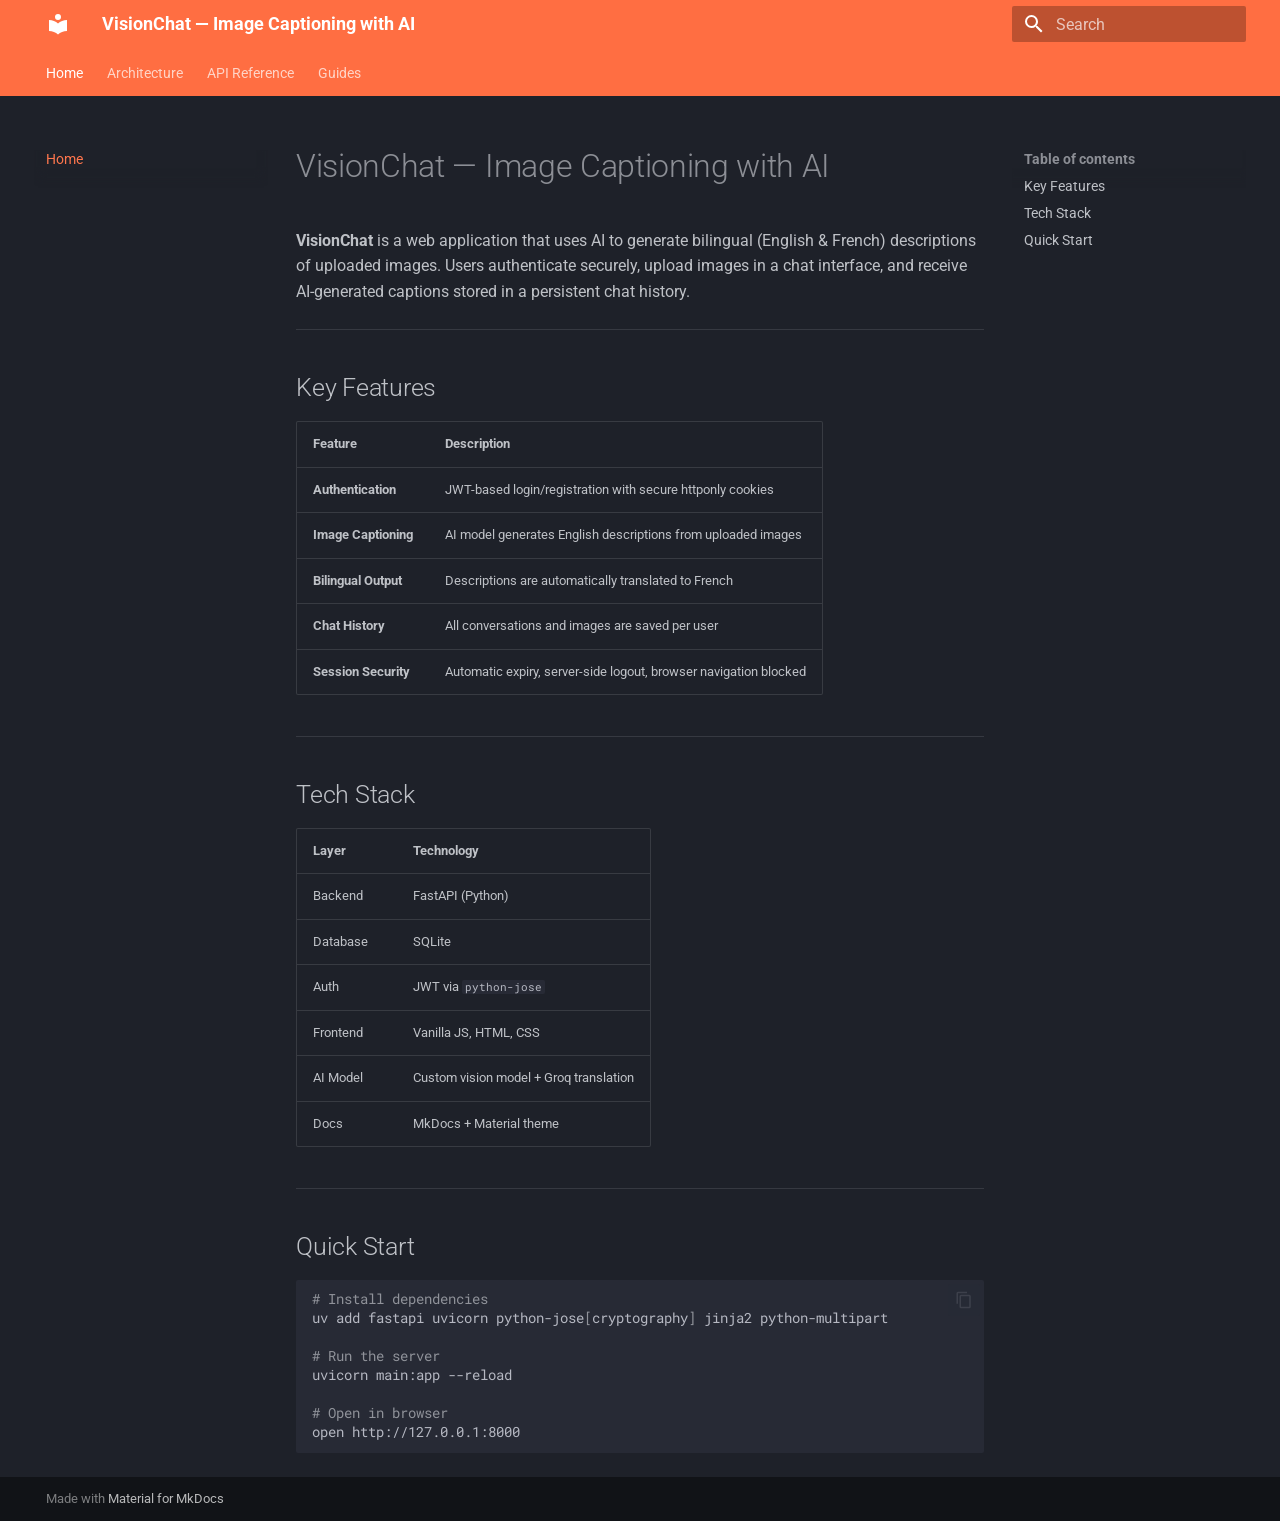
<file: site/index.html>
<!doctype html>
<html lang="en" class="no-js">
  <head>
    
      <meta charset="utf-8">
      <meta name="viewport" content="width=device-width,initial-scale=1">
      
        <meta name="description" content="Documentation for the VisionChat image captioning application">
      
      
        <meta name="author" content="Mohammad Haris">
      
      
      
      
        <link rel="next" href="architecture/overview/">
      
      
        
      
      
      <link rel="icon" href="assets/images/favicon.png">
      <meta name="generator" content="mkdocs-1.6.1, mkdocs-material-9.7.6">
    
    
      
        <title>VisionChat — Image Captioning with AI</title>
      
    
    
      <link rel="stylesheet" href="assets/stylesheets/main.484c7ddc.min.css">
      
        
        <link rel="stylesheet" href="assets/stylesheets/palette.ab4e12ef.min.css">
      
      


    
    
      
    
    
      
        
        
        <link rel="preconnect" href="https://fonts.gstatic.com" crossorigin>
        <link rel="stylesheet" href="https://fonts.googleapis.com/css?family=Roboto:300,300i,400,400i,700,700i%7CRoboto+Mono:400,400i,700,700i&display=fallback">
        <style>:root{--md-text-font:"Roboto";--md-code-font:"Roboto Mono"}</style>
      
    
    
    <script>__md_scope=new URL(".",location),__md_hash=e=>[...e].reduce(((e,_)=>(e<<5)-e+_.charCodeAt(0)),0),__md_get=(e,_=localStorage,t=__md_scope)=>JSON.parse(_.getItem(t.pathname+"."+e)),__md_set=(e,_,t=localStorage,a=__md_scope)=>{try{t.setItem(a.pathname+"."+e,JSON.stringify(_))}catch(e){}}</script>
    
      

    
    
  </head>
  
  
    
    
      
    
    
    
    
    <body dir="ltr" data-md-color-scheme="slate" data-md-color-primary="deep-orange" data-md-color-accent="orange">
  
    
    <input class="md-toggle" data-md-toggle="drawer" type="checkbox" id="__drawer" autocomplete="off">
    <input class="md-toggle" data-md-toggle="search" type="checkbox" id="__search" autocomplete="off">
    <label class="md-overlay" for="__drawer"></label>
    <div data-md-component="skip">
      
        
        <a href="#visionchat-image-captioning-with-ai" class="md-skip">
          Skip to content
        </a>
      
    </div>
    <div data-md-component="announce">
      
    </div>
    
    
      

<header class="md-header" data-md-component="header">
  <nav class="md-header__inner md-grid" aria-label="Header">
    <a href="." title="VisionChat — Image Captioning with AI" class="md-header__button md-logo" aria-label="VisionChat — Image Captioning with AI" data-md-component="logo">
      
  
  <svg xmlns="http://www.w3.org/2000/svg" viewBox="0 0 24 24"><path d="M12 8a3 3 0 0 0 3-3 3 3 0 0 0-3-3 3 3 0 0 0-3 3 3 3 0 0 0 3 3m0 3.54C9.64 9.35 6.5 8 3 8v11c3.5 0 6.64 1.35 9 3.54 2.36-2.19 5.5-3.54 9-3.54V8c-3.5 0-6.64 1.35-9 3.54"/></svg>

    </a>
    <label class="md-header__button md-icon" for="__drawer">
      
      <svg xmlns="http://www.w3.org/2000/svg" viewBox="0 0 24 24"><path d="M3 6h18v2H3zm0 5h18v2H3zm0 5h18v2H3z"/></svg>
    </label>
    <div class="md-header__title" data-md-component="header-title">
      <div class="md-header__ellipsis">
        <div class="md-header__topic">
          <span class="md-ellipsis">
            VisionChat — Image Captioning with AI
          </span>
        </div>
        <div class="md-header__topic" data-md-component="header-topic">
          <span class="md-ellipsis">
            
              Home
            
          </span>
        </div>
      </div>
    </div>
    
      
        <form class="md-header__option" data-md-component="palette">
  
    
    
    
    <input class="md-option" data-md-color-media="" data-md-color-scheme="slate" data-md-color-primary="deep-orange" data-md-color-accent="orange"  aria-hidden="true"  type="radio" name="__palette" id="__palette_0">
    
  
</form>
      
    
    
      <script>var palette=__md_get("__palette");if(palette&&palette.color){if("(prefers-color-scheme)"===palette.color.media){var media=matchMedia("(prefers-color-scheme: light)"),input=document.querySelector(media.matches?"[data-md-color-media='(prefers-color-scheme: light)']":"[data-md-color-media='(prefers-color-scheme: dark)']");palette.color.media=input.getAttribute("data-md-color-media"),palette.color.scheme=input.getAttribute("data-md-color-scheme"),palette.color.primary=input.getAttribute("data-md-color-primary"),palette.color.accent=input.getAttribute("data-md-color-accent")}for(var[key,value]of Object.entries(palette.color))document.body.setAttribute("data-md-color-"+key,value)}</script>
    
    
    
      
      
        <label class="md-header__button md-icon" for="__search">
          
          <svg xmlns="http://www.w3.org/2000/svg" viewBox="0 0 24 24"><path d="M9.5 3A6.5 6.5 0 0 1 16 9.5c0 1.61-.59 3.09-1.56 4.23l.27.27h.79l5 5-1.5 1.5-5-5v-.79l-.27-.27A6.52 6.52 0 0 1 9.5 16 6.5 6.5 0 0 1 3 9.5 6.5 6.5 0 0 1 9.5 3m0 2C7 5 5 7 5 9.5S7 14 9.5 14 14 12 14 9.5 12 5 9.5 5"/></svg>
        </label>
        <div class="md-search" data-md-component="search" role="dialog">
  <label class="md-search__overlay" for="__search"></label>
  <div class="md-search__inner" role="search">
    <form class="md-search__form" name="search">
      <input type="text" class="md-search__input" name="query" aria-label="Search" placeholder="Search" autocapitalize="off" autocorrect="off" autocomplete="off" spellcheck="false" data-md-component="search-query" required>
      <label class="md-search__icon md-icon" for="__search">
        
        <svg xmlns="http://www.w3.org/2000/svg" viewBox="0 0 24 24"><path d="M9.5 3A6.5 6.5 0 0 1 16 9.5c0 1.61-.59 3.09-1.56 4.23l.27.27h.79l5 5-1.5 1.5-5-5v-.79l-.27-.27A6.52 6.52 0 0 1 9.5 16 6.5 6.5 0 0 1 3 9.5 6.5 6.5 0 0 1 9.5 3m0 2C7 5 5 7 5 9.5S7 14 9.5 14 14 12 14 9.5 12 5 9.5 5"/></svg>
        
        <svg xmlns="http://www.w3.org/2000/svg" viewBox="0 0 24 24"><path d="M20 11v2H8l5.5 5.5-1.42 1.42L4.16 12l7.92-7.92L13.5 5.5 8 11z"/></svg>
      </label>
      <nav class="md-search__options" aria-label="Search">
        
        <button type="reset" class="md-search__icon md-icon" title="Clear" aria-label="Clear" tabindex="-1">
          
          <svg xmlns="http://www.w3.org/2000/svg" viewBox="0 0 24 24"><path d="M19 6.41 17.59 5 12 10.59 6.41 5 5 6.41 10.59 12 5 17.59 6.41 19 12 13.41 17.59 19 19 17.59 13.41 12z"/></svg>
        </button>
      </nav>
      
    </form>
    <div class="md-search__output">
      <div class="md-search__scrollwrap" tabindex="0" data-md-scrollfix>
        <div class="md-search-result" data-md-component="search-result">
          <div class="md-search-result__meta">
            Initializing search
          </div>
          <ol class="md-search-result__list" role="presentation"></ol>
        </div>
      </div>
    </div>
  </div>
</div>
      
    
    
  </nav>
  
</header>
    
    <div class="md-container" data-md-component="container">
      
      
        
          
            
<nav class="md-tabs" aria-label="Tabs" data-md-component="tabs">
  <div class="md-grid">
    <ul class="md-tabs__list">
      
        
  
  
  
    
  
  
    <li class="md-tabs__item md-tabs__item--active">
      <a href="." class="md-tabs__link">
        
  
  
    
  
  Home

      </a>
    </li>
  

      
        
  
  
  
  
    
    
      <li class="md-tabs__item">
        <a href="architecture/overview/" class="md-tabs__link">
          
  
  
  Architecture

        </a>
      </li>
    
  

      
        
  
  
  
  
    
    
      <li class="md-tabs__item">
        <a href="api/auth/" class="md-tabs__link">
          
  
  
  API Reference

        </a>
      </li>
    
  

      
        
  
  
  
  
    
    
      <li class="md-tabs__item">
        <a href="guides/getting-started/" class="md-tabs__link">
          
  
  
  Guides

        </a>
      </li>
    
  

      
    </ul>
  </div>
</nav>
          
        
      
      <main class="md-main" data-md-component="main">
        <div class="md-main__inner md-grid">
          
            
              
              <div class="md-sidebar md-sidebar--primary" data-md-component="sidebar" data-md-type="navigation" >
                <div class="md-sidebar__scrollwrap">
                  <div class="md-sidebar__inner">
                    


  


<nav class="md-nav md-nav--primary md-nav--lifted" aria-label="Navigation" data-md-level="0">
  <label class="md-nav__title" for="__drawer">
    <a href="." title="VisionChat — Image Captioning with AI" class="md-nav__button md-logo" aria-label="VisionChat — Image Captioning with AI" data-md-component="logo">
      
  
  <svg xmlns="http://www.w3.org/2000/svg" viewBox="0 0 24 24"><path d="M12 8a3 3 0 0 0 3-3 3 3 0 0 0-3-3 3 3 0 0 0-3 3 3 3 0 0 0 3 3m0 3.54C9.64 9.35 6.5 8 3 8v11c3.5 0 6.64 1.35 9 3.54 2.36-2.19 5.5-3.54 9-3.54V8c-3.5 0-6.64 1.35-9 3.54"/></svg>

    </a>
    VisionChat — Image Captioning with AI
  </label>
  
  <ul class="md-nav__list" data-md-scrollfix>
    
      
      
  
  
    
  
  
  
    <li class="md-nav__item md-nav__item--active">
      
      <input class="md-nav__toggle md-toggle" type="checkbox" id="__toc">
      
      
        
      
      
        <label class="md-nav__link md-nav__link--active" for="__toc">
          
  
  
  <span class="md-ellipsis">
    
  
    Home
  

    
  </span>
  
  

          <span class="md-nav__icon md-icon"></span>
        </label>
      
      <a href="." class="md-nav__link md-nav__link--active">
        
  
  
  <span class="md-ellipsis">
    
  
    Home
  

    
  </span>
  
  

      </a>
      
        

<nav class="md-nav md-nav--secondary" aria-label="Table of contents">
  
  
  
    
  
  
    <label class="md-nav__title" for="__toc">
      <span class="md-nav__icon md-icon"></span>
      Table of contents
    </label>
    <ul class="md-nav__list" data-md-component="toc" data-md-scrollfix>
      
        <li class="md-nav__item">
  <a href="#key-features" class="md-nav__link">
    <span class="md-ellipsis">
      
        Key Features
      
    </span>
  </a>
  
</li>
      
        <li class="md-nav__item">
  <a href="#tech-stack" class="md-nav__link">
    <span class="md-ellipsis">
      
        Tech Stack
      
    </span>
  </a>
  
</li>
      
        <li class="md-nav__item">
  <a href="#quick-start" class="md-nav__link">
    <span class="md-ellipsis">
      
        Quick Start
      
    </span>
  </a>
  
</li>
      
    </ul>
  
</nav>
      
    </li>
  

    
      
      
  
  
  
  
    
    
    
    
      
      
        
      
    
    
    <li class="md-nav__item md-nav__item--nested">
      
        
        
        <input class="md-nav__toggle md-toggle " type="checkbox" id="__nav_2" >
        
          
          <label class="md-nav__link" for="__nav_2" id="__nav_2_label" tabindex="0">
            
  
  
  <span class="md-ellipsis">
    
  
    Architecture
  

    
  </span>
  
  

            <span class="md-nav__icon md-icon"></span>
          </label>
        
        <nav class="md-nav" data-md-level="1" aria-labelledby="__nav_2_label" aria-expanded="false">
          <label class="md-nav__title" for="__nav_2">
            <span class="md-nav__icon md-icon"></span>
            
  
    Architecture
  

          </label>
          <ul class="md-nav__list" data-md-scrollfix>
            
              
                
  
  
  
  
    <li class="md-nav__item">
      <a href="architecture/overview/" class="md-nav__link">
        
  
  
  <span class="md-ellipsis">
    
  
    Overview
  

    
  </span>
  
  

      </a>
    </li>
  

              
            
              
                
  
  
  
  
    <li class="md-nav__item">
      <a href="architecture/flow/" class="md-nav__link">
        
  
  
  <span class="md-ellipsis">
    
  
    Flow Diagram
  

    
  </span>
  
  

      </a>
    </li>
  

              
            
              
                
  
  
  
  
    <li class="md-nav__item">
      <a href="architecture/sequences/" class="md-nav__link">
        
  
  
  <span class="md-ellipsis">
    
  
    Sequence Diagrams
  

    
  </span>
  
  

      </a>
    </li>
  

              
            
              
                
  
  
  
  
    <li class="md-nav__item">
      <a href="architecture/database/" class="md-nav__link">
        
  
  
  <span class="md-ellipsis">
    
  
    Database Schema
  

    
  </span>
  
  

      </a>
    </li>
  

              
            
          </ul>
        </nav>
      
    </li>
  

    
      
      
  
  
  
  
    
    
    
    
      
      
        
      
    
    
    <li class="md-nav__item md-nav__item--nested">
      
        
        
        <input class="md-nav__toggle md-toggle " type="checkbox" id="__nav_3" >
        
          
          <label class="md-nav__link" for="__nav_3" id="__nav_3_label" tabindex="0">
            
  
  
  <span class="md-ellipsis">
    
  
    API Reference
  

    
  </span>
  
  

            <span class="md-nav__icon md-icon"></span>
          </label>
        
        <nav class="md-nav" data-md-level="1" aria-labelledby="__nav_3_label" aria-expanded="false">
          <label class="md-nav__title" for="__nav_3">
            <span class="md-nav__icon md-icon"></span>
            
  
    API Reference
  

          </label>
          <ul class="md-nav__list" data-md-scrollfix>
            
              
                
  
  
  
  
    <li class="md-nav__item">
      <a href="api/auth/" class="md-nav__link">
        
  
  
  <span class="md-ellipsis">
    
  
    Authentication
  

    
  </span>
  
  

      </a>
    </li>
  

              
            
              
                
  
  
  
  
    <li class="md-nav__item">
      <a href="api/chat/" class="md-nav__link">
        
  
  
  <span class="md-ellipsis">
    
  
    Chat
  

    
  </span>
  
  

      </a>
    </li>
  

              
            
              
                
  
  
  
  
    <li class="md-nav__item">
      <a href="api/predict/" class="md-nav__link">
        
  
  
  <span class="md-ellipsis">
    
  
    Prediction
  

    
  </span>
  
  

      </a>
    </li>
  

              
            
          </ul>
        </nav>
      
    </li>
  

    
      
      
  
  
  
  
    
    
    
    
      
      
        
      
    
    
    <li class="md-nav__item md-nav__item--nested">
      
        
        
        <input class="md-nav__toggle md-toggle " type="checkbox" id="__nav_4" >
        
          
          <label class="md-nav__link" for="__nav_4" id="__nav_4_label" tabindex="0">
            
  
  
  <span class="md-ellipsis">
    
  
    Guides
  

    
  </span>
  
  

            <span class="md-nav__icon md-icon"></span>
          </label>
        
        <nav class="md-nav" data-md-level="1" aria-labelledby="__nav_4_label" aria-expanded="false">
          <label class="md-nav__title" for="__nav_4">
            <span class="md-nav__icon md-icon"></span>
            
  
    Guides
  

          </label>
          <ul class="md-nav__list" data-md-scrollfix>
            
              
                
  
  
  
  
    <li class="md-nav__item">
      <a href="guides/getting-started/" class="md-nav__link">
        
  
  
  <span class="md-ellipsis">
    
  
    Getting Started
  

    
  </span>
  
  

      </a>
    </li>
  

              
            
              
                
  
  
  
  
    <li class="md-nav__item">
      <a href="guides/structure/" class="md-nav__link">
        
  
  
  <span class="md-ellipsis">
    
  
    Project Structure
  

    
  </span>
  
  

      </a>
    </li>
  

              
            
          </ul>
        </nav>
      
    </li>
  

    
  </ul>
</nav>
                  </div>
                </div>
              </div>
            
            
              
              <div class="md-sidebar md-sidebar--secondary" data-md-component="sidebar" data-md-type="toc" >
                <div class="md-sidebar__scrollwrap">
                  <div class="md-sidebar__inner">
                    

<nav class="md-nav md-nav--secondary" aria-label="Table of contents">
  
  
  
    
  
  
    <label class="md-nav__title" for="__toc">
      <span class="md-nav__icon md-icon"></span>
      Table of contents
    </label>
    <ul class="md-nav__list" data-md-component="toc" data-md-scrollfix>
      
        <li class="md-nav__item">
  <a href="#key-features" class="md-nav__link">
    <span class="md-ellipsis">
      
        Key Features
      
    </span>
  </a>
  
</li>
      
        <li class="md-nav__item">
  <a href="#tech-stack" class="md-nav__link">
    <span class="md-ellipsis">
      
        Tech Stack
      
    </span>
  </a>
  
</li>
      
        <li class="md-nav__item">
  <a href="#quick-start" class="md-nav__link">
    <span class="md-ellipsis">
      
        Quick Start
      
    </span>
  </a>
  
</li>
      
    </ul>
  
</nav>
                  </div>
                </div>
              </div>
            
          
          
            <div class="md-content" data-md-component="content">
              
              <article class="md-content__inner md-typeset">
                
                  



<h1 id="visionchat-image-captioning-with-ai">VisionChat — Image Captioning with AI</h1>
<p><strong>VisionChat</strong> is a web application that uses AI to generate bilingual (English &amp; French) descriptions of uploaded images. Users authenticate securely, upload images in a chat interface, and receive AI-generated captions stored in a persistent chat history.</p>
<hr />
<h2 id="key-features">Key Features</h2>
<table>
<thead>
<tr>
<th>Feature</th>
<th>Description</th>
</tr>
</thead>
<tbody>
<tr>
<td><strong>Authentication</strong></td>
<td>JWT-based login/registration with secure httponly cookies</td>
</tr>
<tr>
<td><strong>Image Captioning</strong></td>
<td>AI model generates English descriptions from uploaded images</td>
</tr>
<tr>
<td><strong>Bilingual Output</strong></td>
<td>Descriptions are automatically translated to French</td>
</tr>
<tr>
<td><strong>Chat History</strong></td>
<td>All conversations and images are saved per user</td>
</tr>
<tr>
<td><strong>Session Security</strong></td>
<td>Automatic expiry, server-side logout, browser navigation blocked</td>
</tr>
</tbody>
</table>
<hr />
<h2 id="tech-stack">Tech Stack</h2>
<table>
<thead>
<tr>
<th>Layer</th>
<th>Technology</th>
</tr>
</thead>
<tbody>
<tr>
<td>Backend</td>
<td>FastAPI (Python)</td>
</tr>
<tr>
<td>Database</td>
<td>SQLite</td>
</tr>
<tr>
<td>Auth</td>
<td>JWT via <code>python-jose</code></td>
</tr>
<tr>
<td>Frontend</td>
<td>Vanilla JS, HTML, CSS</td>
</tr>
<tr>
<td>AI Model</td>
<td>Custom vision model + Groq translation</td>
</tr>
<tr>
<td>Docs</td>
<td>MkDocs + Material theme</td>
</tr>
</tbody>
</table>
<hr />
<h2 id="quick-start">Quick Start</h2>
<div class="highlight"><pre><span></span><code><a id="__codelineno-0-1" name="__codelineno-0-1" href="#__codelineno-0-1"></a><span class="c1"># Install dependencies</span>
<a id="__codelineno-0-2" name="__codelineno-0-2" href="#__codelineno-0-2"></a>uv<span class="w"> </span>add<span class="w"> </span>fastapi<span class="w"> </span>uvicorn<span class="w"> </span>python-jose<span class="o">[</span>cryptography<span class="o">]</span><span class="w"> </span>jinja2<span class="w"> </span>python-multipart
<a id="__codelineno-0-3" name="__codelineno-0-3" href="#__codelineno-0-3"></a>
<a id="__codelineno-0-4" name="__codelineno-0-4" href="#__codelineno-0-4"></a><span class="c1"># Run the server</span>
<a id="__codelineno-0-5" name="__codelineno-0-5" href="#__codelineno-0-5"></a>uvicorn<span class="w"> </span>main:app<span class="w"> </span>--reload
<a id="__codelineno-0-6" name="__codelineno-0-6" href="#__codelineno-0-6"></a>
<a id="__codelineno-0-7" name="__codelineno-0-7" href="#__codelineno-0-7"></a><span class="c1"># Open in browser</span>
<a id="__codelineno-0-8" name="__codelineno-0-8" href="#__codelineno-0-8"></a>open<span class="w"> </span>http://127.0.0.1:8000
</code></pre></div>












                
              </article>
            </div>
          
          
<script>var target=document.getElementById(location.hash.slice(1));target&&target.name&&(target.checked=target.name.startsWith("__tabbed_"))</script>
        </div>
        
          <button type="button" class="md-top md-icon" data-md-component="top" hidden>
  
  <svg xmlns="http://www.w3.org/2000/svg" viewBox="0 0 24 24"><path d="M13 20h-2V8l-5.5 5.5-1.42-1.42L12 4.16l7.92 7.92-1.42 1.42L13 8z"/></svg>
  Back to top
</button>
        
      </main>
      
        <footer class="md-footer">
  
  <div class="md-footer-meta md-typeset">
    <div class="md-footer-meta__inner md-grid">
      <div class="md-copyright">
  
  
    Made with
    <a href="https://squidfunk.github.io/mkdocs-material/" target="_blank" rel="noopener">
      Material for MkDocs
    </a>
  
</div>
      
    </div>
  </div>
</footer>
      
    </div>
    <div class="md-dialog" data-md-component="dialog">
      <div class="md-dialog__inner md-typeset"></div>
    </div>
    
    
    
      
      
      <script id="__config" type="application/json">{"annotate": null, "base": ".", "features": ["navigation.tabs", "navigation.sections", "navigation.top", "content.code.annotate", "content.code.copy"], "search": "assets/javascripts/workers/search.2c215733.min.js", "tags": null, "translations": {"clipboard.copied": "Copied to clipboard", "clipboard.copy": "Copy to clipboard", "search.result.more.one": "1 more on this page", "search.result.more.other": "# more on this page", "search.result.none": "No matching documents", "search.result.one": "1 matching document", "search.result.other": "# matching documents", "search.result.placeholder": "Type to start searching", "search.result.term.missing": "Missing", "select.version": "Select version"}, "version": null}</script>
    
    
      <script src="assets/javascripts/bundle.79ae519e.min.js"></script>
      
    
  </body>
</html>
</file>
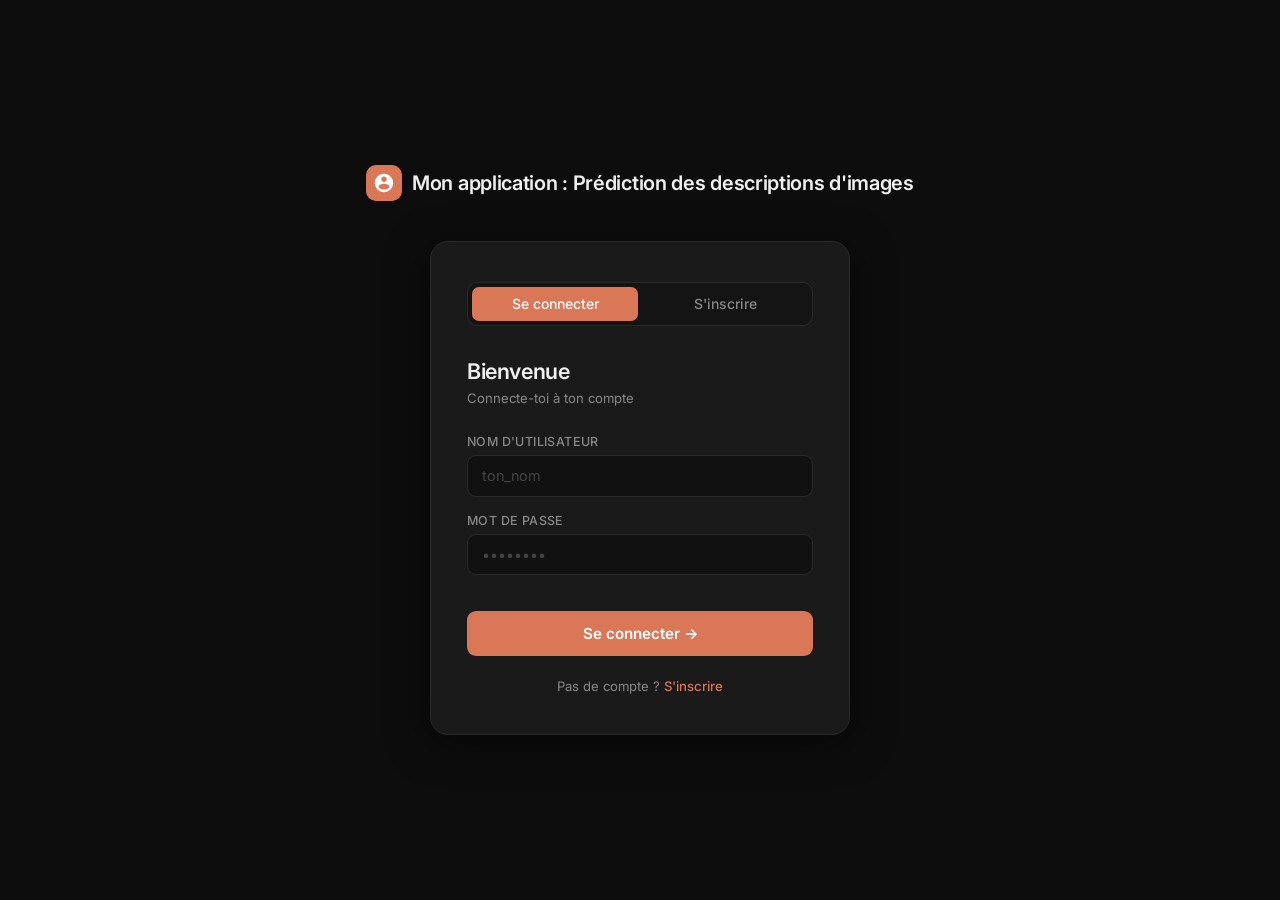
<file: template/index.html>
<!DOCTYPE html>
<html lang="fr">
<head>
  <meta charset="UTF-8" />
  <meta name="viewport" content="width=device-width, initial-scale=1.0"/>
  <title>Connexion / Inscription</title>
  <link rel="stylesheet" href="/static/login.css">
</head>
<body>

  <div class="logo">
    <div class="logo-icon">
      <svg viewBox="0 0 24 24">
        <path d="M12 2C6.48 2 2 6.48 2 12s4.48 10 10 10
          10-4.48 10-10S17.52 2 12 2zm0 3c1.66 0 3 1.34 3
          3s-1.34 3-3 3-3-1.34-3-3 1.34-3 3-3zm0 14.2c-2.5
          0-4.71-1.28-6-3.22.03-1.99 4-3.08 6-3.08 1.99 0
          5.97 1.09 6 3.08-1.29 1.94-3.5 3.22-6 3.22z"/>
      </svg>
    </div>
    <span class="logo-name">
      Mon application : Prédiction des descriptions d'images
    </span>
  </div>

  <div class="card">

    <div class="tabs">
      <button class="tab-btn active" id="tab-login" onclick="showPanel('login')">
        Se connecter
      </button>
      <button class="tab-btn" id="tab-signup" onclick="showPanel('signup')">
        S'inscrire
      </button>
    </div>

    <!-- LOGIN -->
    <div id="panel-login" class="panel active">
      <h2>Bienvenue</h2>
      <p class="sub">Connecte-toi à ton compte</p>

      <div id="login-success" class="success-banner"></div>

      <div class="field">
        <label>Nom d'utilisateur</label>
        <input id="login-user" type="text" placeholder="ton_nom">
      </div>

      <div class="field">
        <label>Mot de passe</label>
        <input id="login-pass" type="password" placeholder="••••••••">
        <p id="login-err" class="error-msg">
          Nom d'utilisateur ou mot de passe incorrect
        </p>
      </div>

      <button class="btn-primary" onclick="handleLogin()">
        Se connecter →
      </button>

      <p class="switch-hint">
        Pas de compte ?
        <a href="#" onclick="showPanel('signup')">S'inscrire</a>
      </p>
    </div>

    <!-- SIGNUP -->
    <div id="panel-signup" class="panel">
      <h2>Créer un compte</h2>

      <div class="row">
        <div class="field">
          <label>Prénom</label>
          <input id="su-fname" type="text" placeholder="entrez ton prénom">
        </div>
        <div class="field">
          <label>Nom</label>
          <input id="su-lname" type="text" placeholder="entrez ton nom">
        </div>
      </div>

      <div class="field">
        <label>Nom d'utilisateur</label>
        <input id="su-user" type="text" placeholder="nom d'utilisateur">
      </div>

      <div class="field">
        <label>Mot de passe</label>
        <input id="su-pass" type="password" placeholder="entrez le mot de passe">
      </div>

      <div class="field">
        <label>Confirmer mot de passe</label>
        <input id="su-pass2" type="password" placeholder="confirmer le mot de passe">
        <p id="su-err" class="error-msg"></p>
      </div>

      <button class="btn-primary" onclick="handleSignup()">
        S'enregistrer →
      </button>

      <p class="switch-hint">
        Déjà un compte ?
        <a href="#" onclick="showPanel('login')">Se connecter</a>
      </p>
    </div>

  </div>
  <script defer src="/static/login.js"></script>
</body>
</html>
</file>
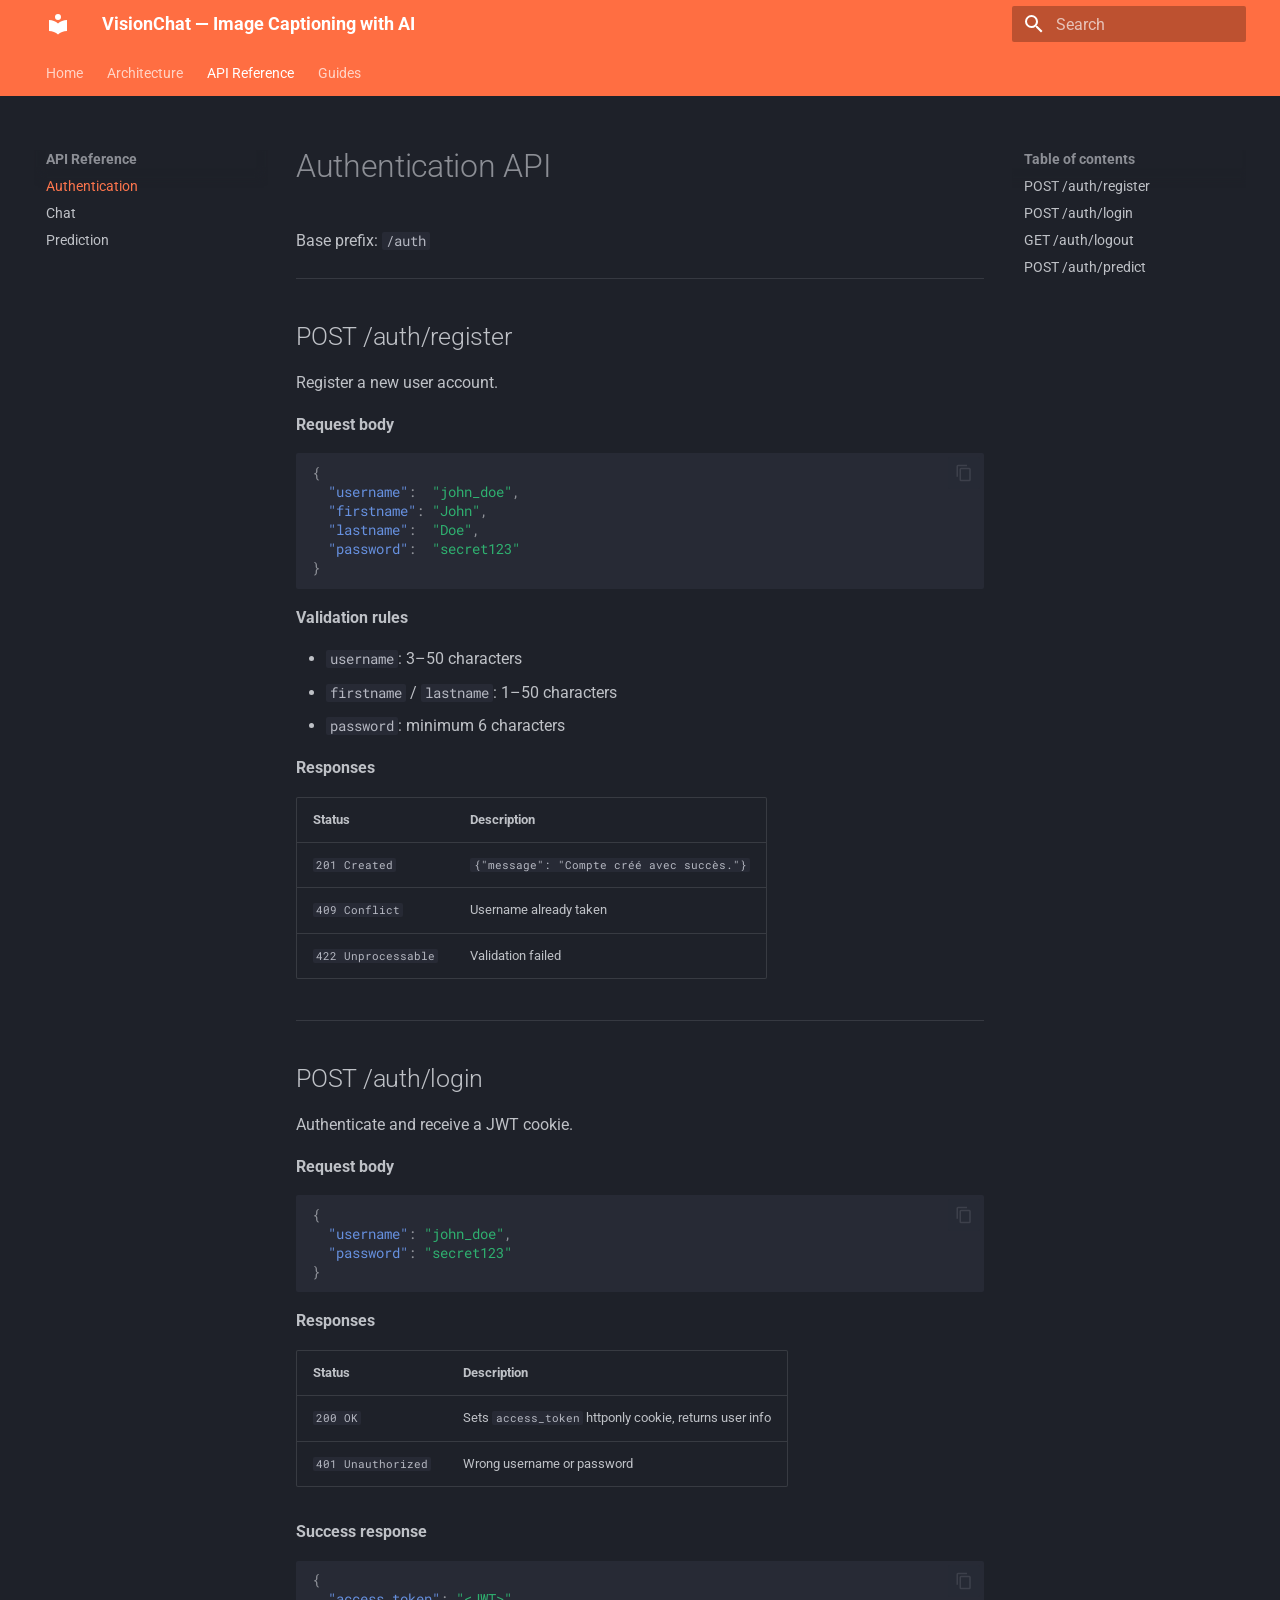
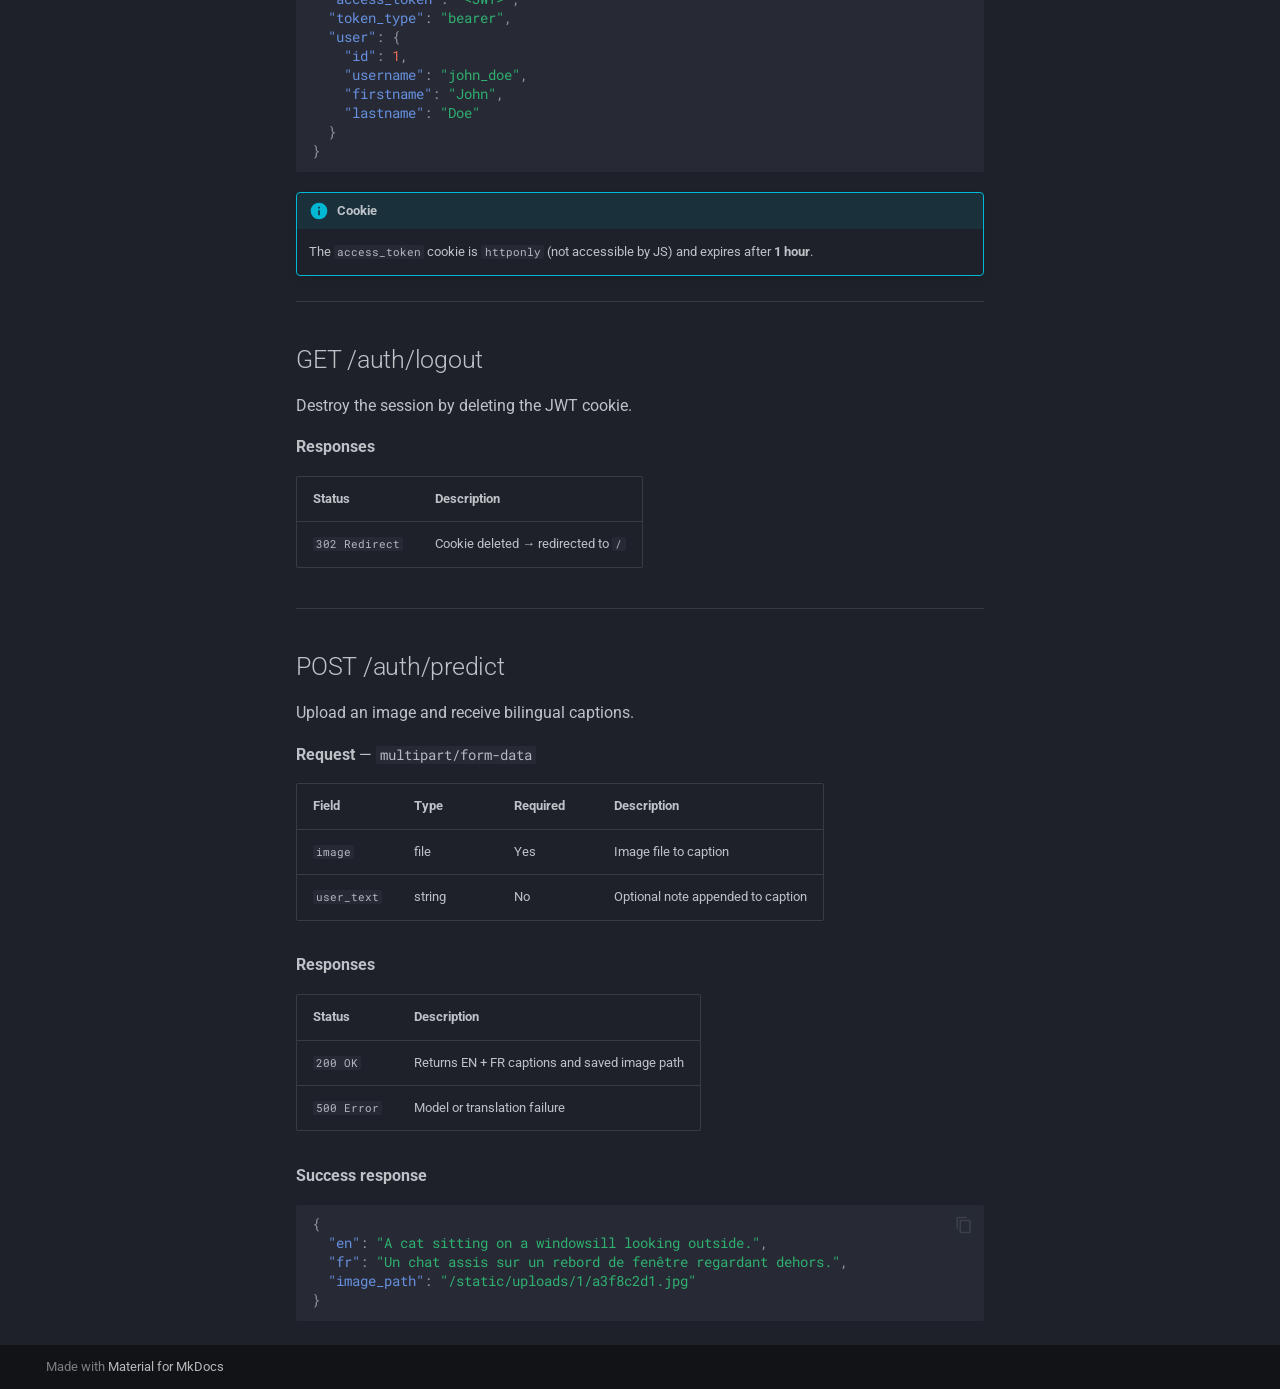
<file: site/api/auth/index.html>
<!doctype html>
<html lang="en" class="no-js">
  <head>
    
      <meta charset="utf-8">
      <meta name="viewport" content="width=device-width,initial-scale=1">
      
        <meta name="description" content="Documentation for the VisionChat image captioning application">
      
      
        <meta name="author" content="Mohammad Haris">
      
      
      
        <link rel="prev" href="../../architecture/database/">
      
      
        <link rel="next" href="../chat/">
      
      
        
      
      
      <link rel="icon" href="../../assets/images/favicon.png">
      <meta name="generator" content="mkdocs-1.6.1, mkdocs-material-9.7.6">
    
    
      
        <title>Authentication - VisionChat — Image Captioning with AI</title>
      
    
    
      <link rel="stylesheet" href="../../assets/stylesheets/main.484c7ddc.min.css">
      
        
        <link rel="stylesheet" href="../../assets/stylesheets/palette.ab4e12ef.min.css">
      
      


    
    
      
    
    
      
        
        
        <link rel="preconnect" href="https://fonts.gstatic.com" crossorigin>
        <link rel="stylesheet" href="https://fonts.googleapis.com/css?family=Roboto:300,300i,400,400i,700,700i%7CRoboto+Mono:400,400i,700,700i&display=fallback">
        <style>:root{--md-text-font:"Roboto";--md-code-font:"Roboto Mono"}</style>
      
    
    
    <script>__md_scope=new URL("../..",location),__md_hash=e=>[...e].reduce(((e,_)=>(e<<5)-e+_.charCodeAt(0)),0),__md_get=(e,_=localStorage,t=__md_scope)=>JSON.parse(_.getItem(t.pathname+"."+e)),__md_set=(e,_,t=localStorage,a=__md_scope)=>{try{t.setItem(a.pathname+"."+e,JSON.stringify(_))}catch(e){}}</script>
    
      

    
    
  </head>
  
  
    
    
      
    
    
    
    
    <body dir="ltr" data-md-color-scheme="slate" data-md-color-primary="deep-orange" data-md-color-accent="orange">
  
    
    <input class="md-toggle" data-md-toggle="drawer" type="checkbox" id="__drawer" autocomplete="off">
    <input class="md-toggle" data-md-toggle="search" type="checkbox" id="__search" autocomplete="off">
    <label class="md-overlay" for="__drawer"></label>
    <div data-md-component="skip">
      
        
        <a href="#authentication-api" class="md-skip">
          Skip to content
        </a>
      
    </div>
    <div data-md-component="announce">
      
    </div>
    
    
      

<header class="md-header" data-md-component="header">
  <nav class="md-header__inner md-grid" aria-label="Header">
    <a href="../.." title="VisionChat — Image Captioning with AI" class="md-header__button md-logo" aria-label="VisionChat — Image Captioning with AI" data-md-component="logo">
      
  
  <svg xmlns="http://www.w3.org/2000/svg" viewBox="0 0 24 24"><path d="M12 8a3 3 0 0 0 3-3 3 3 0 0 0-3-3 3 3 0 0 0-3 3 3 3 0 0 0 3 3m0 3.54C9.64 9.35 6.5 8 3 8v11c3.5 0 6.64 1.35 9 3.54 2.36-2.19 5.5-3.54 9-3.54V8c-3.5 0-6.64 1.35-9 3.54"/></svg>

    </a>
    <label class="md-header__button md-icon" for="__drawer">
      
      <svg xmlns="http://www.w3.org/2000/svg" viewBox="0 0 24 24"><path d="M3 6h18v2H3zm0 5h18v2H3zm0 5h18v2H3z"/></svg>
    </label>
    <div class="md-header__title" data-md-component="header-title">
      <div class="md-header__ellipsis">
        <div class="md-header__topic">
          <span class="md-ellipsis">
            VisionChat — Image Captioning with AI
          </span>
        </div>
        <div class="md-header__topic" data-md-component="header-topic">
          <span class="md-ellipsis">
            
              Authentication
            
          </span>
        </div>
      </div>
    </div>
    
      
        <form class="md-header__option" data-md-component="palette">
  
    
    
    
    <input class="md-option" data-md-color-media="" data-md-color-scheme="slate" data-md-color-primary="deep-orange" data-md-color-accent="orange"  aria-hidden="true"  type="radio" name="__palette" id="__palette_0">
    
  
</form>
      
    
    
      <script>var palette=__md_get("__palette");if(palette&&palette.color){if("(prefers-color-scheme)"===palette.color.media){var media=matchMedia("(prefers-color-scheme: light)"),input=document.querySelector(media.matches?"[data-md-color-media='(prefers-color-scheme: light)']":"[data-md-color-media='(prefers-color-scheme: dark)']");palette.color.media=input.getAttribute("data-md-color-media"),palette.color.scheme=input.getAttribute("data-md-color-scheme"),palette.color.primary=input.getAttribute("data-md-color-primary"),palette.color.accent=input.getAttribute("data-md-color-accent")}for(var[key,value]of Object.entries(palette.color))document.body.setAttribute("data-md-color-"+key,value)}</script>
    
    
    
      
      
        <label class="md-header__button md-icon" for="__search">
          
          <svg xmlns="http://www.w3.org/2000/svg" viewBox="0 0 24 24"><path d="M9.5 3A6.5 6.5 0 0 1 16 9.5c0 1.61-.59 3.09-1.56 4.23l.27.27h.79l5 5-1.5 1.5-5-5v-.79l-.27-.27A6.52 6.52 0 0 1 9.5 16 6.5 6.5 0 0 1 3 9.5 6.5 6.5 0 0 1 9.5 3m0 2C7 5 5 7 5 9.5S7 14 9.5 14 14 12 14 9.5 12 5 9.5 5"/></svg>
        </label>
        <div class="md-search" data-md-component="search" role="dialog">
  <label class="md-search__overlay" for="__search"></label>
  <div class="md-search__inner" role="search">
    <form class="md-search__form" name="search">
      <input type="text" class="md-search__input" name="query" aria-label="Search" placeholder="Search" autocapitalize="off" autocorrect="off" autocomplete="off" spellcheck="false" data-md-component="search-query" required>
      <label class="md-search__icon md-icon" for="__search">
        
        <svg xmlns="http://www.w3.org/2000/svg" viewBox="0 0 24 24"><path d="M9.5 3A6.5 6.5 0 0 1 16 9.5c0 1.61-.59 3.09-1.56 4.23l.27.27h.79l5 5-1.5 1.5-5-5v-.79l-.27-.27A6.52 6.52 0 0 1 9.5 16 6.5 6.5 0 0 1 3 9.5 6.5 6.5 0 0 1 9.5 3m0 2C7 5 5 7 5 9.5S7 14 9.5 14 14 12 14 9.5 12 5 9.5 5"/></svg>
        
        <svg xmlns="http://www.w3.org/2000/svg" viewBox="0 0 24 24"><path d="M20 11v2H8l5.5 5.5-1.42 1.42L4.16 12l7.92-7.92L13.5 5.5 8 11z"/></svg>
      </label>
      <nav class="md-search__options" aria-label="Search">
        
        <button type="reset" class="md-search__icon md-icon" title="Clear" aria-label="Clear" tabindex="-1">
          
          <svg xmlns="http://www.w3.org/2000/svg" viewBox="0 0 24 24"><path d="M19 6.41 17.59 5 12 10.59 6.41 5 5 6.41 10.59 12 5 17.59 6.41 19 12 13.41 17.59 19 19 17.59 13.41 12z"/></svg>
        </button>
      </nav>
      
    </form>
    <div class="md-search__output">
      <div class="md-search__scrollwrap" tabindex="0" data-md-scrollfix>
        <div class="md-search-result" data-md-component="search-result">
          <div class="md-search-result__meta">
            Initializing search
          </div>
          <ol class="md-search-result__list" role="presentation"></ol>
        </div>
      </div>
    </div>
  </div>
</div>
      
    
    
  </nav>
  
</header>
    
    <div class="md-container" data-md-component="container">
      
      
        
          
            
<nav class="md-tabs" aria-label="Tabs" data-md-component="tabs">
  <div class="md-grid">
    <ul class="md-tabs__list">
      
        
  
  
  
  
    <li class="md-tabs__item">
      <a href="../.." class="md-tabs__link">
        
  
  
    
  
  Home

      </a>
    </li>
  

      
        
  
  
  
  
    
    
      <li class="md-tabs__item">
        <a href="../../architecture/overview/" class="md-tabs__link">
          
  
  
  Architecture

        </a>
      </li>
    
  

      
        
  
  
  
    
  
  
    
    
      <li class="md-tabs__item md-tabs__item--active">
        <a href="./" class="md-tabs__link">
          
  
  
  API Reference

        </a>
      </li>
    
  

      
        
  
  
  
  
    
    
      <li class="md-tabs__item">
        <a href="../../guides/getting-started/" class="md-tabs__link">
          
  
  
  Guides

        </a>
      </li>
    
  

      
    </ul>
  </div>
</nav>
          
        
      
      <main class="md-main" data-md-component="main">
        <div class="md-main__inner md-grid">
          
            
              
              <div class="md-sidebar md-sidebar--primary" data-md-component="sidebar" data-md-type="navigation" >
                <div class="md-sidebar__scrollwrap">
                  <div class="md-sidebar__inner">
                    


  


<nav class="md-nav md-nav--primary md-nav--lifted" aria-label="Navigation" data-md-level="0">
  <label class="md-nav__title" for="__drawer">
    <a href="../.." title="VisionChat — Image Captioning with AI" class="md-nav__button md-logo" aria-label="VisionChat — Image Captioning with AI" data-md-component="logo">
      
  
  <svg xmlns="http://www.w3.org/2000/svg" viewBox="0 0 24 24"><path d="M12 8a3 3 0 0 0 3-3 3 3 0 0 0-3-3 3 3 0 0 0-3 3 3 3 0 0 0 3 3m0 3.54C9.64 9.35 6.5 8 3 8v11c3.5 0 6.64 1.35 9 3.54 2.36-2.19 5.5-3.54 9-3.54V8c-3.5 0-6.64 1.35-9 3.54"/></svg>

    </a>
    VisionChat — Image Captioning with AI
  </label>
  
  <ul class="md-nav__list" data-md-scrollfix>
    
      
      
  
  
  
  
    <li class="md-nav__item">
      <a href="../.." class="md-nav__link">
        
  
  
  <span class="md-ellipsis">
    
  
    Home
  

    
  </span>
  
  

      </a>
    </li>
  

    
      
      
  
  
  
  
    
    
    
    
      
      
        
      
    
    
    <li class="md-nav__item md-nav__item--nested">
      
        
        
        <input class="md-nav__toggle md-toggle " type="checkbox" id="__nav_2" >
        
          
          <label class="md-nav__link" for="__nav_2" id="__nav_2_label" tabindex="0">
            
  
  
  <span class="md-ellipsis">
    
  
    Architecture
  

    
  </span>
  
  

            <span class="md-nav__icon md-icon"></span>
          </label>
        
        <nav class="md-nav" data-md-level="1" aria-labelledby="__nav_2_label" aria-expanded="false">
          <label class="md-nav__title" for="__nav_2">
            <span class="md-nav__icon md-icon"></span>
            
  
    Architecture
  

          </label>
          <ul class="md-nav__list" data-md-scrollfix>
            
              
                
  
  
  
  
    <li class="md-nav__item">
      <a href="../../architecture/overview/" class="md-nav__link">
        
  
  
  <span class="md-ellipsis">
    
  
    Overview
  

    
  </span>
  
  

      </a>
    </li>
  

              
            
              
                
  
  
  
  
    <li class="md-nav__item">
      <a href="../../architecture/flow/" class="md-nav__link">
        
  
  
  <span class="md-ellipsis">
    
  
    Flow Diagram
  

    
  </span>
  
  

      </a>
    </li>
  

              
            
              
                
  
  
  
  
    <li class="md-nav__item">
      <a href="../../architecture/sequences/" class="md-nav__link">
        
  
  
  <span class="md-ellipsis">
    
  
    Sequence Diagrams
  

    
  </span>
  
  

      </a>
    </li>
  

              
            
              
                
  
  
  
  
    <li class="md-nav__item">
      <a href="../../architecture/database/" class="md-nav__link">
        
  
  
  <span class="md-ellipsis">
    
  
    Database Schema
  

    
  </span>
  
  

      </a>
    </li>
  

              
            
          </ul>
        </nav>
      
    </li>
  

    
      
      
  
  
    
  
  
  
    
    
    
    
      
        
        
      
      
        
      
    
    
    <li class="md-nav__item md-nav__item--active md-nav__item--section md-nav__item--nested">
      
        
        
        <input class="md-nav__toggle md-toggle " type="checkbox" id="__nav_3" checked>
        
          
          <label class="md-nav__link" for="__nav_3" id="__nav_3_label" tabindex="">
            
  
  
  <span class="md-ellipsis">
    
  
    API Reference
  

    
  </span>
  
  

            <span class="md-nav__icon md-icon"></span>
          </label>
        
        <nav class="md-nav" data-md-level="1" aria-labelledby="__nav_3_label" aria-expanded="true">
          <label class="md-nav__title" for="__nav_3">
            <span class="md-nav__icon md-icon"></span>
            
  
    API Reference
  

          </label>
          <ul class="md-nav__list" data-md-scrollfix>
            
              
                
  
  
    
  
  
  
    <li class="md-nav__item md-nav__item--active">
      
      <input class="md-nav__toggle md-toggle" type="checkbox" id="__toc">
      
      
        
      
      
        <label class="md-nav__link md-nav__link--active" for="__toc">
          
  
  
  <span class="md-ellipsis">
    
  
    Authentication
  

    
  </span>
  
  

          <span class="md-nav__icon md-icon"></span>
        </label>
      
      <a href="./" class="md-nav__link md-nav__link--active">
        
  
  
  <span class="md-ellipsis">
    
  
    Authentication
  

    
  </span>
  
  

      </a>
      
        

<nav class="md-nav md-nav--secondary" aria-label="Table of contents">
  
  
  
    
  
  
    <label class="md-nav__title" for="__toc">
      <span class="md-nav__icon md-icon"></span>
      Table of contents
    </label>
    <ul class="md-nav__list" data-md-component="toc" data-md-scrollfix>
      
        <li class="md-nav__item">
  <a href="#post-authregister" class="md-nav__link">
    <span class="md-ellipsis">
      
        POST /auth/register
      
    </span>
  </a>
  
</li>
      
        <li class="md-nav__item">
  <a href="#post-authlogin" class="md-nav__link">
    <span class="md-ellipsis">
      
        POST /auth/login
      
    </span>
  </a>
  
</li>
      
        <li class="md-nav__item">
  <a href="#get-authlogout" class="md-nav__link">
    <span class="md-ellipsis">
      
        GET /auth/logout
      
    </span>
  </a>
  
</li>
      
        <li class="md-nav__item">
  <a href="#post-authpredict" class="md-nav__link">
    <span class="md-ellipsis">
      
        POST /auth/predict
      
    </span>
  </a>
  
</li>
      
    </ul>
  
</nav>
      
    </li>
  

              
            
              
                
  
  
  
  
    <li class="md-nav__item">
      <a href="../chat/" class="md-nav__link">
        
  
  
  <span class="md-ellipsis">
    
  
    Chat
  

    
  </span>
  
  

      </a>
    </li>
  

              
            
              
                
  
  
  
  
    <li class="md-nav__item">
      <a href="../predict/" class="md-nav__link">
        
  
  
  <span class="md-ellipsis">
    
  
    Prediction
  

    
  </span>
  
  

      </a>
    </li>
  

              
            
          </ul>
        </nav>
      
    </li>
  

    
      
      
  
  
  
  
    
    
    
    
      
      
        
      
    
    
    <li class="md-nav__item md-nav__item--nested">
      
        
        
        <input class="md-nav__toggle md-toggle " type="checkbox" id="__nav_4" >
        
          
          <label class="md-nav__link" for="__nav_4" id="__nav_4_label" tabindex="0">
            
  
  
  <span class="md-ellipsis">
    
  
    Guides
  

    
  </span>
  
  

            <span class="md-nav__icon md-icon"></span>
          </label>
        
        <nav class="md-nav" data-md-level="1" aria-labelledby="__nav_4_label" aria-expanded="false">
          <label class="md-nav__title" for="__nav_4">
            <span class="md-nav__icon md-icon"></span>
            
  
    Guides
  

          </label>
          <ul class="md-nav__list" data-md-scrollfix>
            
              
                
  
  
  
  
    <li class="md-nav__item">
      <a href="../../guides/getting-started/" class="md-nav__link">
        
  
  
  <span class="md-ellipsis">
    
  
    Getting Started
  

    
  </span>
  
  

      </a>
    </li>
  

              
            
              
                
  
  
  
  
    <li class="md-nav__item">
      <a href="../../guides/structure/" class="md-nav__link">
        
  
  
  <span class="md-ellipsis">
    
  
    Project Structure
  

    
  </span>
  
  

      </a>
    </li>
  

              
            
          </ul>
        </nav>
      
    </li>
  

    
  </ul>
</nav>
                  </div>
                </div>
              </div>
            
            
              
              <div class="md-sidebar md-sidebar--secondary" data-md-component="sidebar" data-md-type="toc" >
                <div class="md-sidebar__scrollwrap">
                  <div class="md-sidebar__inner">
                    

<nav class="md-nav md-nav--secondary" aria-label="Table of contents">
  
  
  
    
  
  
    <label class="md-nav__title" for="__toc">
      <span class="md-nav__icon md-icon"></span>
      Table of contents
    </label>
    <ul class="md-nav__list" data-md-component="toc" data-md-scrollfix>
      
        <li class="md-nav__item">
  <a href="#post-authregister" class="md-nav__link">
    <span class="md-ellipsis">
      
        POST /auth/register
      
    </span>
  </a>
  
</li>
      
        <li class="md-nav__item">
  <a href="#post-authlogin" class="md-nav__link">
    <span class="md-ellipsis">
      
        POST /auth/login
      
    </span>
  </a>
  
</li>
      
        <li class="md-nav__item">
  <a href="#get-authlogout" class="md-nav__link">
    <span class="md-ellipsis">
      
        GET /auth/logout
      
    </span>
  </a>
  
</li>
      
        <li class="md-nav__item">
  <a href="#post-authpredict" class="md-nav__link">
    <span class="md-ellipsis">
      
        POST /auth/predict
      
    </span>
  </a>
  
</li>
      
    </ul>
  
</nav>
                  </div>
                </div>
              </div>
            
          
          
            <div class="md-content" data-md-component="content">
              
              <article class="md-content__inner md-typeset">
                
                  



<h1 id="authentication-api">Authentication API</h1>
<p>Base prefix: <code>/auth</code></p>
<hr />
<h2 id="post-authregister">POST /auth/register</h2>
<p>Register a new user account.</p>
<p><strong>Request body</strong></p>
<div class="highlight"><pre><span></span><code><a id="__codelineno-0-1" name="__codelineno-0-1" href="#__codelineno-0-1"></a><span class="p">{</span>
<a id="__codelineno-0-2" name="__codelineno-0-2" href="#__codelineno-0-2"></a><span class="w">  </span><span class="nt">&quot;username&quot;</span><span class="p">:</span><span class="w">  </span><span class="s2">&quot;john_doe&quot;</span><span class="p">,</span>
<a id="__codelineno-0-3" name="__codelineno-0-3" href="#__codelineno-0-3"></a><span class="w">  </span><span class="nt">&quot;firstname&quot;</span><span class="p">:</span><span class="w"> </span><span class="s2">&quot;John&quot;</span><span class="p">,</span>
<a id="__codelineno-0-4" name="__codelineno-0-4" href="#__codelineno-0-4"></a><span class="w">  </span><span class="nt">&quot;lastname&quot;</span><span class="p">:</span><span class="w">  </span><span class="s2">&quot;Doe&quot;</span><span class="p">,</span>
<a id="__codelineno-0-5" name="__codelineno-0-5" href="#__codelineno-0-5"></a><span class="w">  </span><span class="nt">&quot;password&quot;</span><span class="p">:</span><span class="w">  </span><span class="s2">&quot;secret123&quot;</span>
<a id="__codelineno-0-6" name="__codelineno-0-6" href="#__codelineno-0-6"></a><span class="p">}</span>
</code></pre></div>
<p><strong>Validation rules</strong></p>
<ul>
<li><code>username</code>: 3–50 characters</li>
<li><code>firstname</code> / <code>lastname</code>: 1–50 characters</li>
<li><code>password</code>: minimum 6 characters</li>
</ul>
<p><strong>Responses</strong></p>
<table>
<thead>
<tr>
<th>Status</th>
<th>Description</th>
</tr>
</thead>
<tbody>
<tr>
<td><code>201 Created</code></td>
<td><code>{"message": "Compte créé avec succès."}</code></td>
</tr>
<tr>
<td><code>409 Conflict</code></td>
<td>Username already taken</td>
</tr>
<tr>
<td><code>422 Unprocessable</code></td>
<td>Validation failed</td>
</tr>
</tbody>
</table>
<hr />
<h2 id="post-authlogin">POST /auth/login</h2>
<p>Authenticate and receive a JWT cookie.</p>
<p><strong>Request body</strong></p>
<div class="highlight"><pre><span></span><code><a id="__codelineno-1-1" name="__codelineno-1-1" href="#__codelineno-1-1"></a><span class="p">{</span>
<a id="__codelineno-1-2" name="__codelineno-1-2" href="#__codelineno-1-2"></a><span class="w">  </span><span class="nt">&quot;username&quot;</span><span class="p">:</span><span class="w"> </span><span class="s2">&quot;john_doe&quot;</span><span class="p">,</span>
<a id="__codelineno-1-3" name="__codelineno-1-3" href="#__codelineno-1-3"></a><span class="w">  </span><span class="nt">&quot;password&quot;</span><span class="p">:</span><span class="w"> </span><span class="s2">&quot;secret123&quot;</span>
<a id="__codelineno-1-4" name="__codelineno-1-4" href="#__codelineno-1-4"></a><span class="p">}</span>
</code></pre></div>
<p><strong>Responses</strong></p>
<table>
<thead>
<tr>
<th>Status</th>
<th>Description</th>
</tr>
</thead>
<tbody>
<tr>
<td><code>200 OK</code></td>
<td>Sets <code>access_token</code> httponly cookie, returns user info</td>
</tr>
<tr>
<td><code>401 Unauthorized</code></td>
<td>Wrong username or password</td>
</tr>
</tbody>
</table>
<p><strong>Success response</strong></p>
<div class="highlight"><pre><span></span><code><a id="__codelineno-2-1" name="__codelineno-2-1" href="#__codelineno-2-1"></a><span class="p">{</span>
<a id="__codelineno-2-2" name="__codelineno-2-2" href="#__codelineno-2-2"></a><span class="w">  </span><span class="nt">&quot;access_token&quot;</span><span class="p">:</span><span class="w"> </span><span class="s2">&quot;&lt;JWT&gt;&quot;</span><span class="p">,</span>
<a id="__codelineno-2-3" name="__codelineno-2-3" href="#__codelineno-2-3"></a><span class="w">  </span><span class="nt">&quot;token_type&quot;</span><span class="p">:</span><span class="w"> </span><span class="s2">&quot;bearer&quot;</span><span class="p">,</span>
<a id="__codelineno-2-4" name="__codelineno-2-4" href="#__codelineno-2-4"></a><span class="w">  </span><span class="nt">&quot;user&quot;</span><span class="p">:</span><span class="w"> </span><span class="p">{</span>
<a id="__codelineno-2-5" name="__codelineno-2-5" href="#__codelineno-2-5"></a><span class="w">    </span><span class="nt">&quot;id&quot;</span><span class="p">:</span><span class="w"> </span><span class="mi">1</span><span class="p">,</span>
<a id="__codelineno-2-6" name="__codelineno-2-6" href="#__codelineno-2-6"></a><span class="w">    </span><span class="nt">&quot;username&quot;</span><span class="p">:</span><span class="w"> </span><span class="s2">&quot;john_doe&quot;</span><span class="p">,</span>
<a id="__codelineno-2-7" name="__codelineno-2-7" href="#__codelineno-2-7"></a><span class="w">    </span><span class="nt">&quot;firstname&quot;</span><span class="p">:</span><span class="w"> </span><span class="s2">&quot;John&quot;</span><span class="p">,</span>
<a id="__codelineno-2-8" name="__codelineno-2-8" href="#__codelineno-2-8"></a><span class="w">    </span><span class="nt">&quot;lastname&quot;</span><span class="p">:</span><span class="w"> </span><span class="s2">&quot;Doe&quot;</span>
<a id="__codelineno-2-9" name="__codelineno-2-9" href="#__codelineno-2-9"></a><span class="w">  </span><span class="p">}</span>
<a id="__codelineno-2-10" name="__codelineno-2-10" href="#__codelineno-2-10"></a><span class="p">}</span>
</code></pre></div>
<div class="admonition info">
<p class="admonition-title">Cookie</p>
<p>The <code>access_token</code> cookie is <code>httponly</code> (not accessible by JS) and expires after <strong>1 hour</strong>.</p>
</div>
<hr />
<h2 id="get-authlogout">GET /auth/logout</h2>
<p>Destroy the session by deleting the JWT cookie.</p>
<p><strong>Responses</strong></p>
<table>
<thead>
<tr>
<th>Status</th>
<th>Description</th>
</tr>
</thead>
<tbody>
<tr>
<td><code>302 Redirect</code></td>
<td>Cookie deleted → redirected to <code>/</code></td>
</tr>
</tbody>
</table>
<hr />
<h2 id="post-authpredict">POST /auth/predict</h2>
<p>Upload an image and receive bilingual captions.</p>
<p><strong>Request</strong> — <code>multipart/form-data</code></p>
<table>
<thead>
<tr>
<th>Field</th>
<th>Type</th>
<th>Required</th>
<th>Description</th>
</tr>
</thead>
<tbody>
<tr>
<td><code>image</code></td>
<td>file</td>
<td>Yes</td>
<td>Image file to caption</td>
</tr>
<tr>
<td><code>user_text</code></td>
<td>string</td>
<td>No</td>
<td>Optional note appended to caption</td>
</tr>
</tbody>
</table>
<p><strong>Responses</strong></p>
<table>
<thead>
<tr>
<th>Status</th>
<th>Description</th>
</tr>
</thead>
<tbody>
<tr>
<td><code>200 OK</code></td>
<td>Returns EN + FR captions and saved image path</td>
</tr>
<tr>
<td><code>500 Error</code></td>
<td>Model or translation failure</td>
</tr>
</tbody>
</table>
<p><strong>Success response</strong></p>
<div class="highlight"><pre><span></span><code><a id="__codelineno-3-1" name="__codelineno-3-1" href="#__codelineno-3-1"></a><span class="p">{</span>
<a id="__codelineno-3-2" name="__codelineno-3-2" href="#__codelineno-3-2"></a><span class="w">  </span><span class="nt">&quot;en&quot;</span><span class="p">:</span><span class="w"> </span><span class="s2">&quot;A cat sitting on a windowsill looking outside.&quot;</span><span class="p">,</span>
<a id="__codelineno-3-3" name="__codelineno-3-3" href="#__codelineno-3-3"></a><span class="w">  </span><span class="nt">&quot;fr&quot;</span><span class="p">:</span><span class="w"> </span><span class="s2">&quot;Un chat assis sur un rebord de fenêtre regardant dehors.&quot;</span><span class="p">,</span>
<a id="__codelineno-3-4" name="__codelineno-3-4" href="#__codelineno-3-4"></a><span class="w">  </span><span class="nt">&quot;image_path&quot;</span><span class="p">:</span><span class="w"> </span><span class="s2">&quot;/static/uploads/1/a3f8c2d1.jpg&quot;</span>
<a id="__codelineno-3-5" name="__codelineno-3-5" href="#__codelineno-3-5"></a><span class="p">}</span>
</code></pre></div>












                
              </article>
            </div>
          
          
<script>var target=document.getElementById(location.hash.slice(1));target&&target.name&&(target.checked=target.name.startsWith("__tabbed_"))</script>
        </div>
        
          <button type="button" class="md-top md-icon" data-md-component="top" hidden>
  
  <svg xmlns="http://www.w3.org/2000/svg" viewBox="0 0 24 24"><path d="M13 20h-2V8l-5.5 5.5-1.42-1.42L12 4.16l7.92 7.92-1.42 1.42L13 8z"/></svg>
  Back to top
</button>
        
      </main>
      
        <footer class="md-footer">
  
  <div class="md-footer-meta md-typeset">
    <div class="md-footer-meta__inner md-grid">
      <div class="md-copyright">
  
  
    Made with
    <a href="https://squidfunk.github.io/mkdocs-material/" target="_blank" rel="noopener">
      Material for MkDocs
    </a>
  
</div>
      
    </div>
  </div>
</footer>
      
    </div>
    <div class="md-dialog" data-md-component="dialog">
      <div class="md-dialog__inner md-typeset"></div>
    </div>
    
    
    
      
      
      <script id="__config" type="application/json">{"annotate": null, "base": "../..", "features": ["navigation.tabs", "navigation.sections", "navigation.top", "content.code.annotate", "content.code.copy"], "search": "../../assets/javascripts/workers/search.2c215733.min.js", "tags": null, "translations": {"clipboard.copied": "Copied to clipboard", "clipboard.copy": "Copy to clipboard", "search.result.more.one": "1 more on this page", "search.result.more.other": "# more on this page", "search.result.none": "No matching documents", "search.result.one": "1 matching document", "search.result.other": "# matching documents", "search.result.placeholder": "Type to start searching", "search.result.term.missing": "Missing", "select.version": "Select version"}, "version": null}</script>
    
    
      <script src="../../assets/javascripts/bundle.79ae519e.min.js"></script>
      
    
  </body>
</html>
</file>
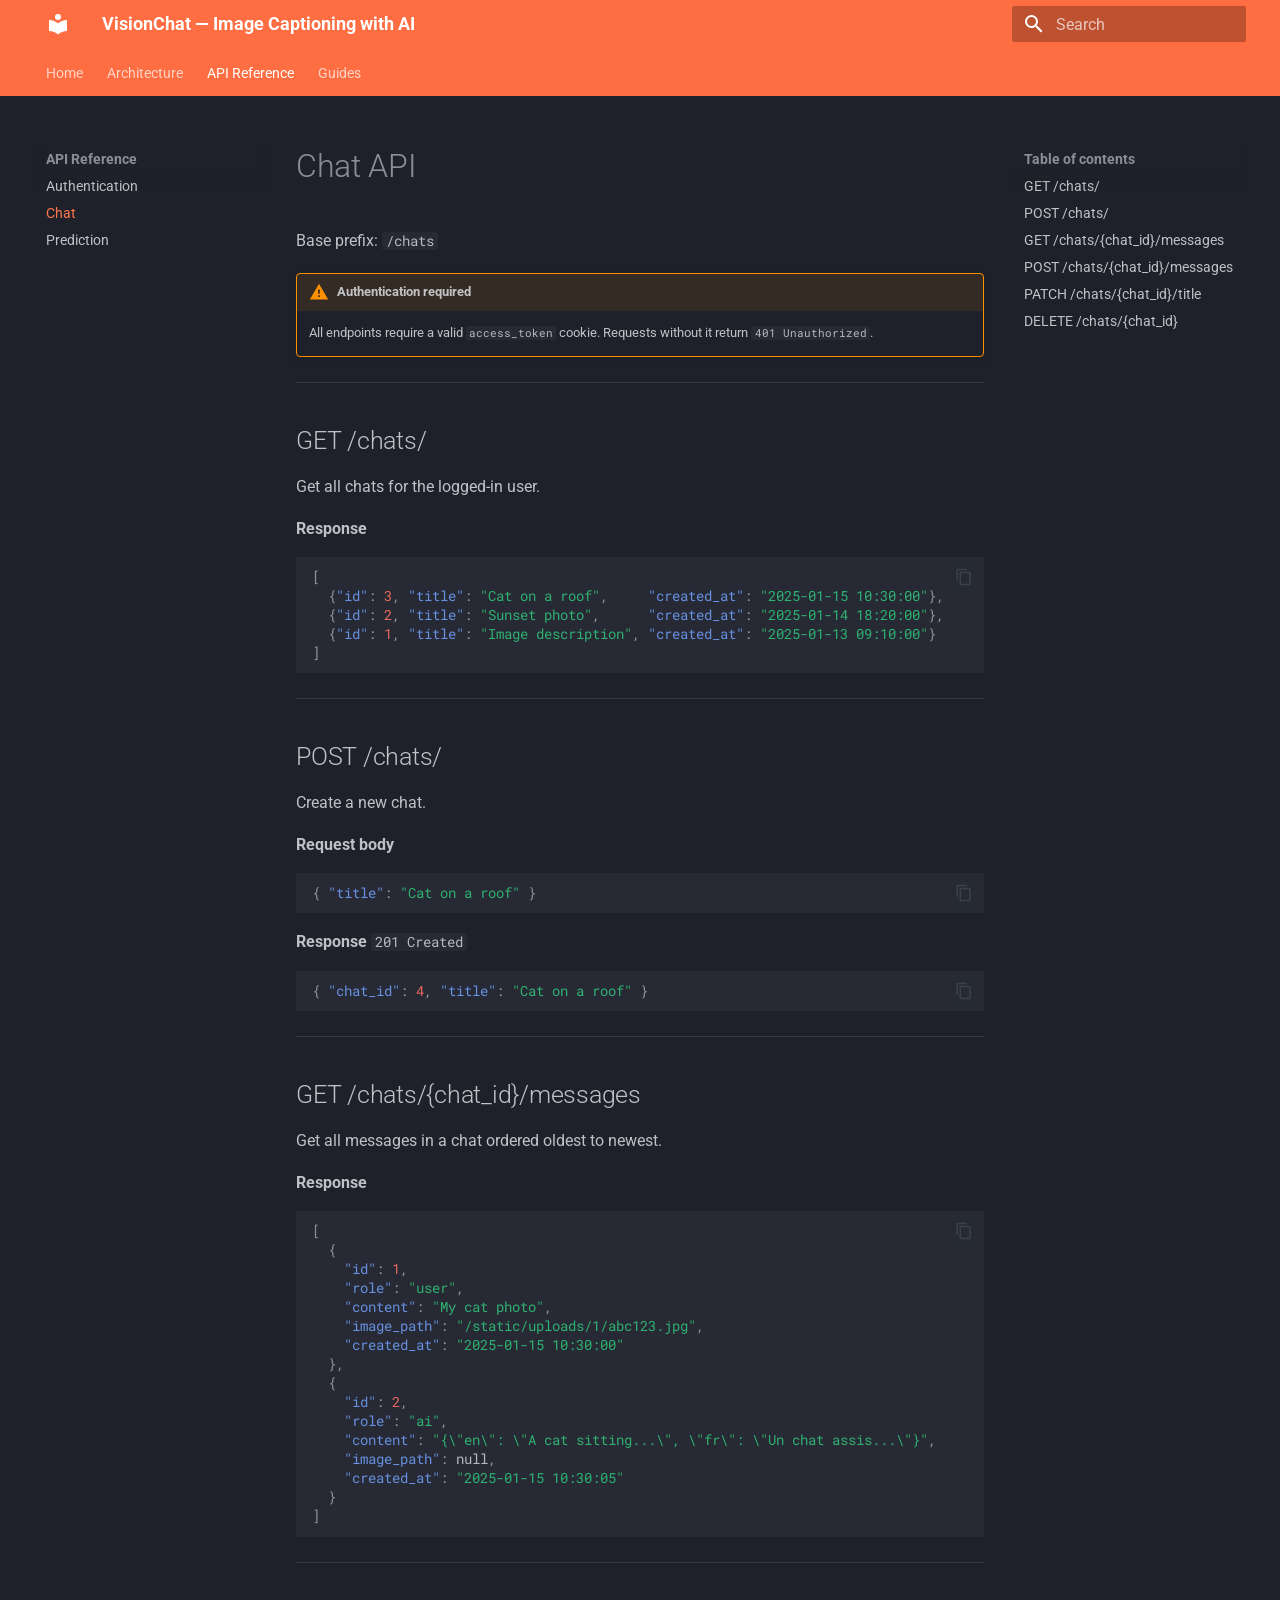
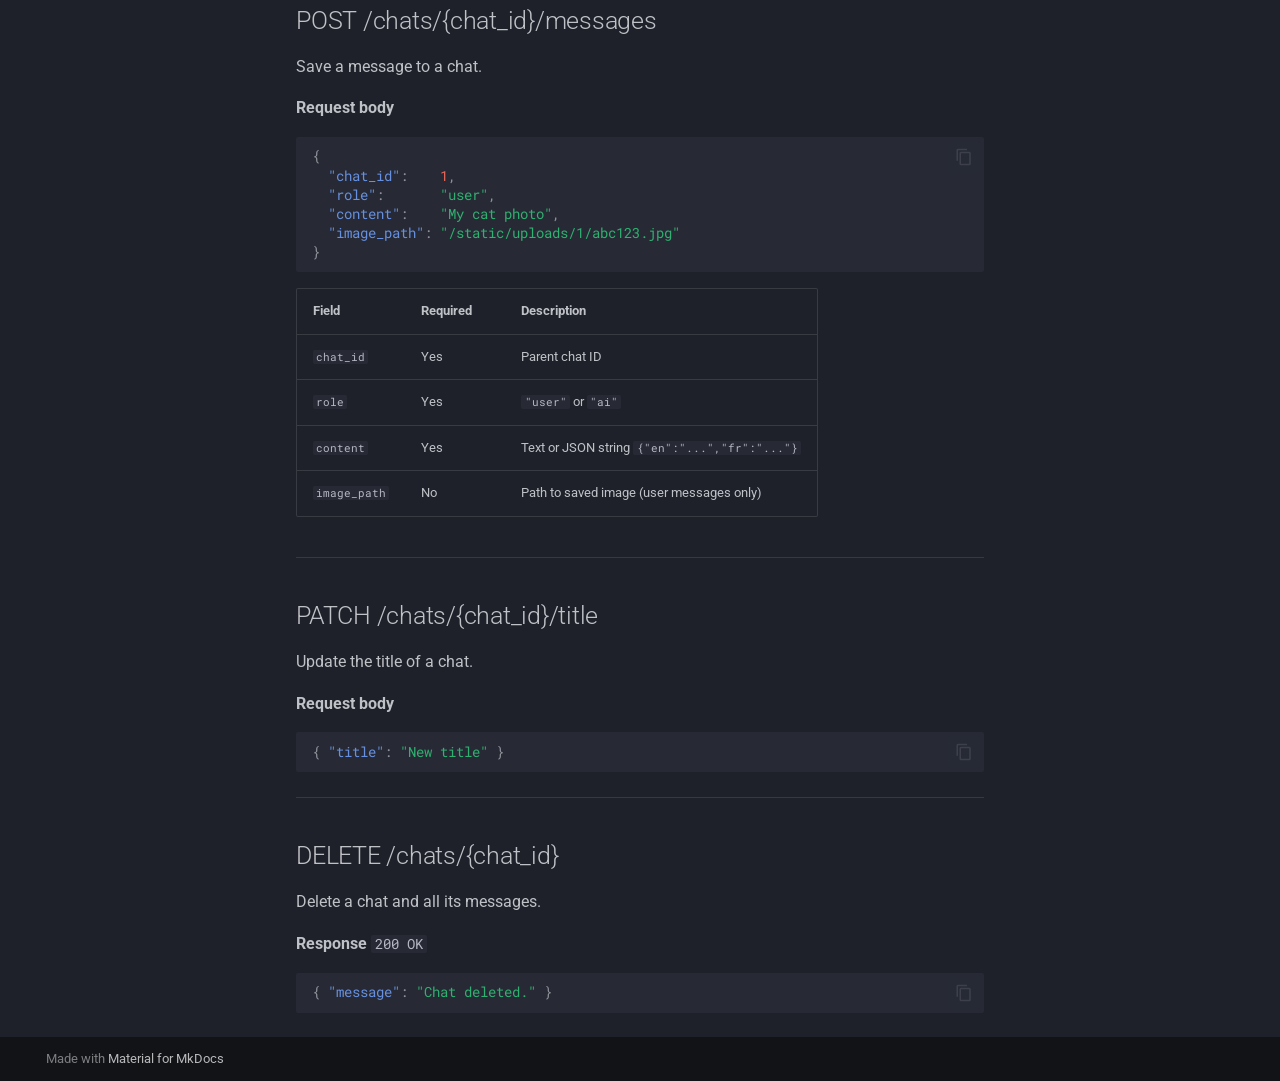
<file: site/api/chat/index.html>
<!doctype html>
<html lang="en" class="no-js">
  <head>
    
      <meta charset="utf-8">
      <meta name="viewport" content="width=device-width,initial-scale=1">
      
        <meta name="description" content="Documentation for the VisionChat image captioning application">
      
      
        <meta name="author" content="Mohammad Haris">
      
      
      
        <link rel="prev" href="../auth/">
      
      
        <link rel="next" href="../predict/">
      
      
        
      
      
      <link rel="icon" href="../../assets/images/favicon.png">
      <meta name="generator" content="mkdocs-1.6.1, mkdocs-material-9.7.6">
    
    
      
        <title>Chat - VisionChat — Image Captioning with AI</title>
      
    
    
      <link rel="stylesheet" href="../../assets/stylesheets/main.484c7ddc.min.css">
      
        
        <link rel="stylesheet" href="../../assets/stylesheets/palette.ab4e12ef.min.css">
      
      


    
    
      
    
    
      
        
        
        <link rel="preconnect" href="https://fonts.gstatic.com" crossorigin>
        <link rel="stylesheet" href="https://fonts.googleapis.com/css?family=Roboto:300,300i,400,400i,700,700i%7CRoboto+Mono:400,400i,700,700i&display=fallback">
        <style>:root{--md-text-font:"Roboto";--md-code-font:"Roboto Mono"}</style>
      
    
    
    <script>__md_scope=new URL("../..",location),__md_hash=e=>[...e].reduce(((e,_)=>(e<<5)-e+_.charCodeAt(0)),0),__md_get=(e,_=localStorage,t=__md_scope)=>JSON.parse(_.getItem(t.pathname+"."+e)),__md_set=(e,_,t=localStorage,a=__md_scope)=>{try{t.setItem(a.pathname+"."+e,JSON.stringify(_))}catch(e){}}</script>
    
      

    
    
  </head>
  
  
    
    
      
    
    
    
    
    <body dir="ltr" data-md-color-scheme="slate" data-md-color-primary="deep-orange" data-md-color-accent="orange">
  
    
    <input class="md-toggle" data-md-toggle="drawer" type="checkbox" id="__drawer" autocomplete="off">
    <input class="md-toggle" data-md-toggle="search" type="checkbox" id="__search" autocomplete="off">
    <label class="md-overlay" for="__drawer"></label>
    <div data-md-component="skip">
      
        
        <a href="#chat-api" class="md-skip">
          Skip to content
        </a>
      
    </div>
    <div data-md-component="announce">
      
    </div>
    
    
      

<header class="md-header" data-md-component="header">
  <nav class="md-header__inner md-grid" aria-label="Header">
    <a href="../.." title="VisionChat — Image Captioning with AI" class="md-header__button md-logo" aria-label="VisionChat — Image Captioning with AI" data-md-component="logo">
      
  
  <svg xmlns="http://www.w3.org/2000/svg" viewBox="0 0 24 24"><path d="M12 8a3 3 0 0 0 3-3 3 3 0 0 0-3-3 3 3 0 0 0-3 3 3 3 0 0 0 3 3m0 3.54C9.64 9.35 6.5 8 3 8v11c3.5 0 6.64 1.35 9 3.54 2.36-2.19 5.5-3.54 9-3.54V8c-3.5 0-6.64 1.35-9 3.54"/></svg>

    </a>
    <label class="md-header__button md-icon" for="__drawer">
      
      <svg xmlns="http://www.w3.org/2000/svg" viewBox="0 0 24 24"><path d="M3 6h18v2H3zm0 5h18v2H3zm0 5h18v2H3z"/></svg>
    </label>
    <div class="md-header__title" data-md-component="header-title">
      <div class="md-header__ellipsis">
        <div class="md-header__topic">
          <span class="md-ellipsis">
            VisionChat — Image Captioning with AI
          </span>
        </div>
        <div class="md-header__topic" data-md-component="header-topic">
          <span class="md-ellipsis">
            
              Chat
            
          </span>
        </div>
      </div>
    </div>
    
      
        <form class="md-header__option" data-md-component="palette">
  
    
    
    
    <input class="md-option" data-md-color-media="" data-md-color-scheme="slate" data-md-color-primary="deep-orange" data-md-color-accent="orange"  aria-hidden="true"  type="radio" name="__palette" id="__palette_0">
    
  
</form>
      
    
    
      <script>var palette=__md_get("__palette");if(palette&&palette.color){if("(prefers-color-scheme)"===palette.color.media){var media=matchMedia("(prefers-color-scheme: light)"),input=document.querySelector(media.matches?"[data-md-color-media='(prefers-color-scheme: light)']":"[data-md-color-media='(prefers-color-scheme: dark)']");palette.color.media=input.getAttribute("data-md-color-media"),palette.color.scheme=input.getAttribute("data-md-color-scheme"),palette.color.primary=input.getAttribute("data-md-color-primary"),palette.color.accent=input.getAttribute("data-md-color-accent")}for(var[key,value]of Object.entries(palette.color))document.body.setAttribute("data-md-color-"+key,value)}</script>
    
    
    
      
      
        <label class="md-header__button md-icon" for="__search">
          
          <svg xmlns="http://www.w3.org/2000/svg" viewBox="0 0 24 24"><path d="M9.5 3A6.5 6.5 0 0 1 16 9.5c0 1.61-.59 3.09-1.56 4.23l.27.27h.79l5 5-1.5 1.5-5-5v-.79l-.27-.27A6.52 6.52 0 0 1 9.5 16 6.5 6.5 0 0 1 3 9.5 6.5 6.5 0 0 1 9.5 3m0 2C7 5 5 7 5 9.5S7 14 9.5 14 14 12 14 9.5 12 5 9.5 5"/></svg>
        </label>
        <div class="md-search" data-md-component="search" role="dialog">
  <label class="md-search__overlay" for="__search"></label>
  <div class="md-search__inner" role="search">
    <form class="md-search__form" name="search">
      <input type="text" class="md-search__input" name="query" aria-label="Search" placeholder="Search" autocapitalize="off" autocorrect="off" autocomplete="off" spellcheck="false" data-md-component="search-query" required>
      <label class="md-search__icon md-icon" for="__search">
        
        <svg xmlns="http://www.w3.org/2000/svg" viewBox="0 0 24 24"><path d="M9.5 3A6.5 6.5 0 0 1 16 9.5c0 1.61-.59 3.09-1.56 4.23l.27.27h.79l5 5-1.5 1.5-5-5v-.79l-.27-.27A6.52 6.52 0 0 1 9.5 16 6.5 6.5 0 0 1 3 9.5 6.5 6.5 0 0 1 9.5 3m0 2C7 5 5 7 5 9.5S7 14 9.5 14 14 12 14 9.5 12 5 9.5 5"/></svg>
        
        <svg xmlns="http://www.w3.org/2000/svg" viewBox="0 0 24 24"><path d="M20 11v2H8l5.5 5.5-1.42 1.42L4.16 12l7.92-7.92L13.5 5.5 8 11z"/></svg>
      </label>
      <nav class="md-search__options" aria-label="Search">
        
        <button type="reset" class="md-search__icon md-icon" title="Clear" aria-label="Clear" tabindex="-1">
          
          <svg xmlns="http://www.w3.org/2000/svg" viewBox="0 0 24 24"><path d="M19 6.41 17.59 5 12 10.59 6.41 5 5 6.41 10.59 12 5 17.59 6.41 19 12 13.41 17.59 19 19 17.59 13.41 12z"/></svg>
        </button>
      </nav>
      
    </form>
    <div class="md-search__output">
      <div class="md-search__scrollwrap" tabindex="0" data-md-scrollfix>
        <div class="md-search-result" data-md-component="search-result">
          <div class="md-search-result__meta">
            Initializing search
          </div>
          <ol class="md-search-result__list" role="presentation"></ol>
        </div>
      </div>
    </div>
  </div>
</div>
      
    
    
  </nav>
  
</header>
    
    <div class="md-container" data-md-component="container">
      
      
        
          
            
<nav class="md-tabs" aria-label="Tabs" data-md-component="tabs">
  <div class="md-grid">
    <ul class="md-tabs__list">
      
        
  
  
  
  
    <li class="md-tabs__item">
      <a href="../.." class="md-tabs__link">
        
  
  
    
  
  Home

      </a>
    </li>
  

      
        
  
  
  
  
    
    
      <li class="md-tabs__item">
        <a href="../../architecture/overview/" class="md-tabs__link">
          
  
  
  Architecture

        </a>
      </li>
    
  

      
        
  
  
  
    
  
  
    
    
      <li class="md-tabs__item md-tabs__item--active">
        <a href="../auth/" class="md-tabs__link">
          
  
  
  API Reference

        </a>
      </li>
    
  

      
        
  
  
  
  
    
    
      <li class="md-tabs__item">
        <a href="../../guides/getting-started/" class="md-tabs__link">
          
  
  
  Guides

        </a>
      </li>
    
  

      
    </ul>
  </div>
</nav>
          
        
      
      <main class="md-main" data-md-component="main">
        <div class="md-main__inner md-grid">
          
            
              
              <div class="md-sidebar md-sidebar--primary" data-md-component="sidebar" data-md-type="navigation" >
                <div class="md-sidebar__scrollwrap">
                  <div class="md-sidebar__inner">
                    


  


<nav class="md-nav md-nav--primary md-nav--lifted" aria-label="Navigation" data-md-level="0">
  <label class="md-nav__title" for="__drawer">
    <a href="../.." title="VisionChat — Image Captioning with AI" class="md-nav__button md-logo" aria-label="VisionChat — Image Captioning with AI" data-md-component="logo">
      
  
  <svg xmlns="http://www.w3.org/2000/svg" viewBox="0 0 24 24"><path d="M12 8a3 3 0 0 0 3-3 3 3 0 0 0-3-3 3 3 0 0 0-3 3 3 3 0 0 0 3 3m0 3.54C9.64 9.35 6.5 8 3 8v11c3.5 0 6.64 1.35 9 3.54 2.36-2.19 5.5-3.54 9-3.54V8c-3.5 0-6.64 1.35-9 3.54"/></svg>

    </a>
    VisionChat — Image Captioning with AI
  </label>
  
  <ul class="md-nav__list" data-md-scrollfix>
    
      
      
  
  
  
  
    <li class="md-nav__item">
      <a href="../.." class="md-nav__link">
        
  
  
  <span class="md-ellipsis">
    
  
    Home
  

    
  </span>
  
  

      </a>
    </li>
  

    
      
      
  
  
  
  
    
    
    
    
      
      
        
      
    
    
    <li class="md-nav__item md-nav__item--nested">
      
        
        
        <input class="md-nav__toggle md-toggle " type="checkbox" id="__nav_2" >
        
          
          <label class="md-nav__link" for="__nav_2" id="__nav_2_label" tabindex="0">
            
  
  
  <span class="md-ellipsis">
    
  
    Architecture
  

    
  </span>
  
  

            <span class="md-nav__icon md-icon"></span>
          </label>
        
        <nav class="md-nav" data-md-level="1" aria-labelledby="__nav_2_label" aria-expanded="false">
          <label class="md-nav__title" for="__nav_2">
            <span class="md-nav__icon md-icon"></span>
            
  
    Architecture
  

          </label>
          <ul class="md-nav__list" data-md-scrollfix>
            
              
                
  
  
  
  
    <li class="md-nav__item">
      <a href="../../architecture/overview/" class="md-nav__link">
        
  
  
  <span class="md-ellipsis">
    
  
    Overview
  

    
  </span>
  
  

      </a>
    </li>
  

              
            
              
                
  
  
  
  
    <li class="md-nav__item">
      <a href="../../architecture/flow/" class="md-nav__link">
        
  
  
  <span class="md-ellipsis">
    
  
    Flow Diagram
  

    
  </span>
  
  

      </a>
    </li>
  

              
            
              
                
  
  
  
  
    <li class="md-nav__item">
      <a href="../../architecture/sequences/" class="md-nav__link">
        
  
  
  <span class="md-ellipsis">
    
  
    Sequence Diagrams
  

    
  </span>
  
  

      </a>
    </li>
  

              
            
              
                
  
  
  
  
    <li class="md-nav__item">
      <a href="../../architecture/database/" class="md-nav__link">
        
  
  
  <span class="md-ellipsis">
    
  
    Database Schema
  

    
  </span>
  
  

      </a>
    </li>
  

              
            
          </ul>
        </nav>
      
    </li>
  

    
      
      
  
  
    
  
  
  
    
    
    
    
      
        
        
      
      
        
      
    
    
    <li class="md-nav__item md-nav__item--active md-nav__item--section md-nav__item--nested">
      
        
        
        <input class="md-nav__toggle md-toggle " type="checkbox" id="__nav_3" checked>
        
          
          <label class="md-nav__link" for="__nav_3" id="__nav_3_label" tabindex="">
            
  
  
  <span class="md-ellipsis">
    
  
    API Reference
  

    
  </span>
  
  

            <span class="md-nav__icon md-icon"></span>
          </label>
        
        <nav class="md-nav" data-md-level="1" aria-labelledby="__nav_3_label" aria-expanded="true">
          <label class="md-nav__title" for="__nav_3">
            <span class="md-nav__icon md-icon"></span>
            
  
    API Reference
  

          </label>
          <ul class="md-nav__list" data-md-scrollfix>
            
              
                
  
  
  
  
    <li class="md-nav__item">
      <a href="../auth/" class="md-nav__link">
        
  
  
  <span class="md-ellipsis">
    
  
    Authentication
  

    
  </span>
  
  

      </a>
    </li>
  

              
            
              
                
  
  
    
  
  
  
    <li class="md-nav__item md-nav__item--active">
      
      <input class="md-nav__toggle md-toggle" type="checkbox" id="__toc">
      
      
        
      
      
        <label class="md-nav__link md-nav__link--active" for="__toc">
          
  
  
  <span class="md-ellipsis">
    
  
    Chat
  

    
  </span>
  
  

          <span class="md-nav__icon md-icon"></span>
        </label>
      
      <a href="./" class="md-nav__link md-nav__link--active">
        
  
  
  <span class="md-ellipsis">
    
  
    Chat
  

    
  </span>
  
  

      </a>
      
        

<nav class="md-nav md-nav--secondary" aria-label="Table of contents">
  
  
  
    
  
  
    <label class="md-nav__title" for="__toc">
      <span class="md-nav__icon md-icon"></span>
      Table of contents
    </label>
    <ul class="md-nav__list" data-md-component="toc" data-md-scrollfix>
      
        <li class="md-nav__item">
  <a href="#get-chats" class="md-nav__link">
    <span class="md-ellipsis">
      
        GET /chats/
      
    </span>
  </a>
  
</li>
      
        <li class="md-nav__item">
  <a href="#post-chats" class="md-nav__link">
    <span class="md-ellipsis">
      
        POST /chats/
      
    </span>
  </a>
  
</li>
      
        <li class="md-nav__item">
  <a href="#get-chatschat_idmessages" class="md-nav__link">
    <span class="md-ellipsis">
      
        GET /chats/{chat_id}/messages
      
    </span>
  </a>
  
</li>
      
        <li class="md-nav__item">
  <a href="#post-chatschat_idmessages" class="md-nav__link">
    <span class="md-ellipsis">
      
        POST /chats/{chat_id}/messages
      
    </span>
  </a>
  
</li>
      
        <li class="md-nav__item">
  <a href="#patch-chatschat_idtitle" class="md-nav__link">
    <span class="md-ellipsis">
      
        PATCH /chats/{chat_id}/title
      
    </span>
  </a>
  
</li>
      
        <li class="md-nav__item">
  <a href="#delete-chatschat_id" class="md-nav__link">
    <span class="md-ellipsis">
      
        DELETE /chats/{chat_id}
      
    </span>
  </a>
  
</li>
      
    </ul>
  
</nav>
      
    </li>
  

              
            
              
                
  
  
  
  
    <li class="md-nav__item">
      <a href="../predict/" class="md-nav__link">
        
  
  
  <span class="md-ellipsis">
    
  
    Prediction
  

    
  </span>
  
  

      </a>
    </li>
  

              
            
          </ul>
        </nav>
      
    </li>
  

    
      
      
  
  
  
  
    
    
    
    
      
      
        
      
    
    
    <li class="md-nav__item md-nav__item--nested">
      
        
        
        <input class="md-nav__toggle md-toggle " type="checkbox" id="__nav_4" >
        
          
          <label class="md-nav__link" for="__nav_4" id="__nav_4_label" tabindex="0">
            
  
  
  <span class="md-ellipsis">
    
  
    Guides
  

    
  </span>
  
  

            <span class="md-nav__icon md-icon"></span>
          </label>
        
        <nav class="md-nav" data-md-level="1" aria-labelledby="__nav_4_label" aria-expanded="false">
          <label class="md-nav__title" for="__nav_4">
            <span class="md-nav__icon md-icon"></span>
            
  
    Guides
  

          </label>
          <ul class="md-nav__list" data-md-scrollfix>
            
              
                
  
  
  
  
    <li class="md-nav__item">
      <a href="../../guides/getting-started/" class="md-nav__link">
        
  
  
  <span class="md-ellipsis">
    
  
    Getting Started
  

    
  </span>
  
  

      </a>
    </li>
  

              
            
              
                
  
  
  
  
    <li class="md-nav__item">
      <a href="../../guides/structure/" class="md-nav__link">
        
  
  
  <span class="md-ellipsis">
    
  
    Project Structure
  

    
  </span>
  
  

      </a>
    </li>
  

              
            
          </ul>
        </nav>
      
    </li>
  

    
  </ul>
</nav>
                  </div>
                </div>
              </div>
            
            
              
              <div class="md-sidebar md-sidebar--secondary" data-md-component="sidebar" data-md-type="toc" >
                <div class="md-sidebar__scrollwrap">
                  <div class="md-sidebar__inner">
                    

<nav class="md-nav md-nav--secondary" aria-label="Table of contents">
  
  
  
    
  
  
    <label class="md-nav__title" for="__toc">
      <span class="md-nav__icon md-icon"></span>
      Table of contents
    </label>
    <ul class="md-nav__list" data-md-component="toc" data-md-scrollfix>
      
        <li class="md-nav__item">
  <a href="#get-chats" class="md-nav__link">
    <span class="md-ellipsis">
      
        GET /chats/
      
    </span>
  </a>
  
</li>
      
        <li class="md-nav__item">
  <a href="#post-chats" class="md-nav__link">
    <span class="md-ellipsis">
      
        POST /chats/
      
    </span>
  </a>
  
</li>
      
        <li class="md-nav__item">
  <a href="#get-chatschat_idmessages" class="md-nav__link">
    <span class="md-ellipsis">
      
        GET /chats/{chat_id}/messages
      
    </span>
  </a>
  
</li>
      
        <li class="md-nav__item">
  <a href="#post-chatschat_idmessages" class="md-nav__link">
    <span class="md-ellipsis">
      
        POST /chats/{chat_id}/messages
      
    </span>
  </a>
  
</li>
      
        <li class="md-nav__item">
  <a href="#patch-chatschat_idtitle" class="md-nav__link">
    <span class="md-ellipsis">
      
        PATCH /chats/{chat_id}/title
      
    </span>
  </a>
  
</li>
      
        <li class="md-nav__item">
  <a href="#delete-chatschat_id" class="md-nav__link">
    <span class="md-ellipsis">
      
        DELETE /chats/{chat_id}
      
    </span>
  </a>
  
</li>
      
    </ul>
  
</nav>
                  </div>
                </div>
              </div>
            
          
          
            <div class="md-content" data-md-component="content">
              
              <article class="md-content__inner md-typeset">
                
                  



<h1 id="chat-api">Chat API</h1>
<p>Base prefix: <code>/chats</code></p>
<div class="admonition warning">
<p class="admonition-title">Authentication required</p>
<p>All endpoints require a valid <code>access_token</code> cookie. Requests without it return <code>401 Unauthorized</code>.</p>
</div>
<hr />
<h2 id="get-chats">GET /chats/</h2>
<p>Get all chats for the logged-in user.</p>
<p><strong>Response</strong></p>
<div class="highlight"><pre><span></span><code><a id="__codelineno-0-1" name="__codelineno-0-1" href="#__codelineno-0-1"></a><span class="p">[</span>
<a id="__codelineno-0-2" name="__codelineno-0-2" href="#__codelineno-0-2"></a><span class="w">  </span><span class="p">{</span><span class="nt">&quot;id&quot;</span><span class="p">:</span><span class="w"> </span><span class="mi">3</span><span class="p">,</span><span class="w"> </span><span class="nt">&quot;title&quot;</span><span class="p">:</span><span class="w"> </span><span class="s2">&quot;Cat on a roof&quot;</span><span class="p">,</span><span class="w">     </span><span class="nt">&quot;created_at&quot;</span><span class="p">:</span><span class="w"> </span><span class="s2">&quot;2025-01-15 10:30:00&quot;</span><span class="p">},</span>
<a id="__codelineno-0-3" name="__codelineno-0-3" href="#__codelineno-0-3"></a><span class="w">  </span><span class="p">{</span><span class="nt">&quot;id&quot;</span><span class="p">:</span><span class="w"> </span><span class="mi">2</span><span class="p">,</span><span class="w"> </span><span class="nt">&quot;title&quot;</span><span class="p">:</span><span class="w"> </span><span class="s2">&quot;Sunset photo&quot;</span><span class="p">,</span><span class="w">      </span><span class="nt">&quot;created_at&quot;</span><span class="p">:</span><span class="w"> </span><span class="s2">&quot;2025-01-14 18:20:00&quot;</span><span class="p">},</span>
<a id="__codelineno-0-4" name="__codelineno-0-4" href="#__codelineno-0-4"></a><span class="w">  </span><span class="p">{</span><span class="nt">&quot;id&quot;</span><span class="p">:</span><span class="w"> </span><span class="mi">1</span><span class="p">,</span><span class="w"> </span><span class="nt">&quot;title&quot;</span><span class="p">:</span><span class="w"> </span><span class="s2">&quot;Image description&quot;</span><span class="p">,</span><span class="w"> </span><span class="nt">&quot;created_at&quot;</span><span class="p">:</span><span class="w"> </span><span class="s2">&quot;2025-01-13 09:10:00&quot;</span><span class="p">}</span>
<a id="__codelineno-0-5" name="__codelineno-0-5" href="#__codelineno-0-5"></a><span class="p">]</span>
</code></pre></div>
<hr />
<h2 id="post-chats">POST /chats/</h2>
<p>Create a new chat.</p>
<p><strong>Request body</strong></p>
<div class="highlight"><pre><span></span><code><a id="__codelineno-1-1" name="__codelineno-1-1" href="#__codelineno-1-1"></a><span class="p">{</span><span class="w"> </span><span class="nt">&quot;title&quot;</span><span class="p">:</span><span class="w"> </span><span class="s2">&quot;Cat on a roof&quot;</span><span class="w"> </span><span class="p">}</span>
</code></pre></div>
<p><strong>Response</strong> <code>201 Created</code></p>
<div class="highlight"><pre><span></span><code><a id="__codelineno-2-1" name="__codelineno-2-1" href="#__codelineno-2-1"></a><span class="p">{</span><span class="w"> </span><span class="nt">&quot;chat_id&quot;</span><span class="p">:</span><span class="w"> </span><span class="mi">4</span><span class="p">,</span><span class="w"> </span><span class="nt">&quot;title&quot;</span><span class="p">:</span><span class="w"> </span><span class="s2">&quot;Cat on a roof&quot;</span><span class="w"> </span><span class="p">}</span>
</code></pre></div>
<hr />
<h2 id="get-chatschat_idmessages">GET /chats/{chat_id}/messages</h2>
<p>Get all messages in a chat ordered oldest to newest.</p>
<p><strong>Response</strong></p>
<div class="highlight"><pre><span></span><code><a id="__codelineno-3-1" name="__codelineno-3-1" href="#__codelineno-3-1"></a><span class="p">[</span>
<a id="__codelineno-3-2" name="__codelineno-3-2" href="#__codelineno-3-2"></a><span class="w">  </span><span class="p">{</span>
<a id="__codelineno-3-3" name="__codelineno-3-3" href="#__codelineno-3-3"></a><span class="w">    </span><span class="nt">&quot;id&quot;</span><span class="p">:</span><span class="w"> </span><span class="mi">1</span><span class="p">,</span>
<a id="__codelineno-3-4" name="__codelineno-3-4" href="#__codelineno-3-4"></a><span class="w">    </span><span class="nt">&quot;role&quot;</span><span class="p">:</span><span class="w"> </span><span class="s2">&quot;user&quot;</span><span class="p">,</span>
<a id="__codelineno-3-5" name="__codelineno-3-5" href="#__codelineno-3-5"></a><span class="w">    </span><span class="nt">&quot;content&quot;</span><span class="p">:</span><span class="w"> </span><span class="s2">&quot;My cat photo&quot;</span><span class="p">,</span>
<a id="__codelineno-3-6" name="__codelineno-3-6" href="#__codelineno-3-6"></a><span class="w">    </span><span class="nt">&quot;image_path&quot;</span><span class="p">:</span><span class="w"> </span><span class="s2">&quot;/static/uploads/1/abc123.jpg&quot;</span><span class="p">,</span>
<a id="__codelineno-3-7" name="__codelineno-3-7" href="#__codelineno-3-7"></a><span class="w">    </span><span class="nt">&quot;created_at&quot;</span><span class="p">:</span><span class="w"> </span><span class="s2">&quot;2025-01-15 10:30:00&quot;</span>
<a id="__codelineno-3-8" name="__codelineno-3-8" href="#__codelineno-3-8"></a><span class="w">  </span><span class="p">},</span>
<a id="__codelineno-3-9" name="__codelineno-3-9" href="#__codelineno-3-9"></a><span class="w">  </span><span class="p">{</span>
<a id="__codelineno-3-10" name="__codelineno-3-10" href="#__codelineno-3-10"></a><span class="w">    </span><span class="nt">&quot;id&quot;</span><span class="p">:</span><span class="w"> </span><span class="mi">2</span><span class="p">,</span>
<a id="__codelineno-3-11" name="__codelineno-3-11" href="#__codelineno-3-11"></a><span class="w">    </span><span class="nt">&quot;role&quot;</span><span class="p">:</span><span class="w"> </span><span class="s2">&quot;ai&quot;</span><span class="p">,</span>
<a id="__codelineno-3-12" name="__codelineno-3-12" href="#__codelineno-3-12"></a><span class="w">    </span><span class="nt">&quot;content&quot;</span><span class="p">:</span><span class="w"> </span><span class="s2">&quot;{\&quot;en\&quot;: \&quot;A cat sitting...\&quot;, \&quot;fr\&quot;: \&quot;Un chat assis...\&quot;}&quot;</span><span class="p">,</span>
<a id="__codelineno-3-13" name="__codelineno-3-13" href="#__codelineno-3-13"></a><span class="w">    </span><span class="nt">&quot;image_path&quot;</span><span class="p">:</span><span class="w"> </span><span class="kc">null</span><span class="p">,</span>
<a id="__codelineno-3-14" name="__codelineno-3-14" href="#__codelineno-3-14"></a><span class="w">    </span><span class="nt">&quot;created_at&quot;</span><span class="p">:</span><span class="w"> </span><span class="s2">&quot;2025-01-15 10:30:05&quot;</span>
<a id="__codelineno-3-15" name="__codelineno-3-15" href="#__codelineno-3-15"></a><span class="w">  </span><span class="p">}</span>
<a id="__codelineno-3-16" name="__codelineno-3-16" href="#__codelineno-3-16"></a><span class="p">]</span>
</code></pre></div>
<hr />
<h2 id="post-chatschat_idmessages">POST /chats/{chat_id}/messages</h2>
<p>Save a message to a chat.</p>
<p><strong>Request body</strong></p>
<div class="highlight"><pre><span></span><code><a id="__codelineno-4-1" name="__codelineno-4-1" href="#__codelineno-4-1"></a><span class="p">{</span>
<a id="__codelineno-4-2" name="__codelineno-4-2" href="#__codelineno-4-2"></a><span class="w">  </span><span class="nt">&quot;chat_id&quot;</span><span class="p">:</span><span class="w">    </span><span class="mi">1</span><span class="p">,</span>
<a id="__codelineno-4-3" name="__codelineno-4-3" href="#__codelineno-4-3"></a><span class="w">  </span><span class="nt">&quot;role&quot;</span><span class="p">:</span><span class="w">       </span><span class="s2">&quot;user&quot;</span><span class="p">,</span>
<a id="__codelineno-4-4" name="__codelineno-4-4" href="#__codelineno-4-4"></a><span class="w">  </span><span class="nt">&quot;content&quot;</span><span class="p">:</span><span class="w">    </span><span class="s2">&quot;My cat photo&quot;</span><span class="p">,</span>
<a id="__codelineno-4-5" name="__codelineno-4-5" href="#__codelineno-4-5"></a><span class="w">  </span><span class="nt">&quot;image_path&quot;</span><span class="p">:</span><span class="w"> </span><span class="s2">&quot;/static/uploads/1/abc123.jpg&quot;</span>
<a id="__codelineno-4-6" name="__codelineno-4-6" href="#__codelineno-4-6"></a><span class="p">}</span>
</code></pre></div>
<table>
<thead>
<tr>
<th>Field</th>
<th>Required</th>
<th>Description</th>
</tr>
</thead>
<tbody>
<tr>
<td><code>chat_id</code></td>
<td>Yes</td>
<td>Parent chat ID</td>
</tr>
<tr>
<td><code>role</code></td>
<td>Yes</td>
<td><code>"user"</code> or <code>"ai"</code></td>
</tr>
<tr>
<td><code>content</code></td>
<td>Yes</td>
<td>Text or JSON string <code>{"en":"...","fr":"..."}</code></td>
</tr>
<tr>
<td><code>image_path</code></td>
<td>No</td>
<td>Path to saved image (user messages only)</td>
</tr>
</tbody>
</table>
<hr />
<h2 id="patch-chatschat_idtitle">PATCH /chats/{chat_id}/title</h2>
<p>Update the title of a chat.</p>
<p><strong>Request body</strong></p>
<div class="highlight"><pre><span></span><code><a id="__codelineno-5-1" name="__codelineno-5-1" href="#__codelineno-5-1"></a><span class="p">{</span><span class="w"> </span><span class="nt">&quot;title&quot;</span><span class="p">:</span><span class="w"> </span><span class="s2">&quot;New title&quot;</span><span class="w"> </span><span class="p">}</span>
</code></pre></div>
<hr />
<h2 id="delete-chatschat_id">DELETE /chats/{chat_id}</h2>
<p>Delete a chat and all its messages.</p>
<p><strong>Response</strong> <code>200 OK</code></p>
<div class="highlight"><pre><span></span><code><a id="__codelineno-6-1" name="__codelineno-6-1" href="#__codelineno-6-1"></a><span class="p">{</span><span class="w"> </span><span class="nt">&quot;message&quot;</span><span class="p">:</span><span class="w"> </span><span class="s2">&quot;Chat deleted.&quot;</span><span class="w"> </span><span class="p">}</span>
</code></pre></div>












                
              </article>
            </div>
          
          
<script>var target=document.getElementById(location.hash.slice(1));target&&target.name&&(target.checked=target.name.startsWith("__tabbed_"))</script>
        </div>
        
          <button type="button" class="md-top md-icon" data-md-component="top" hidden>
  
  <svg xmlns="http://www.w3.org/2000/svg" viewBox="0 0 24 24"><path d="M13 20h-2V8l-5.5 5.5-1.42-1.42L12 4.16l7.92 7.92-1.42 1.42L13 8z"/></svg>
  Back to top
</button>
        
      </main>
      
        <footer class="md-footer">
  
  <div class="md-footer-meta md-typeset">
    <div class="md-footer-meta__inner md-grid">
      <div class="md-copyright">
  
  
    Made with
    <a href="https://squidfunk.github.io/mkdocs-material/" target="_blank" rel="noopener">
      Material for MkDocs
    </a>
  
</div>
      
    </div>
  </div>
</footer>
      
    </div>
    <div class="md-dialog" data-md-component="dialog">
      <div class="md-dialog__inner md-typeset"></div>
    </div>
    
    
    
      
      
      <script id="__config" type="application/json">{"annotate": null, "base": "../..", "features": ["navigation.tabs", "navigation.sections", "navigation.top", "content.code.annotate", "content.code.copy"], "search": "../../assets/javascripts/workers/search.2c215733.min.js", "tags": null, "translations": {"clipboard.copied": "Copied to clipboard", "clipboard.copy": "Copy to clipboard", "search.result.more.one": "1 more on this page", "search.result.more.other": "# more on this page", "search.result.none": "No matching documents", "search.result.one": "1 matching document", "search.result.other": "# matching documents", "search.result.placeholder": "Type to start searching", "search.result.term.missing": "Missing", "select.version": "Select version"}, "version": null}</script>
    
    
      <script src="../../assets/javascripts/bundle.79ae519e.min.js"></script>
      
    
  </body>
</html>
</file>
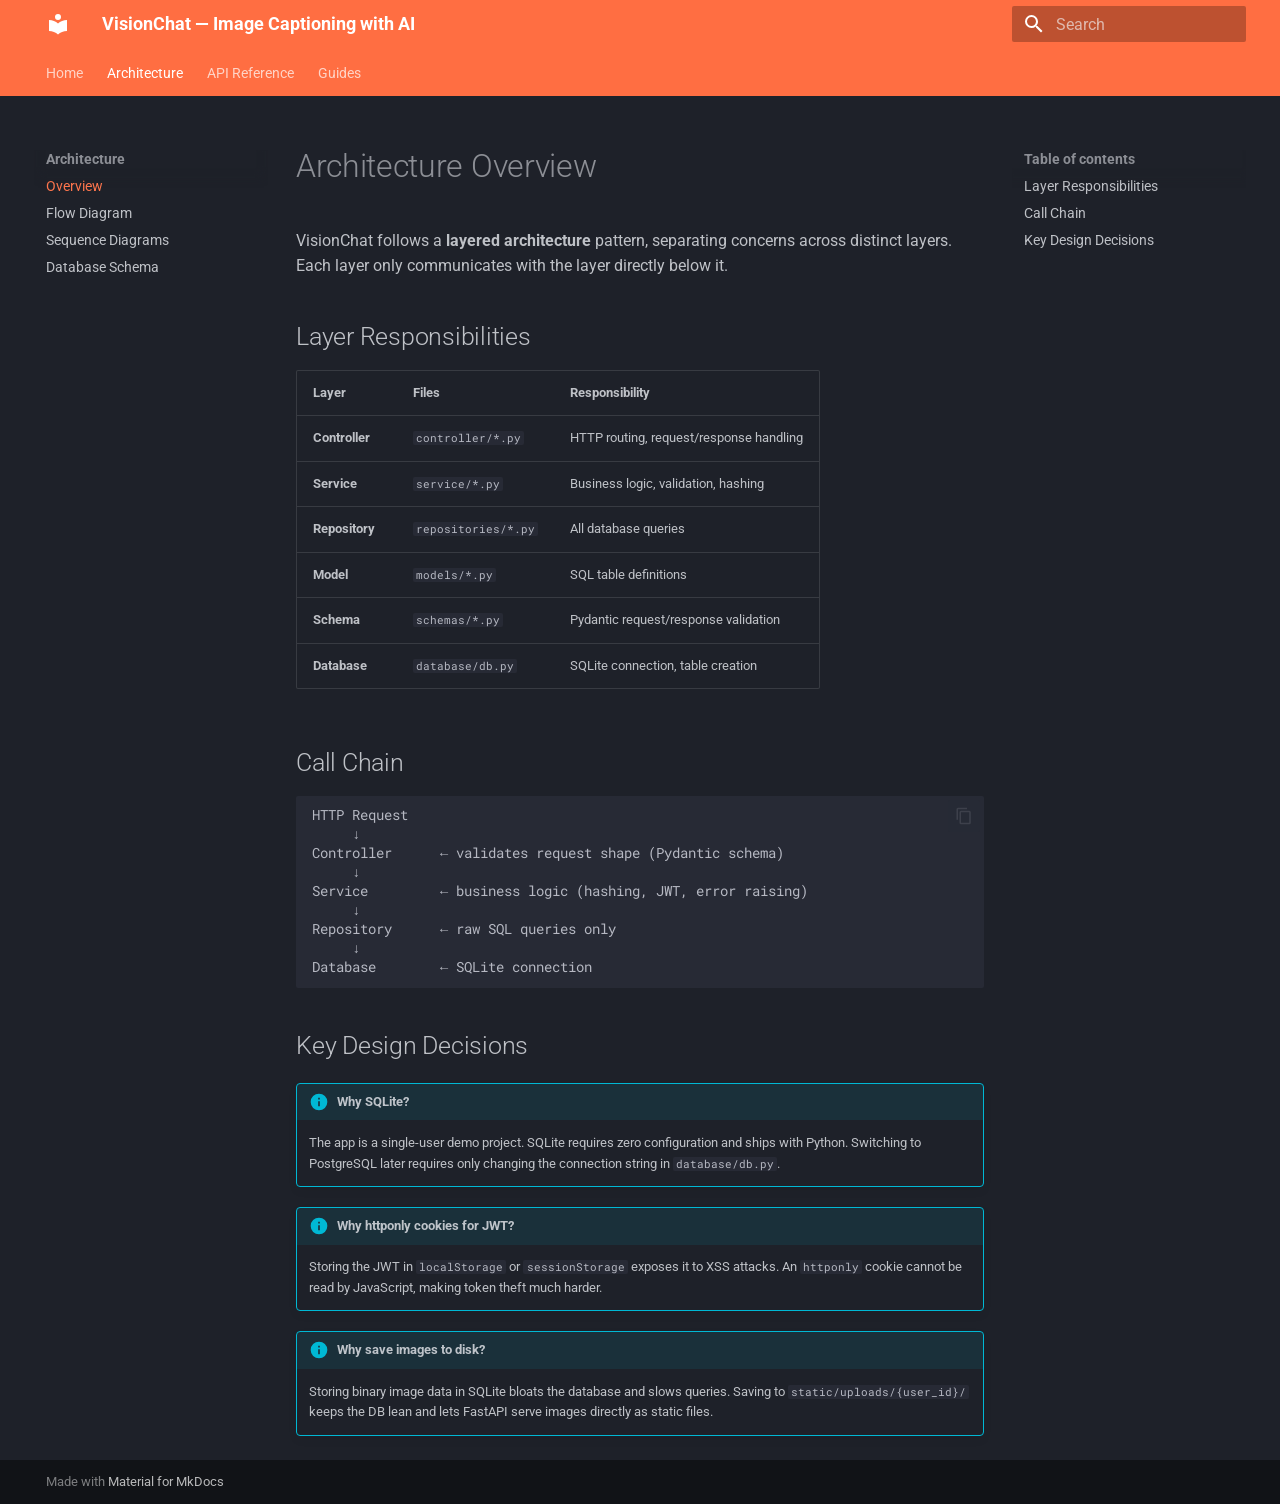
<file: site/architecture/overview/index.html>
<!doctype html>
<html lang="en" class="no-js">
  <head>
    
      <meta charset="utf-8">
      <meta name="viewport" content="width=device-width,initial-scale=1">
      
        <meta name="description" content="Documentation for the VisionChat image captioning application">
      
      
        <meta name="author" content="Mohammad Haris">
      
      
      
        <link rel="prev" href="../..">
      
      
        <link rel="next" href="../flow/">
      
      
        
      
      
      <link rel="icon" href="../../assets/images/favicon.png">
      <meta name="generator" content="mkdocs-1.6.1, mkdocs-material-9.7.6">
    
    
      
        <title>Overview - VisionChat — Image Captioning with AI</title>
      
    
    
      <link rel="stylesheet" href="../../assets/stylesheets/main.484c7ddc.min.css">
      
        
        <link rel="stylesheet" href="../../assets/stylesheets/palette.ab4e12ef.min.css">
      
      


    
    
      
    
    
      
        
        
        <link rel="preconnect" href="https://fonts.gstatic.com" crossorigin>
        <link rel="stylesheet" href="https://fonts.googleapis.com/css?family=Roboto:300,300i,400,400i,700,700i%7CRoboto+Mono:400,400i,700,700i&display=fallback">
        <style>:root{--md-text-font:"Roboto";--md-code-font:"Roboto Mono"}</style>
      
    
    
    <script>__md_scope=new URL("../..",location),__md_hash=e=>[...e].reduce(((e,_)=>(e<<5)-e+_.charCodeAt(0)),0),__md_get=(e,_=localStorage,t=__md_scope)=>JSON.parse(_.getItem(t.pathname+"."+e)),__md_set=(e,_,t=localStorage,a=__md_scope)=>{try{t.setItem(a.pathname+"."+e,JSON.stringify(_))}catch(e){}}</script>
    
      

    
    
  </head>
  
  
    
    
      
    
    
    
    
    <body dir="ltr" data-md-color-scheme="slate" data-md-color-primary="deep-orange" data-md-color-accent="orange">
  
    
    <input class="md-toggle" data-md-toggle="drawer" type="checkbox" id="__drawer" autocomplete="off">
    <input class="md-toggle" data-md-toggle="search" type="checkbox" id="__search" autocomplete="off">
    <label class="md-overlay" for="__drawer"></label>
    <div data-md-component="skip">
      
        
        <a href="#architecture-overview" class="md-skip">
          Skip to content
        </a>
      
    </div>
    <div data-md-component="announce">
      
    </div>
    
    
      

<header class="md-header" data-md-component="header">
  <nav class="md-header__inner md-grid" aria-label="Header">
    <a href="../.." title="VisionChat — Image Captioning with AI" class="md-header__button md-logo" aria-label="VisionChat — Image Captioning with AI" data-md-component="logo">
      
  
  <svg xmlns="http://www.w3.org/2000/svg" viewBox="0 0 24 24"><path d="M12 8a3 3 0 0 0 3-3 3 3 0 0 0-3-3 3 3 0 0 0-3 3 3 3 0 0 0 3 3m0 3.54C9.64 9.35 6.5 8 3 8v11c3.5 0 6.64 1.35 9 3.54 2.36-2.19 5.5-3.54 9-3.54V8c-3.5 0-6.64 1.35-9 3.54"/></svg>

    </a>
    <label class="md-header__button md-icon" for="__drawer">
      
      <svg xmlns="http://www.w3.org/2000/svg" viewBox="0 0 24 24"><path d="M3 6h18v2H3zm0 5h18v2H3zm0 5h18v2H3z"/></svg>
    </label>
    <div class="md-header__title" data-md-component="header-title">
      <div class="md-header__ellipsis">
        <div class="md-header__topic">
          <span class="md-ellipsis">
            VisionChat — Image Captioning with AI
          </span>
        </div>
        <div class="md-header__topic" data-md-component="header-topic">
          <span class="md-ellipsis">
            
              Overview
            
          </span>
        </div>
      </div>
    </div>
    
      
        <form class="md-header__option" data-md-component="palette">
  
    
    
    
    <input class="md-option" data-md-color-media="" data-md-color-scheme="slate" data-md-color-primary="deep-orange" data-md-color-accent="orange"  aria-hidden="true"  type="radio" name="__palette" id="__palette_0">
    
  
</form>
      
    
    
      <script>var palette=__md_get("__palette");if(palette&&palette.color){if("(prefers-color-scheme)"===palette.color.media){var media=matchMedia("(prefers-color-scheme: light)"),input=document.querySelector(media.matches?"[data-md-color-media='(prefers-color-scheme: light)']":"[data-md-color-media='(prefers-color-scheme: dark)']");palette.color.media=input.getAttribute("data-md-color-media"),palette.color.scheme=input.getAttribute("data-md-color-scheme"),palette.color.primary=input.getAttribute("data-md-color-primary"),palette.color.accent=input.getAttribute("data-md-color-accent")}for(var[key,value]of Object.entries(palette.color))document.body.setAttribute("data-md-color-"+key,value)}</script>
    
    
    
      
      
        <label class="md-header__button md-icon" for="__search">
          
          <svg xmlns="http://www.w3.org/2000/svg" viewBox="0 0 24 24"><path d="M9.5 3A6.5 6.5 0 0 1 16 9.5c0 1.61-.59 3.09-1.56 4.23l.27.27h.79l5 5-1.5 1.5-5-5v-.79l-.27-.27A6.52 6.52 0 0 1 9.5 16 6.5 6.5 0 0 1 3 9.5 6.5 6.5 0 0 1 9.5 3m0 2C7 5 5 7 5 9.5S7 14 9.5 14 14 12 14 9.5 12 5 9.5 5"/></svg>
        </label>
        <div class="md-search" data-md-component="search" role="dialog">
  <label class="md-search__overlay" for="__search"></label>
  <div class="md-search__inner" role="search">
    <form class="md-search__form" name="search">
      <input type="text" class="md-search__input" name="query" aria-label="Search" placeholder="Search" autocapitalize="off" autocorrect="off" autocomplete="off" spellcheck="false" data-md-component="search-query" required>
      <label class="md-search__icon md-icon" for="__search">
        
        <svg xmlns="http://www.w3.org/2000/svg" viewBox="0 0 24 24"><path d="M9.5 3A6.5 6.5 0 0 1 16 9.5c0 1.61-.59 3.09-1.56 4.23l.27.27h.79l5 5-1.5 1.5-5-5v-.79l-.27-.27A6.52 6.52 0 0 1 9.5 16 6.5 6.5 0 0 1 3 9.5 6.5 6.5 0 0 1 9.5 3m0 2C7 5 5 7 5 9.5S7 14 9.5 14 14 12 14 9.5 12 5 9.5 5"/></svg>
        
        <svg xmlns="http://www.w3.org/2000/svg" viewBox="0 0 24 24"><path d="M20 11v2H8l5.5 5.5-1.42 1.42L4.16 12l7.92-7.92L13.5 5.5 8 11z"/></svg>
      </label>
      <nav class="md-search__options" aria-label="Search">
        
        <button type="reset" class="md-search__icon md-icon" title="Clear" aria-label="Clear" tabindex="-1">
          
          <svg xmlns="http://www.w3.org/2000/svg" viewBox="0 0 24 24"><path d="M19 6.41 17.59 5 12 10.59 6.41 5 5 6.41 10.59 12 5 17.59 6.41 19 12 13.41 17.59 19 19 17.59 13.41 12z"/></svg>
        </button>
      </nav>
      
    </form>
    <div class="md-search__output">
      <div class="md-search__scrollwrap" tabindex="0" data-md-scrollfix>
        <div class="md-search-result" data-md-component="search-result">
          <div class="md-search-result__meta">
            Initializing search
          </div>
          <ol class="md-search-result__list" role="presentation"></ol>
        </div>
      </div>
    </div>
  </div>
</div>
      
    
    
  </nav>
  
</header>
    
    <div class="md-container" data-md-component="container">
      
      
        
          
            
<nav class="md-tabs" aria-label="Tabs" data-md-component="tabs">
  <div class="md-grid">
    <ul class="md-tabs__list">
      
        
  
  
  
  
    <li class="md-tabs__item">
      <a href="../.." class="md-tabs__link">
        
  
  
    
  
  Home

      </a>
    </li>
  

      
        
  
  
  
    
  
  
    
    
      <li class="md-tabs__item md-tabs__item--active">
        <a href="./" class="md-tabs__link">
          
  
  
  Architecture

        </a>
      </li>
    
  

      
        
  
  
  
  
    
    
      <li class="md-tabs__item">
        <a href="../../api/auth/" class="md-tabs__link">
          
  
  
  API Reference

        </a>
      </li>
    
  

      
        
  
  
  
  
    
    
      <li class="md-tabs__item">
        <a href="../../guides/getting-started/" class="md-tabs__link">
          
  
  
  Guides

        </a>
      </li>
    
  

      
    </ul>
  </div>
</nav>
          
        
      
      <main class="md-main" data-md-component="main">
        <div class="md-main__inner md-grid">
          
            
              
              <div class="md-sidebar md-sidebar--primary" data-md-component="sidebar" data-md-type="navigation" >
                <div class="md-sidebar__scrollwrap">
                  <div class="md-sidebar__inner">
                    


  


<nav class="md-nav md-nav--primary md-nav--lifted" aria-label="Navigation" data-md-level="0">
  <label class="md-nav__title" for="__drawer">
    <a href="../.." title="VisionChat — Image Captioning with AI" class="md-nav__button md-logo" aria-label="VisionChat — Image Captioning with AI" data-md-component="logo">
      
  
  <svg xmlns="http://www.w3.org/2000/svg" viewBox="0 0 24 24"><path d="M12 8a3 3 0 0 0 3-3 3 3 0 0 0-3-3 3 3 0 0 0-3 3 3 3 0 0 0 3 3m0 3.54C9.64 9.35 6.5 8 3 8v11c3.5 0 6.64 1.35 9 3.54 2.36-2.19 5.5-3.54 9-3.54V8c-3.5 0-6.64 1.35-9 3.54"/></svg>

    </a>
    VisionChat — Image Captioning with AI
  </label>
  
  <ul class="md-nav__list" data-md-scrollfix>
    
      
      
  
  
  
  
    <li class="md-nav__item">
      <a href="../.." class="md-nav__link">
        
  
  
  <span class="md-ellipsis">
    
  
    Home
  

    
  </span>
  
  

      </a>
    </li>
  

    
      
      
  
  
    
  
  
  
    
    
    
    
      
        
        
      
      
        
      
    
    
    <li class="md-nav__item md-nav__item--active md-nav__item--section md-nav__item--nested">
      
        
        
        <input class="md-nav__toggle md-toggle " type="checkbox" id="__nav_2" checked>
        
          
          <label class="md-nav__link" for="__nav_2" id="__nav_2_label" tabindex="">
            
  
  
  <span class="md-ellipsis">
    
  
    Architecture
  

    
  </span>
  
  

            <span class="md-nav__icon md-icon"></span>
          </label>
        
        <nav class="md-nav" data-md-level="1" aria-labelledby="__nav_2_label" aria-expanded="true">
          <label class="md-nav__title" for="__nav_2">
            <span class="md-nav__icon md-icon"></span>
            
  
    Architecture
  

          </label>
          <ul class="md-nav__list" data-md-scrollfix>
            
              
                
  
  
    
  
  
  
    <li class="md-nav__item md-nav__item--active">
      
      <input class="md-nav__toggle md-toggle" type="checkbox" id="__toc">
      
      
        
      
      
        <label class="md-nav__link md-nav__link--active" for="__toc">
          
  
  
  <span class="md-ellipsis">
    
  
    Overview
  

    
  </span>
  
  

          <span class="md-nav__icon md-icon"></span>
        </label>
      
      <a href="./" class="md-nav__link md-nav__link--active">
        
  
  
  <span class="md-ellipsis">
    
  
    Overview
  

    
  </span>
  
  

      </a>
      
        

<nav class="md-nav md-nav--secondary" aria-label="Table of contents">
  
  
  
    
  
  
    <label class="md-nav__title" for="__toc">
      <span class="md-nav__icon md-icon"></span>
      Table of contents
    </label>
    <ul class="md-nav__list" data-md-component="toc" data-md-scrollfix>
      
        <li class="md-nav__item">
  <a href="#layer-responsibilities" class="md-nav__link">
    <span class="md-ellipsis">
      
        Layer Responsibilities
      
    </span>
  </a>
  
</li>
      
        <li class="md-nav__item">
  <a href="#call-chain" class="md-nav__link">
    <span class="md-ellipsis">
      
        Call Chain
      
    </span>
  </a>
  
</li>
      
        <li class="md-nav__item">
  <a href="#key-design-decisions" class="md-nav__link">
    <span class="md-ellipsis">
      
        Key Design Decisions
      
    </span>
  </a>
  
</li>
      
    </ul>
  
</nav>
      
    </li>
  

              
            
              
                
  
  
  
  
    <li class="md-nav__item">
      <a href="../flow/" class="md-nav__link">
        
  
  
  <span class="md-ellipsis">
    
  
    Flow Diagram
  

    
  </span>
  
  

      </a>
    </li>
  

              
            
              
                
  
  
  
  
    <li class="md-nav__item">
      <a href="../sequences/" class="md-nav__link">
        
  
  
  <span class="md-ellipsis">
    
  
    Sequence Diagrams
  

    
  </span>
  
  

      </a>
    </li>
  

              
            
              
                
  
  
  
  
    <li class="md-nav__item">
      <a href="../database/" class="md-nav__link">
        
  
  
  <span class="md-ellipsis">
    
  
    Database Schema
  

    
  </span>
  
  

      </a>
    </li>
  

              
            
          </ul>
        </nav>
      
    </li>
  

    
      
      
  
  
  
  
    
    
    
    
      
      
        
      
    
    
    <li class="md-nav__item md-nav__item--nested">
      
        
        
        <input class="md-nav__toggle md-toggle " type="checkbox" id="__nav_3" >
        
          
          <label class="md-nav__link" for="__nav_3" id="__nav_3_label" tabindex="0">
            
  
  
  <span class="md-ellipsis">
    
  
    API Reference
  

    
  </span>
  
  

            <span class="md-nav__icon md-icon"></span>
          </label>
        
        <nav class="md-nav" data-md-level="1" aria-labelledby="__nav_3_label" aria-expanded="false">
          <label class="md-nav__title" for="__nav_3">
            <span class="md-nav__icon md-icon"></span>
            
  
    API Reference
  

          </label>
          <ul class="md-nav__list" data-md-scrollfix>
            
              
                
  
  
  
  
    <li class="md-nav__item">
      <a href="../../api/auth/" class="md-nav__link">
        
  
  
  <span class="md-ellipsis">
    
  
    Authentication
  

    
  </span>
  
  

      </a>
    </li>
  

              
            
              
                
  
  
  
  
    <li class="md-nav__item">
      <a href="../../api/chat/" class="md-nav__link">
        
  
  
  <span class="md-ellipsis">
    
  
    Chat
  

    
  </span>
  
  

      </a>
    </li>
  

              
            
              
                
  
  
  
  
    <li class="md-nav__item">
      <a href="../../api/predict/" class="md-nav__link">
        
  
  
  <span class="md-ellipsis">
    
  
    Prediction
  

    
  </span>
  
  

      </a>
    </li>
  

              
            
          </ul>
        </nav>
      
    </li>
  

    
      
      
  
  
  
  
    
    
    
    
      
      
        
      
    
    
    <li class="md-nav__item md-nav__item--nested">
      
        
        
        <input class="md-nav__toggle md-toggle " type="checkbox" id="__nav_4" >
        
          
          <label class="md-nav__link" for="__nav_4" id="__nav_4_label" tabindex="0">
            
  
  
  <span class="md-ellipsis">
    
  
    Guides
  

    
  </span>
  
  

            <span class="md-nav__icon md-icon"></span>
          </label>
        
        <nav class="md-nav" data-md-level="1" aria-labelledby="__nav_4_label" aria-expanded="false">
          <label class="md-nav__title" for="__nav_4">
            <span class="md-nav__icon md-icon"></span>
            
  
    Guides
  

          </label>
          <ul class="md-nav__list" data-md-scrollfix>
            
              
                
  
  
  
  
    <li class="md-nav__item">
      <a href="../../guides/getting-started/" class="md-nav__link">
        
  
  
  <span class="md-ellipsis">
    
  
    Getting Started
  

    
  </span>
  
  

      </a>
    </li>
  

              
            
              
                
  
  
  
  
    <li class="md-nav__item">
      <a href="../../guides/structure/" class="md-nav__link">
        
  
  
  <span class="md-ellipsis">
    
  
    Project Structure
  

    
  </span>
  
  

      </a>
    </li>
  

              
            
          </ul>
        </nav>
      
    </li>
  

    
  </ul>
</nav>
                  </div>
                </div>
              </div>
            
            
              
              <div class="md-sidebar md-sidebar--secondary" data-md-component="sidebar" data-md-type="toc" >
                <div class="md-sidebar__scrollwrap">
                  <div class="md-sidebar__inner">
                    

<nav class="md-nav md-nav--secondary" aria-label="Table of contents">
  
  
  
    
  
  
    <label class="md-nav__title" for="__toc">
      <span class="md-nav__icon md-icon"></span>
      Table of contents
    </label>
    <ul class="md-nav__list" data-md-component="toc" data-md-scrollfix>
      
        <li class="md-nav__item">
  <a href="#layer-responsibilities" class="md-nav__link">
    <span class="md-ellipsis">
      
        Layer Responsibilities
      
    </span>
  </a>
  
</li>
      
        <li class="md-nav__item">
  <a href="#call-chain" class="md-nav__link">
    <span class="md-ellipsis">
      
        Call Chain
      
    </span>
  </a>
  
</li>
      
        <li class="md-nav__item">
  <a href="#key-design-decisions" class="md-nav__link">
    <span class="md-ellipsis">
      
        Key Design Decisions
      
    </span>
  </a>
  
</li>
      
    </ul>
  
</nav>
                  </div>
                </div>
              </div>
            
          
          
            <div class="md-content" data-md-component="content">
              
              <article class="md-content__inner md-typeset">
                
                  



<h1 id="architecture-overview">Architecture Overview</h1>
<p>VisionChat follows a <strong>layered architecture</strong> pattern, separating concerns across distinct layers. Each layer only communicates with the layer directly below it.</p>
<h2 id="layer-responsibilities">Layer Responsibilities</h2>
<table>
<thead>
<tr>
<th>Layer</th>
<th>Files</th>
<th>Responsibility</th>
</tr>
</thead>
<tbody>
<tr>
<td><strong>Controller</strong></td>
<td><code>controller/*.py</code></td>
<td>HTTP routing, request/response handling</td>
</tr>
<tr>
<td><strong>Service</strong></td>
<td><code>service/*.py</code></td>
<td>Business logic, validation, hashing</td>
</tr>
<tr>
<td><strong>Repository</strong></td>
<td><code>repositories/*.py</code></td>
<td>All database queries</td>
</tr>
<tr>
<td><strong>Model</strong></td>
<td><code>models/*.py</code></td>
<td>SQL table definitions</td>
</tr>
<tr>
<td><strong>Schema</strong></td>
<td><code>schemas/*.py</code></td>
<td>Pydantic request/response validation</td>
</tr>
<tr>
<td><strong>Database</strong></td>
<td><code>database/db.py</code></td>
<td>SQLite connection, table creation</td>
</tr>
</tbody>
</table>
<h2 id="call-chain">Call Chain</h2>
<div class="highlight"><pre><span></span><code><a id="__codelineno-0-1" name="__codelineno-0-1" href="#__codelineno-0-1"></a>HTTP Request
<a id="__codelineno-0-2" name="__codelineno-0-2" href="#__codelineno-0-2"></a>     ↓
<a id="__codelineno-0-3" name="__codelineno-0-3" href="#__codelineno-0-3"></a>Controller      ← validates request shape (Pydantic schema)
<a id="__codelineno-0-4" name="__codelineno-0-4" href="#__codelineno-0-4"></a>     ↓
<a id="__codelineno-0-5" name="__codelineno-0-5" href="#__codelineno-0-5"></a>Service         ← business logic (hashing, JWT, error raising)
<a id="__codelineno-0-6" name="__codelineno-0-6" href="#__codelineno-0-6"></a>     ↓
<a id="__codelineno-0-7" name="__codelineno-0-7" href="#__codelineno-0-7"></a>Repository      ← raw SQL queries only
<a id="__codelineno-0-8" name="__codelineno-0-8" href="#__codelineno-0-8"></a>     ↓
<a id="__codelineno-0-9" name="__codelineno-0-9" href="#__codelineno-0-9"></a>Database        ← SQLite connection
</code></pre></div>
<h2 id="key-design-decisions">Key Design Decisions</h2>
<div class="admonition info">
<p class="admonition-title">Why SQLite?</p>
<p>The app is a single-user demo project. SQLite requires zero configuration and ships with Python. Switching to PostgreSQL later requires only changing the connection string in <code>database/db.py</code>.</p>
</div>
<div class="admonition info">
<p class="admonition-title">Why httponly cookies for JWT?</p>
<p>Storing the JWT in <code>localStorage</code> or <code>sessionStorage</code> exposes it to XSS attacks. An <code>httponly</code> cookie cannot be read by JavaScript, making token theft much harder.</p>
</div>
<div class="admonition info">
<p class="admonition-title">Why save images to disk?</p>
<p>Storing binary image data in SQLite bloats the database and slows queries. Saving to <code>static/uploads/{user_id}/</code> keeps the DB lean and lets FastAPI serve images directly as static files.</p>
</div>












                
              </article>
            </div>
          
          
<script>var target=document.getElementById(location.hash.slice(1));target&&target.name&&(target.checked=target.name.startsWith("__tabbed_"))</script>
        </div>
        
          <button type="button" class="md-top md-icon" data-md-component="top" hidden>
  
  <svg xmlns="http://www.w3.org/2000/svg" viewBox="0 0 24 24"><path d="M13 20h-2V8l-5.5 5.5-1.42-1.42L12 4.16l7.92 7.92-1.42 1.42L13 8z"/></svg>
  Back to top
</button>
        
      </main>
      
        <footer class="md-footer">
  
  <div class="md-footer-meta md-typeset">
    <div class="md-footer-meta__inner md-grid">
      <div class="md-copyright">
  
  
    Made with
    <a href="https://squidfunk.github.io/mkdocs-material/" target="_blank" rel="noopener">
      Material for MkDocs
    </a>
  
</div>
      
    </div>
  </div>
</footer>
      
    </div>
    <div class="md-dialog" data-md-component="dialog">
      <div class="md-dialog__inner md-typeset"></div>
    </div>
    
    
    
      
      
      <script id="__config" type="application/json">{"annotate": null, "base": "../..", "features": ["navigation.tabs", "navigation.sections", "navigation.top", "content.code.annotate", "content.code.copy"], "search": "../../assets/javascripts/workers/search.2c215733.min.js", "tags": null, "translations": {"clipboard.copied": "Copied to clipboard", "clipboard.copy": "Copy to clipboard", "search.result.more.one": "1 more on this page", "search.result.more.other": "# more on this page", "search.result.none": "No matching documents", "search.result.one": "1 matching document", "search.result.other": "# matching documents", "search.result.placeholder": "Type to start searching", "search.result.term.missing": "Missing", "select.version": "Select version"}, "version": null}</script>
    
    
      <script src="../../assets/javascripts/bundle.79ae519e.min.js"></script>
      
    
  </body>
</html>
</file>
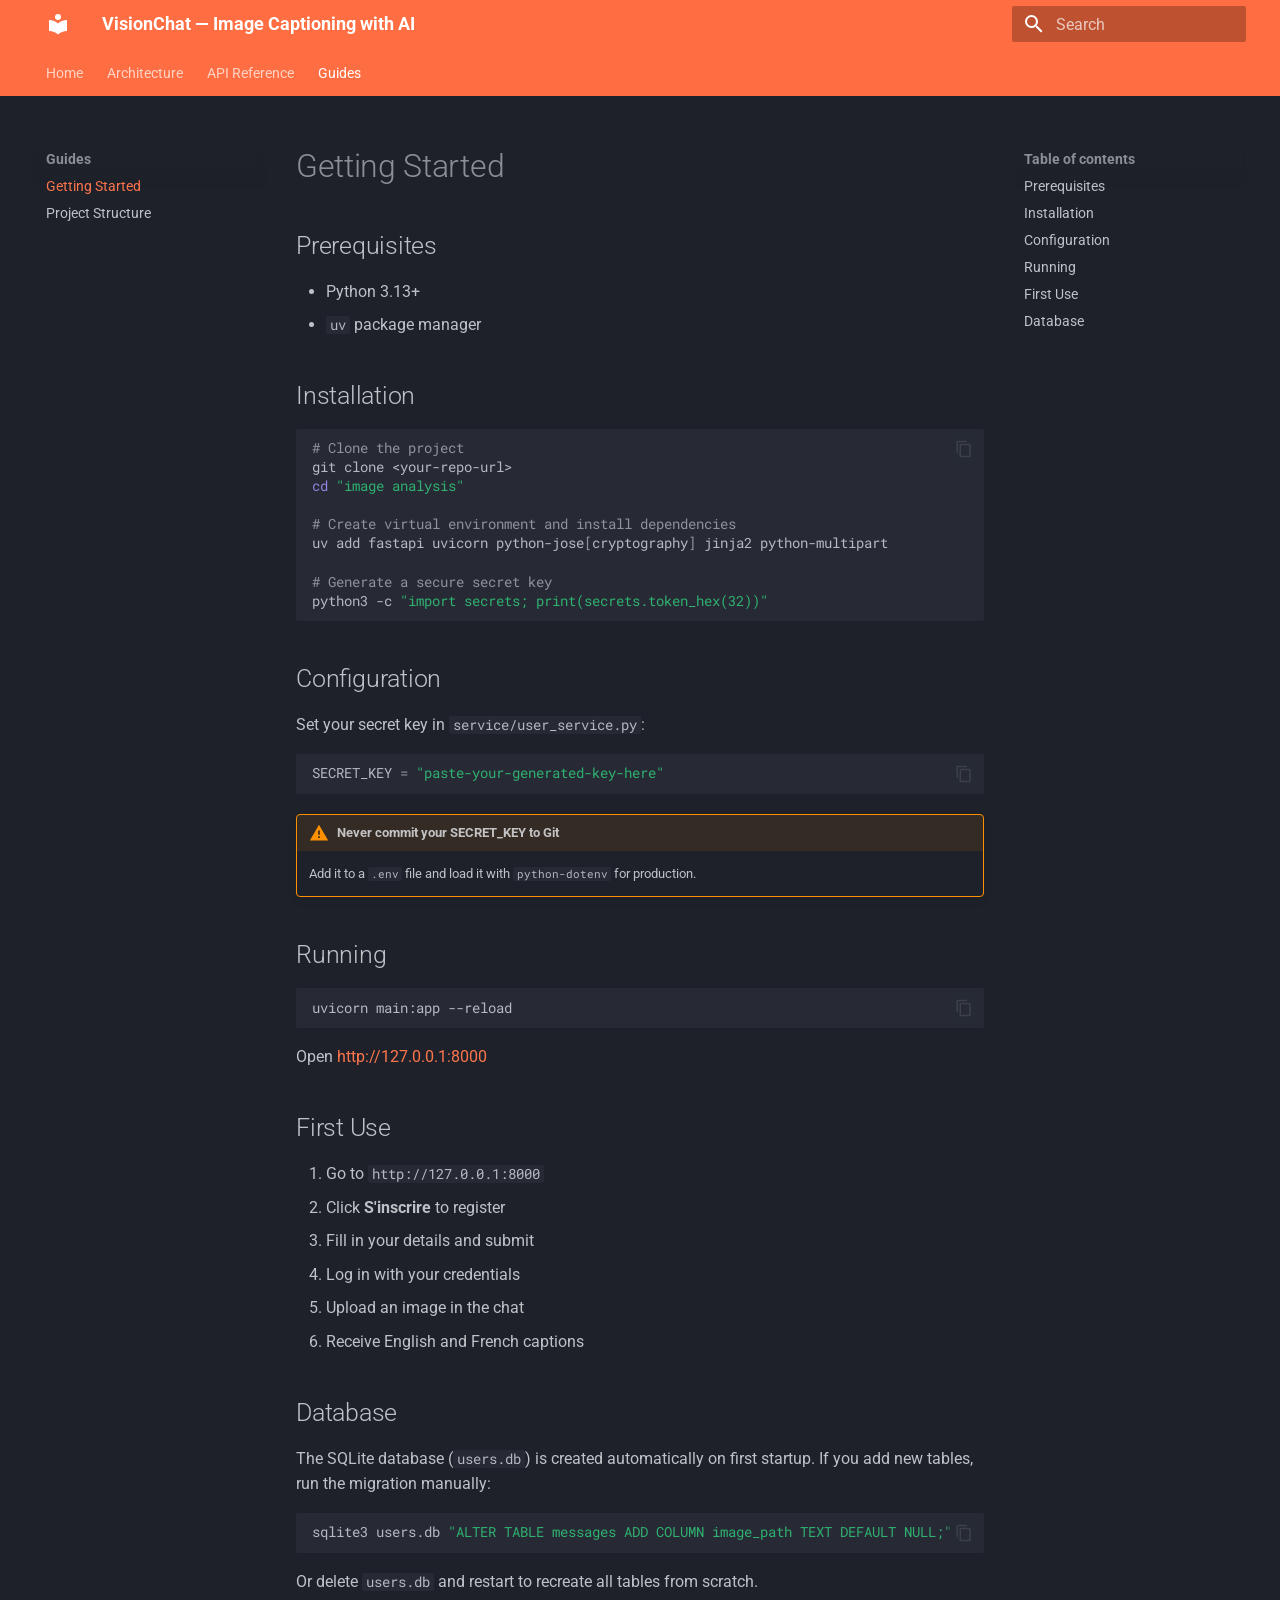
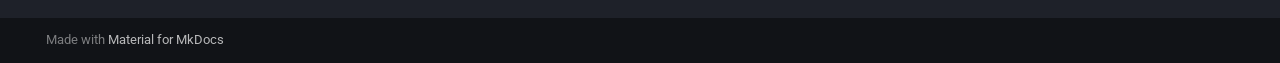
<file: site/guides/getting-started/index.html>
<!doctype html>
<html lang="en" class="no-js">
  <head>
    
      <meta charset="utf-8">
      <meta name="viewport" content="width=device-width,initial-scale=1">
      
        <meta name="description" content="Documentation for the VisionChat image captioning application">
      
      
        <meta name="author" content="Mohammad Haris">
      
      
      
        <link rel="prev" href="../../api/predict/">
      
      
        <link rel="next" href="../structure/">
      
      
        
      
      
      <link rel="icon" href="../../assets/images/favicon.png">
      <meta name="generator" content="mkdocs-1.6.1, mkdocs-material-9.7.6">
    
    
      
        <title>Getting Started - VisionChat — Image Captioning with AI</title>
      
    
    
      <link rel="stylesheet" href="../../assets/stylesheets/main.484c7ddc.min.css">
      
        
        <link rel="stylesheet" href="../../assets/stylesheets/palette.ab4e12ef.min.css">
      
      


    
    
      
    
    
      
        
        
        <link rel="preconnect" href="https://fonts.gstatic.com" crossorigin>
        <link rel="stylesheet" href="https://fonts.googleapis.com/css?family=Roboto:300,300i,400,400i,700,700i%7CRoboto+Mono:400,400i,700,700i&display=fallback">
        <style>:root{--md-text-font:"Roboto";--md-code-font:"Roboto Mono"}</style>
      
    
    
    <script>__md_scope=new URL("../..",location),__md_hash=e=>[...e].reduce(((e,_)=>(e<<5)-e+_.charCodeAt(0)),0),__md_get=(e,_=localStorage,t=__md_scope)=>JSON.parse(_.getItem(t.pathname+"."+e)),__md_set=(e,_,t=localStorage,a=__md_scope)=>{try{t.setItem(a.pathname+"."+e,JSON.stringify(_))}catch(e){}}</script>
    
      

    
    
  </head>
  
  
    
    
      
    
    
    
    
    <body dir="ltr" data-md-color-scheme="slate" data-md-color-primary="deep-orange" data-md-color-accent="orange">
  
    
    <input class="md-toggle" data-md-toggle="drawer" type="checkbox" id="__drawer" autocomplete="off">
    <input class="md-toggle" data-md-toggle="search" type="checkbox" id="__search" autocomplete="off">
    <label class="md-overlay" for="__drawer"></label>
    <div data-md-component="skip">
      
        
        <a href="#getting-started" class="md-skip">
          Skip to content
        </a>
      
    </div>
    <div data-md-component="announce">
      
    </div>
    
    
      

<header class="md-header" data-md-component="header">
  <nav class="md-header__inner md-grid" aria-label="Header">
    <a href="../.." title="VisionChat — Image Captioning with AI" class="md-header__button md-logo" aria-label="VisionChat — Image Captioning with AI" data-md-component="logo">
      
  
  <svg xmlns="http://www.w3.org/2000/svg" viewBox="0 0 24 24"><path d="M12 8a3 3 0 0 0 3-3 3 3 0 0 0-3-3 3 3 0 0 0-3 3 3 3 0 0 0 3 3m0 3.54C9.64 9.35 6.5 8 3 8v11c3.5 0 6.64 1.35 9 3.54 2.36-2.19 5.5-3.54 9-3.54V8c-3.5 0-6.64 1.35-9 3.54"/></svg>

    </a>
    <label class="md-header__button md-icon" for="__drawer">
      
      <svg xmlns="http://www.w3.org/2000/svg" viewBox="0 0 24 24"><path d="M3 6h18v2H3zm0 5h18v2H3zm0 5h18v2H3z"/></svg>
    </label>
    <div class="md-header__title" data-md-component="header-title">
      <div class="md-header__ellipsis">
        <div class="md-header__topic">
          <span class="md-ellipsis">
            VisionChat — Image Captioning with AI
          </span>
        </div>
        <div class="md-header__topic" data-md-component="header-topic">
          <span class="md-ellipsis">
            
              Getting Started
            
          </span>
        </div>
      </div>
    </div>
    
      
        <form class="md-header__option" data-md-component="palette">
  
    
    
    
    <input class="md-option" data-md-color-media="" data-md-color-scheme="slate" data-md-color-primary="deep-orange" data-md-color-accent="orange"  aria-hidden="true"  type="radio" name="__palette" id="__palette_0">
    
  
</form>
      
    
    
      <script>var palette=__md_get("__palette");if(palette&&palette.color){if("(prefers-color-scheme)"===palette.color.media){var media=matchMedia("(prefers-color-scheme: light)"),input=document.querySelector(media.matches?"[data-md-color-media='(prefers-color-scheme: light)']":"[data-md-color-media='(prefers-color-scheme: dark)']");palette.color.media=input.getAttribute("data-md-color-media"),palette.color.scheme=input.getAttribute("data-md-color-scheme"),palette.color.primary=input.getAttribute("data-md-color-primary"),palette.color.accent=input.getAttribute("data-md-color-accent")}for(var[key,value]of Object.entries(palette.color))document.body.setAttribute("data-md-color-"+key,value)}</script>
    
    
    
      
      
        <label class="md-header__button md-icon" for="__search">
          
          <svg xmlns="http://www.w3.org/2000/svg" viewBox="0 0 24 24"><path d="M9.5 3A6.5 6.5 0 0 1 16 9.5c0 1.61-.59 3.09-1.56 4.23l.27.27h.79l5 5-1.5 1.5-5-5v-.79l-.27-.27A6.52 6.52 0 0 1 9.5 16 6.5 6.5 0 0 1 3 9.5 6.5 6.5 0 0 1 9.5 3m0 2C7 5 5 7 5 9.5S7 14 9.5 14 14 12 14 9.5 12 5 9.5 5"/></svg>
        </label>
        <div class="md-search" data-md-component="search" role="dialog">
  <label class="md-search__overlay" for="__search"></label>
  <div class="md-search__inner" role="search">
    <form class="md-search__form" name="search">
      <input type="text" class="md-search__input" name="query" aria-label="Search" placeholder="Search" autocapitalize="off" autocorrect="off" autocomplete="off" spellcheck="false" data-md-component="search-query" required>
      <label class="md-search__icon md-icon" for="__search">
        
        <svg xmlns="http://www.w3.org/2000/svg" viewBox="0 0 24 24"><path d="M9.5 3A6.5 6.5 0 0 1 16 9.5c0 1.61-.59 3.09-1.56 4.23l.27.27h.79l5 5-1.5 1.5-5-5v-.79l-.27-.27A6.52 6.52 0 0 1 9.5 16 6.5 6.5 0 0 1 3 9.5 6.5 6.5 0 0 1 9.5 3m0 2C7 5 5 7 5 9.5S7 14 9.5 14 14 12 14 9.5 12 5 9.5 5"/></svg>
        
        <svg xmlns="http://www.w3.org/2000/svg" viewBox="0 0 24 24"><path d="M20 11v2H8l5.5 5.5-1.42 1.42L4.16 12l7.92-7.92L13.5 5.5 8 11z"/></svg>
      </label>
      <nav class="md-search__options" aria-label="Search">
        
        <button type="reset" class="md-search__icon md-icon" title="Clear" aria-label="Clear" tabindex="-1">
          
          <svg xmlns="http://www.w3.org/2000/svg" viewBox="0 0 24 24"><path d="M19 6.41 17.59 5 12 10.59 6.41 5 5 6.41 10.59 12 5 17.59 6.41 19 12 13.41 17.59 19 19 17.59 13.41 12z"/></svg>
        </button>
      </nav>
      
    </form>
    <div class="md-search__output">
      <div class="md-search__scrollwrap" tabindex="0" data-md-scrollfix>
        <div class="md-search-result" data-md-component="search-result">
          <div class="md-search-result__meta">
            Initializing search
          </div>
          <ol class="md-search-result__list" role="presentation"></ol>
        </div>
      </div>
    </div>
  </div>
</div>
      
    
    
  </nav>
  
</header>
    
    <div class="md-container" data-md-component="container">
      
      
        
          
            
<nav class="md-tabs" aria-label="Tabs" data-md-component="tabs">
  <div class="md-grid">
    <ul class="md-tabs__list">
      
        
  
  
  
  
    <li class="md-tabs__item">
      <a href="../.." class="md-tabs__link">
        
  
  
    
  
  Home

      </a>
    </li>
  

      
        
  
  
  
  
    
    
      <li class="md-tabs__item">
        <a href="../../architecture/overview/" class="md-tabs__link">
          
  
  
  Architecture

        </a>
      </li>
    
  

      
        
  
  
  
  
    
    
      <li class="md-tabs__item">
        <a href="../../api/auth/" class="md-tabs__link">
          
  
  
  API Reference

        </a>
      </li>
    
  

      
        
  
  
  
    
  
  
    
    
      <li class="md-tabs__item md-tabs__item--active">
        <a href="./" class="md-tabs__link">
          
  
  
  Guides

        </a>
      </li>
    
  

      
    </ul>
  </div>
</nav>
          
        
      
      <main class="md-main" data-md-component="main">
        <div class="md-main__inner md-grid">
          
            
              
              <div class="md-sidebar md-sidebar--primary" data-md-component="sidebar" data-md-type="navigation" >
                <div class="md-sidebar__scrollwrap">
                  <div class="md-sidebar__inner">
                    


  


<nav class="md-nav md-nav--primary md-nav--lifted" aria-label="Navigation" data-md-level="0">
  <label class="md-nav__title" for="__drawer">
    <a href="../.." title="VisionChat — Image Captioning with AI" class="md-nav__button md-logo" aria-label="VisionChat — Image Captioning with AI" data-md-component="logo">
      
  
  <svg xmlns="http://www.w3.org/2000/svg" viewBox="0 0 24 24"><path d="M12 8a3 3 0 0 0 3-3 3 3 0 0 0-3-3 3 3 0 0 0-3 3 3 3 0 0 0 3 3m0 3.54C9.64 9.35 6.5 8 3 8v11c3.5 0 6.64 1.35 9 3.54 2.36-2.19 5.5-3.54 9-3.54V8c-3.5 0-6.64 1.35-9 3.54"/></svg>

    </a>
    VisionChat — Image Captioning with AI
  </label>
  
  <ul class="md-nav__list" data-md-scrollfix>
    
      
      
  
  
  
  
    <li class="md-nav__item">
      <a href="../.." class="md-nav__link">
        
  
  
  <span class="md-ellipsis">
    
  
    Home
  

    
  </span>
  
  

      </a>
    </li>
  

    
      
      
  
  
  
  
    
    
    
    
      
      
        
      
    
    
    <li class="md-nav__item md-nav__item--nested">
      
        
        
        <input class="md-nav__toggle md-toggle " type="checkbox" id="__nav_2" >
        
          
          <label class="md-nav__link" for="__nav_2" id="__nav_2_label" tabindex="0">
            
  
  
  <span class="md-ellipsis">
    
  
    Architecture
  

    
  </span>
  
  

            <span class="md-nav__icon md-icon"></span>
          </label>
        
        <nav class="md-nav" data-md-level="1" aria-labelledby="__nav_2_label" aria-expanded="false">
          <label class="md-nav__title" for="__nav_2">
            <span class="md-nav__icon md-icon"></span>
            
  
    Architecture
  

          </label>
          <ul class="md-nav__list" data-md-scrollfix>
            
              
                
  
  
  
  
    <li class="md-nav__item">
      <a href="../../architecture/overview/" class="md-nav__link">
        
  
  
  <span class="md-ellipsis">
    
  
    Overview
  

    
  </span>
  
  

      </a>
    </li>
  

              
            
              
                
  
  
  
  
    <li class="md-nav__item">
      <a href="../../architecture/flow/" class="md-nav__link">
        
  
  
  <span class="md-ellipsis">
    
  
    Flow Diagram
  

    
  </span>
  
  

      </a>
    </li>
  

              
            
              
                
  
  
  
  
    <li class="md-nav__item">
      <a href="../../architecture/sequences/" class="md-nav__link">
        
  
  
  <span class="md-ellipsis">
    
  
    Sequence Diagrams
  

    
  </span>
  
  

      </a>
    </li>
  

              
            
              
                
  
  
  
  
    <li class="md-nav__item">
      <a href="../../architecture/database/" class="md-nav__link">
        
  
  
  <span class="md-ellipsis">
    
  
    Database Schema
  

    
  </span>
  
  

      </a>
    </li>
  

              
            
          </ul>
        </nav>
      
    </li>
  

    
      
      
  
  
  
  
    
    
    
    
      
      
        
      
    
    
    <li class="md-nav__item md-nav__item--nested">
      
        
        
        <input class="md-nav__toggle md-toggle " type="checkbox" id="__nav_3" >
        
          
          <label class="md-nav__link" for="__nav_3" id="__nav_3_label" tabindex="0">
            
  
  
  <span class="md-ellipsis">
    
  
    API Reference
  

    
  </span>
  
  

            <span class="md-nav__icon md-icon"></span>
          </label>
        
        <nav class="md-nav" data-md-level="1" aria-labelledby="__nav_3_label" aria-expanded="false">
          <label class="md-nav__title" for="__nav_3">
            <span class="md-nav__icon md-icon"></span>
            
  
    API Reference
  

          </label>
          <ul class="md-nav__list" data-md-scrollfix>
            
              
                
  
  
  
  
    <li class="md-nav__item">
      <a href="../../api/auth/" class="md-nav__link">
        
  
  
  <span class="md-ellipsis">
    
  
    Authentication
  

    
  </span>
  
  

      </a>
    </li>
  

              
            
              
                
  
  
  
  
    <li class="md-nav__item">
      <a href="../../api/chat/" class="md-nav__link">
        
  
  
  <span class="md-ellipsis">
    
  
    Chat
  

    
  </span>
  
  

      </a>
    </li>
  

              
            
              
                
  
  
  
  
    <li class="md-nav__item">
      <a href="../../api/predict/" class="md-nav__link">
        
  
  
  <span class="md-ellipsis">
    
  
    Prediction
  

    
  </span>
  
  

      </a>
    </li>
  

              
            
          </ul>
        </nav>
      
    </li>
  

    
      
      
  
  
    
  
  
  
    
    
    
    
      
        
        
      
      
        
      
    
    
    <li class="md-nav__item md-nav__item--active md-nav__item--section md-nav__item--nested">
      
        
        
        <input class="md-nav__toggle md-toggle " type="checkbox" id="__nav_4" checked>
        
          
          <label class="md-nav__link" for="__nav_4" id="__nav_4_label" tabindex="">
            
  
  
  <span class="md-ellipsis">
    
  
    Guides
  

    
  </span>
  
  

            <span class="md-nav__icon md-icon"></span>
          </label>
        
        <nav class="md-nav" data-md-level="1" aria-labelledby="__nav_4_label" aria-expanded="true">
          <label class="md-nav__title" for="__nav_4">
            <span class="md-nav__icon md-icon"></span>
            
  
    Guides
  

          </label>
          <ul class="md-nav__list" data-md-scrollfix>
            
              
                
  
  
    
  
  
  
    <li class="md-nav__item md-nav__item--active">
      
      <input class="md-nav__toggle md-toggle" type="checkbox" id="__toc">
      
      
        
      
      
        <label class="md-nav__link md-nav__link--active" for="__toc">
          
  
  
  <span class="md-ellipsis">
    
  
    Getting Started
  

    
  </span>
  
  

          <span class="md-nav__icon md-icon"></span>
        </label>
      
      <a href="./" class="md-nav__link md-nav__link--active">
        
  
  
  <span class="md-ellipsis">
    
  
    Getting Started
  

    
  </span>
  
  

      </a>
      
        

<nav class="md-nav md-nav--secondary" aria-label="Table of contents">
  
  
  
    
  
  
    <label class="md-nav__title" for="__toc">
      <span class="md-nav__icon md-icon"></span>
      Table of contents
    </label>
    <ul class="md-nav__list" data-md-component="toc" data-md-scrollfix>
      
        <li class="md-nav__item">
  <a href="#prerequisites" class="md-nav__link">
    <span class="md-ellipsis">
      
        Prerequisites
      
    </span>
  </a>
  
</li>
      
        <li class="md-nav__item">
  <a href="#installation" class="md-nav__link">
    <span class="md-ellipsis">
      
        Installation
      
    </span>
  </a>
  
</li>
      
        <li class="md-nav__item">
  <a href="#configuration" class="md-nav__link">
    <span class="md-ellipsis">
      
        Configuration
      
    </span>
  </a>
  
</li>
      
        <li class="md-nav__item">
  <a href="#running" class="md-nav__link">
    <span class="md-ellipsis">
      
        Running
      
    </span>
  </a>
  
</li>
      
        <li class="md-nav__item">
  <a href="#first-use" class="md-nav__link">
    <span class="md-ellipsis">
      
        First Use
      
    </span>
  </a>
  
</li>
      
        <li class="md-nav__item">
  <a href="#database" class="md-nav__link">
    <span class="md-ellipsis">
      
        Database
      
    </span>
  </a>
  
</li>
      
    </ul>
  
</nav>
      
    </li>
  

              
            
              
                
  
  
  
  
    <li class="md-nav__item">
      <a href="../structure/" class="md-nav__link">
        
  
  
  <span class="md-ellipsis">
    
  
    Project Structure
  

    
  </span>
  
  

      </a>
    </li>
  

              
            
          </ul>
        </nav>
      
    </li>
  

    
  </ul>
</nav>
                  </div>
                </div>
              </div>
            
            
              
              <div class="md-sidebar md-sidebar--secondary" data-md-component="sidebar" data-md-type="toc" >
                <div class="md-sidebar__scrollwrap">
                  <div class="md-sidebar__inner">
                    

<nav class="md-nav md-nav--secondary" aria-label="Table of contents">
  
  
  
    
  
  
    <label class="md-nav__title" for="__toc">
      <span class="md-nav__icon md-icon"></span>
      Table of contents
    </label>
    <ul class="md-nav__list" data-md-component="toc" data-md-scrollfix>
      
        <li class="md-nav__item">
  <a href="#prerequisites" class="md-nav__link">
    <span class="md-ellipsis">
      
        Prerequisites
      
    </span>
  </a>
  
</li>
      
        <li class="md-nav__item">
  <a href="#installation" class="md-nav__link">
    <span class="md-ellipsis">
      
        Installation
      
    </span>
  </a>
  
</li>
      
        <li class="md-nav__item">
  <a href="#configuration" class="md-nav__link">
    <span class="md-ellipsis">
      
        Configuration
      
    </span>
  </a>
  
</li>
      
        <li class="md-nav__item">
  <a href="#running" class="md-nav__link">
    <span class="md-ellipsis">
      
        Running
      
    </span>
  </a>
  
</li>
      
        <li class="md-nav__item">
  <a href="#first-use" class="md-nav__link">
    <span class="md-ellipsis">
      
        First Use
      
    </span>
  </a>
  
</li>
      
        <li class="md-nav__item">
  <a href="#database" class="md-nav__link">
    <span class="md-ellipsis">
      
        Database
      
    </span>
  </a>
  
</li>
      
    </ul>
  
</nav>
                  </div>
                </div>
              </div>
            
          
          
            <div class="md-content" data-md-component="content">
              
              <article class="md-content__inner md-typeset">
                
                  



<h1 id="getting-started">Getting Started</h1>
<h2 id="prerequisites">Prerequisites</h2>
<ul>
<li>Python 3.13+</li>
<li><code>uv</code> package manager</li>
</ul>
<h2 id="installation">Installation</h2>
<div class="highlight"><pre><span></span><code><a id="__codelineno-0-1" name="__codelineno-0-1" href="#__codelineno-0-1"></a><span class="c1"># Clone the project</span>
<a id="__codelineno-0-2" name="__codelineno-0-2" href="#__codelineno-0-2"></a>git<span class="w"> </span>clone<span class="w"> </span>&lt;your-repo-url&gt;
<a id="__codelineno-0-3" name="__codelineno-0-3" href="#__codelineno-0-3"></a><span class="nb">cd</span><span class="w"> </span><span class="s2">&quot;image analysis&quot;</span>
<a id="__codelineno-0-4" name="__codelineno-0-4" href="#__codelineno-0-4"></a>
<a id="__codelineno-0-5" name="__codelineno-0-5" href="#__codelineno-0-5"></a><span class="c1"># Create virtual environment and install dependencies</span>
<a id="__codelineno-0-6" name="__codelineno-0-6" href="#__codelineno-0-6"></a>uv<span class="w"> </span>add<span class="w"> </span>fastapi<span class="w"> </span>uvicorn<span class="w"> </span>python-jose<span class="o">[</span>cryptography<span class="o">]</span><span class="w"> </span>jinja2<span class="w"> </span>python-multipart
<a id="__codelineno-0-7" name="__codelineno-0-7" href="#__codelineno-0-7"></a>
<a id="__codelineno-0-8" name="__codelineno-0-8" href="#__codelineno-0-8"></a><span class="c1"># Generate a secure secret key</span>
<a id="__codelineno-0-9" name="__codelineno-0-9" href="#__codelineno-0-9"></a>python3<span class="w"> </span>-c<span class="w"> </span><span class="s2">&quot;import secrets; print(secrets.token_hex(32))&quot;</span>
</code></pre></div>
<h2 id="configuration">Configuration</h2>
<p>Set your secret key in <code>service/user_service.py</code>:</p>
<div class="highlight"><pre><span></span><code><a id="__codelineno-1-1" name="__codelineno-1-1" href="#__codelineno-1-1"></a><span class="n">SECRET_KEY</span> <span class="o">=</span> <span class="s2">&quot;paste-your-generated-key-here&quot;</span>
</code></pre></div>
<div class="admonition warning">
<p class="admonition-title">Never commit your SECRET_KEY to Git</p>
<p>Add it to a <code>.env</code> file and load it with <code>python-dotenv</code> for production.</p>
</div>
<h2 id="running">Running</h2>
<div class="highlight"><pre><span></span><code><a id="__codelineno-2-1" name="__codelineno-2-1" href="#__codelineno-2-1"></a>uvicorn<span class="w"> </span>main:app<span class="w"> </span>--reload
</code></pre></div>
<p>Open <a href="http://127.0.0.1:8000">http://127.0.0.1:8000</a></p>
<h2 id="first-use">First Use</h2>
<ol>
<li>Go to <code>http://127.0.0.1:8000</code></li>
<li>Click <strong>S'inscrire</strong> to register</li>
<li>Fill in your details and submit</li>
<li>Log in with your credentials</li>
<li>Upload an image in the chat</li>
<li>Receive English and French captions</li>
</ol>
<h2 id="database">Database</h2>
<p>The SQLite database (<code>users.db</code>) is created automatically on first startup. If you add new tables, run the migration manually:</p>
<div class="highlight"><pre><span></span><code><a id="__codelineno-3-1" name="__codelineno-3-1" href="#__codelineno-3-1"></a>sqlite3<span class="w"> </span>users.db<span class="w"> </span><span class="s2">&quot;ALTER TABLE messages ADD COLUMN image_path TEXT DEFAULT NULL;&quot;</span>
</code></pre></div>
<p>Or delete <code>users.db</code> and restart to recreate all tables from scratch.</p>












                
              </article>
            </div>
          
          
<script>var target=document.getElementById(location.hash.slice(1));target&&target.name&&(target.checked=target.name.startsWith("__tabbed_"))</script>
        </div>
        
          <button type="button" class="md-top md-icon" data-md-component="top" hidden>
  
  <svg xmlns="http://www.w3.org/2000/svg" viewBox="0 0 24 24"><path d="M13 20h-2V8l-5.5 5.5-1.42-1.42L12 4.16l7.92 7.92-1.42 1.42L13 8z"/></svg>
  Back to top
</button>
        
      </main>
      
        <footer class="md-footer">
  
  <div class="md-footer-meta md-typeset">
    <div class="md-footer-meta__inner md-grid">
      <div class="md-copyright">
  
  
    Made with
    <a href="https://squidfunk.github.io/mkdocs-material/" target="_blank" rel="noopener">
      Material for MkDocs
    </a>
  
</div>
      
    </div>
  </div>
</footer>
      
    </div>
    <div class="md-dialog" data-md-component="dialog">
      <div class="md-dialog__inner md-typeset"></div>
    </div>
    
    
    
      
      
      <script id="__config" type="application/json">{"annotate": null, "base": "../..", "features": ["navigation.tabs", "navigation.sections", "navigation.top", "content.code.annotate", "content.code.copy"], "search": "../../assets/javascripts/workers/search.2c215733.min.js", "tags": null, "translations": {"clipboard.copied": "Copied to clipboard", "clipboard.copy": "Copy to clipboard", "search.result.more.one": "1 more on this page", "search.result.more.other": "# more on this page", "search.result.none": "No matching documents", "search.result.one": "1 matching document", "search.result.other": "# matching documents", "search.result.placeholder": "Type to start searching", "search.result.term.missing": "Missing", "select.version": "Select version"}, "version": null}</script>
    
    
      <script src="../../assets/javascripts/bundle.79ae519e.min.js"></script>
      
    
  </body>
</html>
</file>
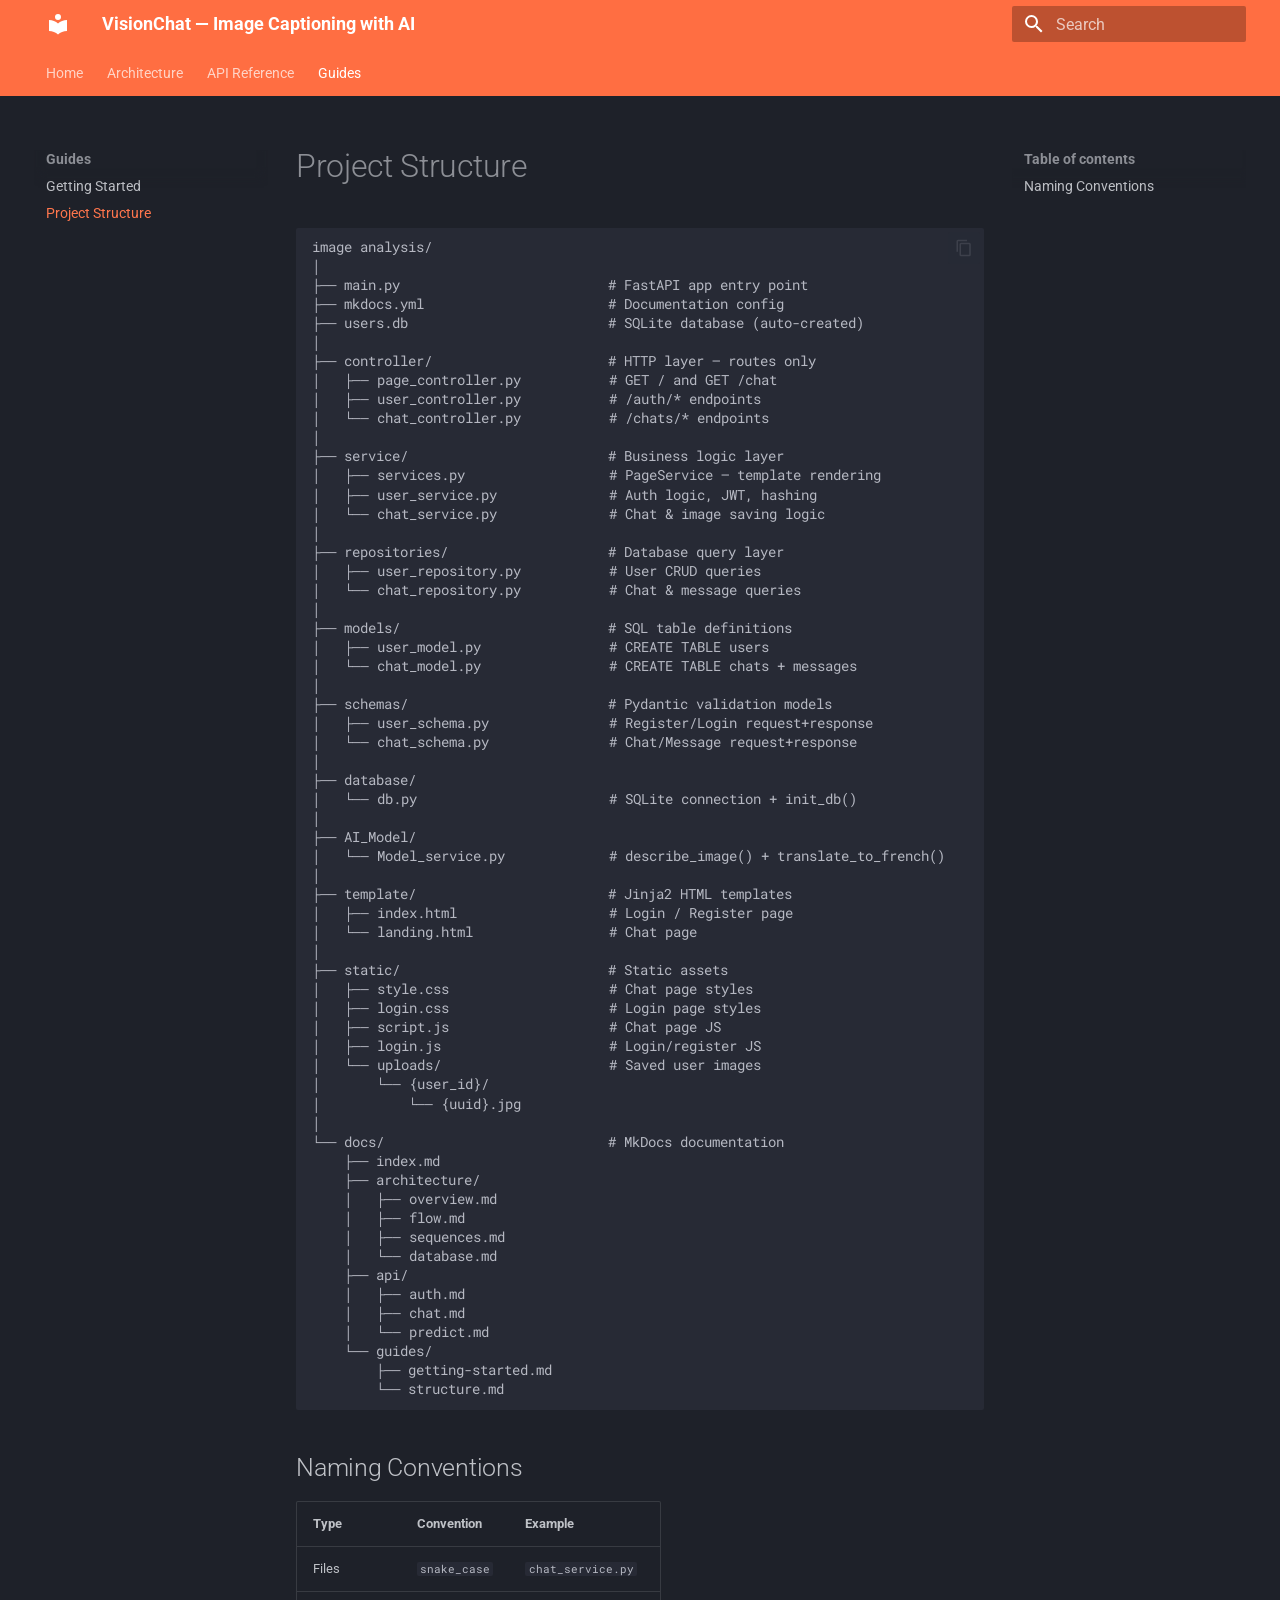
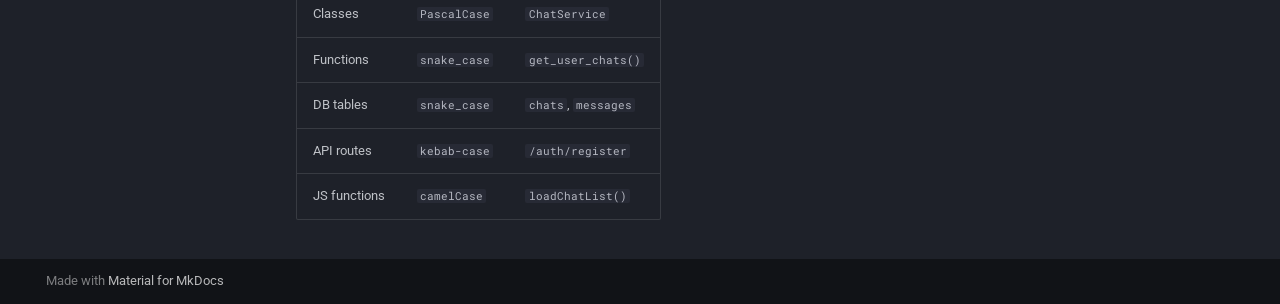
<file: site/guides/structure/index.html>
<!doctype html>
<html lang="en" class="no-js">
  <head>
    
      <meta charset="utf-8">
      <meta name="viewport" content="width=device-width,initial-scale=1">
      
        <meta name="description" content="Documentation for the VisionChat image captioning application">
      
      
        <meta name="author" content="Mohammad Haris">
      
      
      
        <link rel="prev" href="../getting-started/">
      
      
      
        
      
      
      <link rel="icon" href="../../assets/images/favicon.png">
      <meta name="generator" content="mkdocs-1.6.1, mkdocs-material-9.7.6">
    
    
      
        <title>Project Structure - VisionChat — Image Captioning with AI</title>
      
    
    
      <link rel="stylesheet" href="../../assets/stylesheets/main.484c7ddc.min.css">
      
        
        <link rel="stylesheet" href="../../assets/stylesheets/palette.ab4e12ef.min.css">
      
      


    
    
      
    
    
      
        
        
        <link rel="preconnect" href="https://fonts.gstatic.com" crossorigin>
        <link rel="stylesheet" href="https://fonts.googleapis.com/css?family=Roboto:300,300i,400,400i,700,700i%7CRoboto+Mono:400,400i,700,700i&display=fallback">
        <style>:root{--md-text-font:"Roboto";--md-code-font:"Roboto Mono"}</style>
      
    
    
    <script>__md_scope=new URL("../..",location),__md_hash=e=>[...e].reduce(((e,_)=>(e<<5)-e+_.charCodeAt(0)),0),__md_get=(e,_=localStorage,t=__md_scope)=>JSON.parse(_.getItem(t.pathname+"."+e)),__md_set=(e,_,t=localStorage,a=__md_scope)=>{try{t.setItem(a.pathname+"."+e,JSON.stringify(_))}catch(e){}}</script>
    
      

    
    
  </head>
  
  
    
    
      
    
    
    
    
    <body dir="ltr" data-md-color-scheme="slate" data-md-color-primary="deep-orange" data-md-color-accent="orange">
  
    
    <input class="md-toggle" data-md-toggle="drawer" type="checkbox" id="__drawer" autocomplete="off">
    <input class="md-toggle" data-md-toggle="search" type="checkbox" id="__search" autocomplete="off">
    <label class="md-overlay" for="__drawer"></label>
    <div data-md-component="skip">
      
        
        <a href="#project-structure" class="md-skip">
          Skip to content
        </a>
      
    </div>
    <div data-md-component="announce">
      
    </div>
    
    
      

<header class="md-header" data-md-component="header">
  <nav class="md-header__inner md-grid" aria-label="Header">
    <a href="../.." title="VisionChat — Image Captioning with AI" class="md-header__button md-logo" aria-label="VisionChat — Image Captioning with AI" data-md-component="logo">
      
  
  <svg xmlns="http://www.w3.org/2000/svg" viewBox="0 0 24 24"><path d="M12 8a3 3 0 0 0 3-3 3 3 0 0 0-3-3 3 3 0 0 0-3 3 3 3 0 0 0 3 3m0 3.54C9.64 9.35 6.5 8 3 8v11c3.5 0 6.64 1.35 9 3.54 2.36-2.19 5.5-3.54 9-3.54V8c-3.5 0-6.64 1.35-9 3.54"/></svg>

    </a>
    <label class="md-header__button md-icon" for="__drawer">
      
      <svg xmlns="http://www.w3.org/2000/svg" viewBox="0 0 24 24"><path d="M3 6h18v2H3zm0 5h18v2H3zm0 5h18v2H3z"/></svg>
    </label>
    <div class="md-header__title" data-md-component="header-title">
      <div class="md-header__ellipsis">
        <div class="md-header__topic">
          <span class="md-ellipsis">
            VisionChat — Image Captioning with AI
          </span>
        </div>
        <div class="md-header__topic" data-md-component="header-topic">
          <span class="md-ellipsis">
            
              Project Structure
            
          </span>
        </div>
      </div>
    </div>
    
      
        <form class="md-header__option" data-md-component="palette">
  
    
    
    
    <input class="md-option" data-md-color-media="" data-md-color-scheme="slate" data-md-color-primary="deep-orange" data-md-color-accent="orange"  aria-hidden="true"  type="radio" name="__palette" id="__palette_0">
    
  
</form>
      
    
    
      <script>var palette=__md_get("__palette");if(palette&&palette.color){if("(prefers-color-scheme)"===palette.color.media){var media=matchMedia("(prefers-color-scheme: light)"),input=document.querySelector(media.matches?"[data-md-color-media='(prefers-color-scheme: light)']":"[data-md-color-media='(prefers-color-scheme: dark)']");palette.color.media=input.getAttribute("data-md-color-media"),palette.color.scheme=input.getAttribute("data-md-color-scheme"),palette.color.primary=input.getAttribute("data-md-color-primary"),palette.color.accent=input.getAttribute("data-md-color-accent")}for(var[key,value]of Object.entries(palette.color))document.body.setAttribute("data-md-color-"+key,value)}</script>
    
    
    
      
      
        <label class="md-header__button md-icon" for="__search">
          
          <svg xmlns="http://www.w3.org/2000/svg" viewBox="0 0 24 24"><path d="M9.5 3A6.5 6.5 0 0 1 16 9.5c0 1.61-.59 3.09-1.56 4.23l.27.27h.79l5 5-1.5 1.5-5-5v-.79l-.27-.27A6.52 6.52 0 0 1 9.5 16 6.5 6.5 0 0 1 3 9.5 6.5 6.5 0 0 1 9.5 3m0 2C7 5 5 7 5 9.5S7 14 9.5 14 14 12 14 9.5 12 5 9.5 5"/></svg>
        </label>
        <div class="md-search" data-md-component="search" role="dialog">
  <label class="md-search__overlay" for="__search"></label>
  <div class="md-search__inner" role="search">
    <form class="md-search__form" name="search">
      <input type="text" class="md-search__input" name="query" aria-label="Search" placeholder="Search" autocapitalize="off" autocorrect="off" autocomplete="off" spellcheck="false" data-md-component="search-query" required>
      <label class="md-search__icon md-icon" for="__search">
        
        <svg xmlns="http://www.w3.org/2000/svg" viewBox="0 0 24 24"><path d="M9.5 3A6.5 6.5 0 0 1 16 9.5c0 1.61-.59 3.09-1.56 4.23l.27.27h.79l5 5-1.5 1.5-5-5v-.79l-.27-.27A6.52 6.52 0 0 1 9.5 16 6.5 6.5 0 0 1 3 9.5 6.5 6.5 0 0 1 9.5 3m0 2C7 5 5 7 5 9.5S7 14 9.5 14 14 12 14 9.5 12 5 9.5 5"/></svg>
        
        <svg xmlns="http://www.w3.org/2000/svg" viewBox="0 0 24 24"><path d="M20 11v2H8l5.5 5.5-1.42 1.42L4.16 12l7.92-7.92L13.5 5.5 8 11z"/></svg>
      </label>
      <nav class="md-search__options" aria-label="Search">
        
        <button type="reset" class="md-search__icon md-icon" title="Clear" aria-label="Clear" tabindex="-1">
          
          <svg xmlns="http://www.w3.org/2000/svg" viewBox="0 0 24 24"><path d="M19 6.41 17.59 5 12 10.59 6.41 5 5 6.41 10.59 12 5 17.59 6.41 19 12 13.41 17.59 19 19 17.59 13.41 12z"/></svg>
        </button>
      </nav>
      
    </form>
    <div class="md-search__output">
      <div class="md-search__scrollwrap" tabindex="0" data-md-scrollfix>
        <div class="md-search-result" data-md-component="search-result">
          <div class="md-search-result__meta">
            Initializing search
          </div>
          <ol class="md-search-result__list" role="presentation"></ol>
        </div>
      </div>
    </div>
  </div>
</div>
      
    
    
  </nav>
  
</header>
    
    <div class="md-container" data-md-component="container">
      
      
        
          
            
<nav class="md-tabs" aria-label="Tabs" data-md-component="tabs">
  <div class="md-grid">
    <ul class="md-tabs__list">
      
        
  
  
  
  
    <li class="md-tabs__item">
      <a href="../.." class="md-tabs__link">
        
  
  
    
  
  Home

      </a>
    </li>
  

      
        
  
  
  
  
    
    
      <li class="md-tabs__item">
        <a href="../../architecture/overview/" class="md-tabs__link">
          
  
  
  Architecture

        </a>
      </li>
    
  

      
        
  
  
  
  
    
    
      <li class="md-tabs__item">
        <a href="../../api/auth/" class="md-tabs__link">
          
  
  
  API Reference

        </a>
      </li>
    
  

      
        
  
  
  
    
  
  
    
    
      <li class="md-tabs__item md-tabs__item--active">
        <a href="../getting-started/" class="md-tabs__link">
          
  
  
  Guides

        </a>
      </li>
    
  

      
    </ul>
  </div>
</nav>
          
        
      
      <main class="md-main" data-md-component="main">
        <div class="md-main__inner md-grid">
          
            
              
              <div class="md-sidebar md-sidebar--primary" data-md-component="sidebar" data-md-type="navigation" >
                <div class="md-sidebar__scrollwrap">
                  <div class="md-sidebar__inner">
                    


  


<nav class="md-nav md-nav--primary md-nav--lifted" aria-label="Navigation" data-md-level="0">
  <label class="md-nav__title" for="__drawer">
    <a href="../.." title="VisionChat — Image Captioning with AI" class="md-nav__button md-logo" aria-label="VisionChat — Image Captioning with AI" data-md-component="logo">
      
  
  <svg xmlns="http://www.w3.org/2000/svg" viewBox="0 0 24 24"><path d="M12 8a3 3 0 0 0 3-3 3 3 0 0 0-3-3 3 3 0 0 0-3 3 3 3 0 0 0 3 3m0 3.54C9.64 9.35 6.5 8 3 8v11c3.5 0 6.64 1.35 9 3.54 2.36-2.19 5.5-3.54 9-3.54V8c-3.5 0-6.64 1.35-9 3.54"/></svg>

    </a>
    VisionChat — Image Captioning with AI
  </label>
  
  <ul class="md-nav__list" data-md-scrollfix>
    
      
      
  
  
  
  
    <li class="md-nav__item">
      <a href="../.." class="md-nav__link">
        
  
  
  <span class="md-ellipsis">
    
  
    Home
  

    
  </span>
  
  

      </a>
    </li>
  

    
      
      
  
  
  
  
    
    
    
    
      
      
        
      
    
    
    <li class="md-nav__item md-nav__item--nested">
      
        
        
        <input class="md-nav__toggle md-toggle " type="checkbox" id="__nav_2" >
        
          
          <label class="md-nav__link" for="__nav_2" id="__nav_2_label" tabindex="0">
            
  
  
  <span class="md-ellipsis">
    
  
    Architecture
  

    
  </span>
  
  

            <span class="md-nav__icon md-icon"></span>
          </label>
        
        <nav class="md-nav" data-md-level="1" aria-labelledby="__nav_2_label" aria-expanded="false">
          <label class="md-nav__title" for="__nav_2">
            <span class="md-nav__icon md-icon"></span>
            
  
    Architecture
  

          </label>
          <ul class="md-nav__list" data-md-scrollfix>
            
              
                
  
  
  
  
    <li class="md-nav__item">
      <a href="../../architecture/overview/" class="md-nav__link">
        
  
  
  <span class="md-ellipsis">
    
  
    Overview
  

    
  </span>
  
  

      </a>
    </li>
  

              
            
              
                
  
  
  
  
    <li class="md-nav__item">
      <a href="../../architecture/flow/" class="md-nav__link">
        
  
  
  <span class="md-ellipsis">
    
  
    Flow Diagram
  

    
  </span>
  
  

      </a>
    </li>
  

              
            
              
                
  
  
  
  
    <li class="md-nav__item">
      <a href="../../architecture/sequences/" class="md-nav__link">
        
  
  
  <span class="md-ellipsis">
    
  
    Sequence Diagrams
  

    
  </span>
  
  

      </a>
    </li>
  

              
            
              
                
  
  
  
  
    <li class="md-nav__item">
      <a href="../../architecture/database/" class="md-nav__link">
        
  
  
  <span class="md-ellipsis">
    
  
    Database Schema
  

    
  </span>
  
  

      </a>
    </li>
  

              
            
          </ul>
        </nav>
      
    </li>
  

    
      
      
  
  
  
  
    
    
    
    
      
      
        
      
    
    
    <li class="md-nav__item md-nav__item--nested">
      
        
        
        <input class="md-nav__toggle md-toggle " type="checkbox" id="__nav_3" >
        
          
          <label class="md-nav__link" for="__nav_3" id="__nav_3_label" tabindex="0">
            
  
  
  <span class="md-ellipsis">
    
  
    API Reference
  

    
  </span>
  
  

            <span class="md-nav__icon md-icon"></span>
          </label>
        
        <nav class="md-nav" data-md-level="1" aria-labelledby="__nav_3_label" aria-expanded="false">
          <label class="md-nav__title" for="__nav_3">
            <span class="md-nav__icon md-icon"></span>
            
  
    API Reference
  

          </label>
          <ul class="md-nav__list" data-md-scrollfix>
            
              
                
  
  
  
  
    <li class="md-nav__item">
      <a href="../../api/auth/" class="md-nav__link">
        
  
  
  <span class="md-ellipsis">
    
  
    Authentication
  

    
  </span>
  
  

      </a>
    </li>
  

              
            
              
                
  
  
  
  
    <li class="md-nav__item">
      <a href="../../api/chat/" class="md-nav__link">
        
  
  
  <span class="md-ellipsis">
    
  
    Chat
  

    
  </span>
  
  

      </a>
    </li>
  

              
            
              
                
  
  
  
  
    <li class="md-nav__item">
      <a href="../../api/predict/" class="md-nav__link">
        
  
  
  <span class="md-ellipsis">
    
  
    Prediction
  

    
  </span>
  
  

      </a>
    </li>
  

              
            
          </ul>
        </nav>
      
    </li>
  

    
      
      
  
  
    
  
  
  
    
    
    
    
      
        
        
      
      
        
      
    
    
    <li class="md-nav__item md-nav__item--active md-nav__item--section md-nav__item--nested">
      
        
        
        <input class="md-nav__toggle md-toggle " type="checkbox" id="__nav_4" checked>
        
          
          <label class="md-nav__link" for="__nav_4" id="__nav_4_label" tabindex="">
            
  
  
  <span class="md-ellipsis">
    
  
    Guides
  

    
  </span>
  
  

            <span class="md-nav__icon md-icon"></span>
          </label>
        
        <nav class="md-nav" data-md-level="1" aria-labelledby="__nav_4_label" aria-expanded="true">
          <label class="md-nav__title" for="__nav_4">
            <span class="md-nav__icon md-icon"></span>
            
  
    Guides
  

          </label>
          <ul class="md-nav__list" data-md-scrollfix>
            
              
                
  
  
  
  
    <li class="md-nav__item">
      <a href="../getting-started/" class="md-nav__link">
        
  
  
  <span class="md-ellipsis">
    
  
    Getting Started
  

    
  </span>
  
  

      </a>
    </li>
  

              
            
              
                
  
  
    
  
  
  
    <li class="md-nav__item md-nav__item--active">
      
      <input class="md-nav__toggle md-toggle" type="checkbox" id="__toc">
      
      
        
      
      
        <label class="md-nav__link md-nav__link--active" for="__toc">
          
  
  
  <span class="md-ellipsis">
    
  
    Project Structure
  

    
  </span>
  
  

          <span class="md-nav__icon md-icon"></span>
        </label>
      
      <a href="./" class="md-nav__link md-nav__link--active">
        
  
  
  <span class="md-ellipsis">
    
  
    Project Structure
  

    
  </span>
  
  

      </a>
      
        

<nav class="md-nav md-nav--secondary" aria-label="Table of contents">
  
  
  
    
  
  
    <label class="md-nav__title" for="__toc">
      <span class="md-nav__icon md-icon"></span>
      Table of contents
    </label>
    <ul class="md-nav__list" data-md-component="toc" data-md-scrollfix>
      
        <li class="md-nav__item">
  <a href="#naming-conventions" class="md-nav__link">
    <span class="md-ellipsis">
      
        Naming Conventions
      
    </span>
  </a>
  
</li>
      
    </ul>
  
</nav>
      
    </li>
  

              
            
          </ul>
        </nav>
      
    </li>
  

    
  </ul>
</nav>
                  </div>
                </div>
              </div>
            
            
              
              <div class="md-sidebar md-sidebar--secondary" data-md-component="sidebar" data-md-type="toc" >
                <div class="md-sidebar__scrollwrap">
                  <div class="md-sidebar__inner">
                    

<nav class="md-nav md-nav--secondary" aria-label="Table of contents">
  
  
  
    
  
  
    <label class="md-nav__title" for="__toc">
      <span class="md-nav__icon md-icon"></span>
      Table of contents
    </label>
    <ul class="md-nav__list" data-md-component="toc" data-md-scrollfix>
      
        <li class="md-nav__item">
  <a href="#naming-conventions" class="md-nav__link">
    <span class="md-ellipsis">
      
        Naming Conventions
      
    </span>
  </a>
  
</li>
      
    </ul>
  
</nav>
                  </div>
                </div>
              </div>
            
          
          
            <div class="md-content" data-md-component="content">
              
              <article class="md-content__inner md-typeset">
                
                  



<h1 id="project-structure">Project Structure</h1>
<div class="highlight"><pre><span></span><code><a id="__codelineno-0-1" name="__codelineno-0-1" href="#__codelineno-0-1"></a>image analysis/
<a id="__codelineno-0-2" name="__codelineno-0-2" href="#__codelineno-0-2"></a>│
<a id="__codelineno-0-3" name="__codelineno-0-3" href="#__codelineno-0-3"></a>├── main.py                          # FastAPI app entry point
<a id="__codelineno-0-4" name="__codelineno-0-4" href="#__codelineno-0-4"></a>├── mkdocs.yml                       # Documentation config
<a id="__codelineno-0-5" name="__codelineno-0-5" href="#__codelineno-0-5"></a>├── users.db                         # SQLite database (auto-created)
<a id="__codelineno-0-6" name="__codelineno-0-6" href="#__codelineno-0-6"></a>│
<a id="__codelineno-0-7" name="__codelineno-0-7" href="#__codelineno-0-7"></a>├── controller/                      # HTTP layer — routes only
<a id="__codelineno-0-8" name="__codelineno-0-8" href="#__codelineno-0-8"></a>│   ├── page_controller.py           # GET / and GET /chat
<a id="__codelineno-0-9" name="__codelineno-0-9" href="#__codelineno-0-9"></a>│   ├── user_controller.py           # /auth/* endpoints
<a id="__codelineno-0-10" name="__codelineno-0-10" href="#__codelineno-0-10"></a>│   └── chat_controller.py           # /chats/* endpoints
<a id="__codelineno-0-11" name="__codelineno-0-11" href="#__codelineno-0-11"></a>│
<a id="__codelineno-0-12" name="__codelineno-0-12" href="#__codelineno-0-12"></a>├── service/                         # Business logic layer
<a id="__codelineno-0-13" name="__codelineno-0-13" href="#__codelineno-0-13"></a>│   ├── services.py                  # PageService — template rendering
<a id="__codelineno-0-14" name="__codelineno-0-14" href="#__codelineno-0-14"></a>│   ├── user_service.py              # Auth logic, JWT, hashing
<a id="__codelineno-0-15" name="__codelineno-0-15" href="#__codelineno-0-15"></a>│   └── chat_service.py              # Chat &amp; image saving logic
<a id="__codelineno-0-16" name="__codelineno-0-16" href="#__codelineno-0-16"></a>│
<a id="__codelineno-0-17" name="__codelineno-0-17" href="#__codelineno-0-17"></a>├── repositories/                    # Database query layer
<a id="__codelineno-0-18" name="__codelineno-0-18" href="#__codelineno-0-18"></a>│   ├── user_repository.py           # User CRUD queries
<a id="__codelineno-0-19" name="__codelineno-0-19" href="#__codelineno-0-19"></a>│   └── chat_repository.py           # Chat &amp; message queries
<a id="__codelineno-0-20" name="__codelineno-0-20" href="#__codelineno-0-20"></a>│
<a id="__codelineno-0-21" name="__codelineno-0-21" href="#__codelineno-0-21"></a>├── models/                          # SQL table definitions
<a id="__codelineno-0-22" name="__codelineno-0-22" href="#__codelineno-0-22"></a>│   ├── user_model.py                # CREATE TABLE users
<a id="__codelineno-0-23" name="__codelineno-0-23" href="#__codelineno-0-23"></a>│   └── chat_model.py                # CREATE TABLE chats + messages
<a id="__codelineno-0-24" name="__codelineno-0-24" href="#__codelineno-0-24"></a>│
<a id="__codelineno-0-25" name="__codelineno-0-25" href="#__codelineno-0-25"></a>├── schemas/                         # Pydantic validation models
<a id="__codelineno-0-26" name="__codelineno-0-26" href="#__codelineno-0-26"></a>│   ├── user_schema.py               # Register/Login request+response
<a id="__codelineno-0-27" name="__codelineno-0-27" href="#__codelineno-0-27"></a>│   └── chat_schema.py               # Chat/Message request+response
<a id="__codelineno-0-28" name="__codelineno-0-28" href="#__codelineno-0-28"></a>│
<a id="__codelineno-0-29" name="__codelineno-0-29" href="#__codelineno-0-29"></a>├── database/
<a id="__codelineno-0-30" name="__codelineno-0-30" href="#__codelineno-0-30"></a>│   └── db.py                        # SQLite connection + init_db()
<a id="__codelineno-0-31" name="__codelineno-0-31" href="#__codelineno-0-31"></a>│
<a id="__codelineno-0-32" name="__codelineno-0-32" href="#__codelineno-0-32"></a>├── AI_Model/
<a id="__codelineno-0-33" name="__codelineno-0-33" href="#__codelineno-0-33"></a>│   └── Model_service.py             # describe_image() + translate_to_french()
<a id="__codelineno-0-34" name="__codelineno-0-34" href="#__codelineno-0-34"></a>│
<a id="__codelineno-0-35" name="__codelineno-0-35" href="#__codelineno-0-35"></a>├── template/                        # Jinja2 HTML templates
<a id="__codelineno-0-36" name="__codelineno-0-36" href="#__codelineno-0-36"></a>│   ├── index.html                   # Login / Register page
<a id="__codelineno-0-37" name="__codelineno-0-37" href="#__codelineno-0-37"></a>│   └── landing.html                 # Chat page
<a id="__codelineno-0-38" name="__codelineno-0-38" href="#__codelineno-0-38"></a>│
<a id="__codelineno-0-39" name="__codelineno-0-39" href="#__codelineno-0-39"></a>├── static/                          # Static assets
<a id="__codelineno-0-40" name="__codelineno-0-40" href="#__codelineno-0-40"></a>│   ├── style.css                    # Chat page styles
<a id="__codelineno-0-41" name="__codelineno-0-41" href="#__codelineno-0-41"></a>│   ├── login.css                    # Login page styles
<a id="__codelineno-0-42" name="__codelineno-0-42" href="#__codelineno-0-42"></a>│   ├── script.js                    # Chat page JS
<a id="__codelineno-0-43" name="__codelineno-0-43" href="#__codelineno-0-43"></a>│   ├── login.js                     # Login/register JS
<a id="__codelineno-0-44" name="__codelineno-0-44" href="#__codelineno-0-44"></a>│   └── uploads/                     # Saved user images
<a id="__codelineno-0-45" name="__codelineno-0-45" href="#__codelineno-0-45"></a>│       └── {user_id}/
<a id="__codelineno-0-46" name="__codelineno-0-46" href="#__codelineno-0-46"></a>│           └── {uuid}.jpg
<a id="__codelineno-0-47" name="__codelineno-0-47" href="#__codelineno-0-47"></a>│
<a id="__codelineno-0-48" name="__codelineno-0-48" href="#__codelineno-0-48"></a>└── docs/                            # MkDocs documentation
<a id="__codelineno-0-49" name="__codelineno-0-49" href="#__codelineno-0-49"></a>    ├── index.md
<a id="__codelineno-0-50" name="__codelineno-0-50" href="#__codelineno-0-50"></a>    ├── architecture/
<a id="__codelineno-0-51" name="__codelineno-0-51" href="#__codelineno-0-51"></a>    │   ├── overview.md
<a id="__codelineno-0-52" name="__codelineno-0-52" href="#__codelineno-0-52"></a>    │   ├── flow.md
<a id="__codelineno-0-53" name="__codelineno-0-53" href="#__codelineno-0-53"></a>    │   ├── sequences.md
<a id="__codelineno-0-54" name="__codelineno-0-54" href="#__codelineno-0-54"></a>    │   └── database.md
<a id="__codelineno-0-55" name="__codelineno-0-55" href="#__codelineno-0-55"></a>    ├── api/
<a id="__codelineno-0-56" name="__codelineno-0-56" href="#__codelineno-0-56"></a>    │   ├── auth.md
<a id="__codelineno-0-57" name="__codelineno-0-57" href="#__codelineno-0-57"></a>    │   ├── chat.md
<a id="__codelineno-0-58" name="__codelineno-0-58" href="#__codelineno-0-58"></a>    │   └── predict.md
<a id="__codelineno-0-59" name="__codelineno-0-59" href="#__codelineno-0-59"></a>    └── guides/
<a id="__codelineno-0-60" name="__codelineno-0-60" href="#__codelineno-0-60"></a>        ├── getting-started.md
<a id="__codelineno-0-61" name="__codelineno-0-61" href="#__codelineno-0-61"></a>        └── structure.md
</code></pre></div>
<h2 id="naming-conventions">Naming Conventions</h2>
<table>
<thead>
<tr>
<th>Type</th>
<th>Convention</th>
<th>Example</th>
</tr>
</thead>
<tbody>
<tr>
<td>Files</td>
<td><code>snake_case</code></td>
<td><code>chat_service.py</code></td>
</tr>
<tr>
<td>Classes</td>
<td><code>PascalCase</code></td>
<td><code>ChatService</code></td>
</tr>
<tr>
<td>Functions</td>
<td><code>snake_case</code></td>
<td><code>get_user_chats()</code></td>
</tr>
<tr>
<td>DB tables</td>
<td><code>snake_case</code></td>
<td><code>chats</code>, <code>messages</code></td>
</tr>
<tr>
<td>API routes</td>
<td><code>kebab-case</code></td>
<td><code>/auth/register</code></td>
</tr>
<tr>
<td>JS functions</td>
<td><code>camelCase</code></td>
<td><code>loadChatList()</code></td>
</tr>
</tbody>
</table>












                
              </article>
            </div>
          
          
<script>var target=document.getElementById(location.hash.slice(1));target&&target.name&&(target.checked=target.name.startsWith("__tabbed_"))</script>
        </div>
        
          <button type="button" class="md-top md-icon" data-md-component="top" hidden>
  
  <svg xmlns="http://www.w3.org/2000/svg" viewBox="0 0 24 24"><path d="M13 20h-2V8l-5.5 5.5-1.42-1.42L12 4.16l7.92 7.92-1.42 1.42L13 8z"/></svg>
  Back to top
</button>
        
      </main>
      
        <footer class="md-footer">
  
  <div class="md-footer-meta md-typeset">
    <div class="md-footer-meta__inner md-grid">
      <div class="md-copyright">
  
  
    Made with
    <a href="https://squidfunk.github.io/mkdocs-material/" target="_blank" rel="noopener">
      Material for MkDocs
    </a>
  
</div>
      
    </div>
  </div>
</footer>
      
    </div>
    <div class="md-dialog" data-md-component="dialog">
      <div class="md-dialog__inner md-typeset"></div>
    </div>
    
    
    
      
      
      <script id="__config" type="application/json">{"annotate": null, "base": "../..", "features": ["navigation.tabs", "navigation.sections", "navigation.top", "content.code.annotate", "content.code.copy"], "search": "../../assets/javascripts/workers/search.2c215733.min.js", "tags": null, "translations": {"clipboard.copied": "Copied to clipboard", "clipboard.copy": "Copy to clipboard", "search.result.more.one": "1 more on this page", "search.result.more.other": "# more on this page", "search.result.none": "No matching documents", "search.result.one": "1 matching document", "search.result.other": "# matching documents", "search.result.placeholder": "Type to start searching", "search.result.term.missing": "Missing", "select.version": "Select version"}, "version": null}</script>
    
    
      <script src="../../assets/javascripts/bundle.79ae519e.min.js"></script>
      
    
  </body>
</html>
</file>
<file: static/login.css>
@import url('https://fonts.googleapis.com/css2?family=Inter:wght@300;400;500;600&display=swap');

    *, *::before, *::after { box-sizing: border-box; margin: 0; padding: 0; }

    :root {
      --black:    #0d0d0d;
      --surface:  #141414;
      --card:     #1a1a1a;
      --border:   #2a2a2a;
      --claude:   #D97757;
      --claude-h: #c4633f;
      --text:     #f0f0f0;
      --muted:    #888;
      --input-bg: #111;
    }

    body {
      font-family: 'Inter', sans-serif;
      background: var(--black);
      color: var(--text);
      min-height: 100vh;
      display: flex;
      flex-direction: column;
      align-items: center;
      justify-content: center;
      padding: 2rem 1rem;
    }

    .logo {
      display: flex;
      align-items: center;
      gap: 10px;
      margin-bottom: 2.5rem;
    }
    .logo-icon {
      width: 36px; height: 36px;
      background: var(--claude);
      border-radius: 10px;
      display: flex; align-items: center; justify-content: center;
    }
    .logo-icon svg { width: 22px; height: 22px; fill: #fff; }
    .logo-name { font-size: 1.25rem; font-weight: 600; letter-spacing: -0.3px; }

    .card {
      background: var(--card);
      border: 1px solid var(--border);
      border-radius: 18px;
      padding: 2.5rem 2.25rem;
      width: 100%;
      max-width: 420px;
      box-shadow: 0 8px 40px rgba(0,0,0,.55);
    }

    .tabs {
      display: grid;
      grid-template-columns: 1fr 1fr;
      gap: 4px;
      background: var(--surface);
      border: 1px solid var(--border);
      border-radius: 10px;
      padding: 4px;
      margin-bottom: 2rem;
    }
    .tab-btn {
      background: transparent;
      border: none;
      color: var(--muted);
      font-family: inherit;
      font-size: .875rem;
      font-weight: 500;
      padding: .55rem 0;
      border-radius: 7px;
      cursor: pointer;
      transition: background .18s, color .18s;
    }
    .tab-btn.active { background: var(--claude); color: #fff; }

    h2 { font-size: 1.35rem; font-weight: 600; margin-bottom: .35rem; letter-spacing: -0.4px; }
    .sub { font-size: .82rem; color: var(--muted); margin-bottom: 1.75rem; }

    .accent-line {
      width: 36px; height: 2px;
      background: var(--claude);
      border-radius: 2px;
      margin-bottom: 1.5rem;
    }

    .field { margin-bottom: 1rem; }
    label {
      display: block;
      font-size: .78rem;
      font-weight: 500;
      color: var(--muted);
      margin-bottom: .4rem;
      letter-spacing: .4px;
      text-transform: uppercase;
    }
    input {
      width: 100%;
      background: var(--input-bg);
      border: 1px solid var(--border);
      border-radius: 9px;
      padding: .7rem .9rem;
      font-family: inherit;
      font-size: .9rem;
      color: var(--text);
      outline: none;
      transition: border-color .18s, box-shadow .18s;
    }
    input::placeholder { color: #444; }
    input:focus {
      border-color: var(--claude);
      box-shadow: 0 0 0 3px rgba(217,119,87,.15);
    }

    .row { display: grid; grid-template-columns: 1fr 1fr; gap: .75rem; }

    .error-msg {
      font-size: .8rem; color: #e07070;
      margin-top: .3rem; display: none;
    }
    .error-msg.show { display: block; }

    .btn-primary {
      width: 100%;
      background: var(--claude);
      color: #fff;
      border: none;
      border-radius: 9px;
      padding: .8rem;
      font-family: inherit;
      font-size: .95rem;
      font-weight: 600;
      cursor: pointer;
      margin-top: 1.25rem;
      transition: background .18s, transform .12s;
    }
    .btn-primary:hover  { background: var(--claude-h); }
    .btn-primary:active { transform: scale(.98); }

    .success-banner {
      display: none;
      background: rgba(217,119,87,.1);
      border: 1px solid rgba(217,119,87,.35);
      border-radius: 9px;
      padding: .7rem 1rem;
      font-size: .85rem;
      color: var(--claude);
      margin-bottom: 1rem;
      text-align: center;
    }
    .success-banner.show { display: block; }

    .switch-hint {
      text-align: center;
      margin-top: 1.4rem;
      font-size: .82rem;
      color: var(--muted);
    }
    .switch-hint a { color: var(--claude); text-decoration: none; font-weight: 500; }
    .switch-hint a:hover { text-decoration: underline; }

    .panel { display: none; }
    .panel.active { display: block; }



    /* c'est pour la page d'accueil  */
</file>
<file: site/assets/stylesheets/main.484c7ddc.min.css>
@charset "UTF-8";html{-webkit-text-size-adjust:none;-moz-text-size-adjust:none;text-size-adjust:none;box-sizing:border-box}*,:after,:before{box-sizing:inherit}@media (prefers-reduced-motion){*,:after,:before{transition:none!important}}body{margin:0}a,button,input,label{-webkit-tap-highlight-color:transparent}a{color:inherit;text-decoration:none}hr{border:0;box-sizing:initial;display:block;height:.05rem;overflow:visible;padding:0}small{font-size:80%}sub,sup{line-height:1em}img{border-style:none}table{border-collapse:initial;border-spacing:0}td,th{font-weight:400;vertical-align:top}button{background:#0000;border:0;font-family:inherit;font-size:inherit;margin:0;padding:0}input{border:0;outline:none}:root{--md-primary-fg-color:#4051b5;--md-primary-fg-color--light:#5d6cc0;--md-primary-fg-color--dark:#303fa1;--md-primary-bg-color:#fff;--md-primary-bg-color--light:#ffffffb3;--md-accent-fg-color:#526cfe;--md-accent-fg-color--transparent:#526cfe1a;--md-accent-bg-color:#fff;--md-accent-bg-color--light:#ffffffb3}[data-md-color-scheme=default]{color-scheme:light}[data-md-color-scheme=default] img[src$="#gh-dark-mode-only"],[data-md-color-scheme=default] img[src$="#only-dark"]{display:none}:root,[data-md-color-scheme=default]{--md-hue:225deg;--md-default-fg-color:#000000de;--md-default-fg-color--light:#0000008a;--md-default-fg-color--lighter:#00000052;--md-default-fg-color--lightest:#00000012;--md-default-bg-color:#fff;--md-default-bg-color--light:#ffffffb3;--md-default-bg-color--lighter:#ffffff4d;--md-default-bg-color--lightest:#ffffff1f;--md-code-fg-color:#36464e;--md-code-bg-color:#f5f5f5;--md-code-bg-color--light:#f5f5f5b3;--md-code-bg-color--lighter:#f5f5f54d;--md-code-hl-color:#4287ff;--md-code-hl-color--light:#4287ff1a;--md-code-hl-number-color:#d52a2a;--md-code-hl-special-color:#db1457;--md-code-hl-function-color:#a846b9;--md-code-hl-constant-color:#6e59d9;--md-code-hl-keyword-color:#3f6ec6;--md-code-hl-string-color:#1c7d4d;--md-code-hl-name-color:var(--md-code-fg-color);--md-code-hl-operator-color:var(--md-default-fg-color--light);--md-code-hl-punctuation-color:var(--md-default-fg-color--light);--md-code-hl-comment-color:var(--md-default-fg-color--light);--md-code-hl-generic-color:var(--md-default-fg-color--light);--md-code-hl-variable-color:var(--md-default-fg-color--light);--md-typeset-color:var(--md-default-fg-color);--md-typeset-a-color:var(--md-primary-fg-color);--md-typeset-del-color:#f5503d26;--md-typeset-ins-color:#0bd57026;--md-typeset-kbd-color:#fafafa;--md-typeset-kbd-accent-color:#fff;--md-typeset-kbd-border-color:#b8b8b8;--md-typeset-mark-color:#ffff0080;--md-typeset-table-color:#0000001f;--md-typeset-table-color--light:rgba(0,0,0,.035);--md-admonition-fg-color:var(--md-default-fg-color);--md-admonition-bg-color:var(--md-default-bg-color);--md-warning-fg-color:#000000de;--md-warning-bg-color:#ff9;--md-footer-fg-color:#fff;--md-footer-fg-color--light:#ffffffb3;--md-footer-fg-color--lighter:#ffffff73;--md-footer-bg-color:#000000de;--md-footer-bg-color--dark:#00000052;--md-shadow-z1:0 0.2rem 0.5rem #0000000d,0 0 0.05rem #0000001a;--md-shadow-z2:0 0.2rem 0.5rem #0000001a,0 0 0.05rem #00000040;--md-shadow-z3:0 0.2rem 0.5rem #0003,0 0 0.05rem #00000059}.md-icon svg{fill:currentcolor;display:block;height:1.2rem;width:1.2rem}body{-webkit-font-smoothing:antialiased;-moz-osx-font-smoothing:grayscale;--md-text-font-family:var(--md-text-font,_),-apple-system,BlinkMacSystemFont,Helvetica,Arial,sans-serif;--md-code-font-family:var(--md-code-font,_),SFMono-Regular,Consolas,Menlo,monospace}aside,body,input{font-feature-settings:"kern","liga";color:var(--md-typeset-color);font-family:var(--md-text-font-family)}code,kbd,pre{font-feature-settings:"kern";font-family:var(--md-code-font-family)}:root{--md-typeset-table-sort-icon:url('data:image/svg+xml;charset=utf-8,<svg xmlns="http://www.w3.org/2000/svg" viewBox="0 0 24 24"><path d="m18 21-4-4h3V7h-3l4-4 4 4h-3v10h3M2 19v-2h10v2M2 13v-2h7v2M2 7V5h4v2z"/></svg>');--md-typeset-table-sort-icon--asc:url('data:image/svg+xml;charset=utf-8,<svg xmlns="http://www.w3.org/2000/svg" viewBox="0 0 24 24"><path d="M19 17h3l-4 4-4-4h3V3h2M2 17h10v2H2M6 5v2H2V5m0 6h7v2H2z"/></svg>');--md-typeset-table-sort-icon--desc:url('data:image/svg+xml;charset=utf-8,<svg xmlns="http://www.w3.org/2000/svg" viewBox="0 0 24 24"><path d="M19 7h3l-4-4-4 4h3v14h2M2 17h10v2H2M6 5v2H2V5m0 6h7v2H2z"/></svg>')}.md-typeset{-webkit-print-color-adjust:exact;color-adjust:exact;font-size:.8rem;line-height:1.6;overflow-wrap:break-word}@media print{.md-typeset{font-size:.68rem}}.md-typeset blockquote,.md-typeset dl,.md-typeset figure,.md-typeset ol,.md-typeset pre,.md-typeset ul{margin-bottom:1em;margin-top:1em}.md-typeset h1{color:var(--md-default-fg-color--light);font-size:2em;line-height:1.3;margin:0 0 1.25em}.md-typeset h1,.md-typeset h2{font-weight:300;letter-spacing:-.01em}.md-typeset h2{font-size:1.5625em;line-height:1.4;margin:1.6em 0 .64em}.md-typeset h3{font-size:1.25em;font-weight:400;letter-spacing:-.01em;line-height:1.5;margin:1.6em 0 .8em}.md-typeset h2+h3{margin-top:.8em}.md-typeset h4{font-weight:700;letter-spacing:-.01em;margin:1em 0}.md-typeset h5,.md-typeset h6{color:var(--md-default-fg-color--light);font-size:.8em;font-weight:700;letter-spacing:-.01em;margin:1.25em 0}.md-typeset h5{text-transform:uppercase}.md-typeset h5 code{text-transform:none}.md-typeset hr{border-bottom:.05rem solid var(--md-default-fg-color--lightest);display:flow-root;margin:1.5em 0}.md-typeset a{color:var(--md-typeset-a-color);word-break:break-word}.md-typeset a,.md-typeset a:before{transition:color 125ms}.md-typeset a:focus,.md-typeset a:hover{color:var(--md-accent-fg-color)}.md-typeset a:focus code,.md-typeset a:hover code{background-color:var(--md-accent-fg-color--transparent);color:var(--md-accent-fg-color)}.md-typeset a code{color:var(--md-typeset-a-color)}.md-typeset a.focus-visible{outline-color:var(--md-accent-fg-color);outline-offset:.2rem}.md-typeset code,.md-typeset kbd,.md-typeset pre{color:var(--md-code-fg-color);direction:ltr;font-variant-ligatures:none;transition:background-color 125ms}@media print{.md-typeset code,.md-typeset kbd,.md-typeset pre{white-space:pre-wrap}}.md-typeset code{background-color:var(--md-code-bg-color);border-radius:.1rem;-webkit-box-decoration-break:clone;box-decoration-break:clone;font-size:.85em;padding:0 .2941176471em;transition:color 125ms,background-color 125ms;word-break:break-word}.md-typeset code:not(.focus-visible){-webkit-tap-highlight-color:transparent;outline:none}.md-typeset pre{display:flow-root;line-height:1.4;position:relative}.md-typeset pre>code{-webkit-box-decoration-break:slice;box-decoration-break:slice;box-shadow:none;display:block;margin:0;outline-color:var(--md-accent-fg-color);overflow:auto;padding:.7720588235em 1.1764705882em;scrollbar-color:var(--md-default-fg-color--lighter) #0000;scrollbar-width:thin;touch-action:auto;word-break:normal}.md-typeset pre>code:hover{scrollbar-color:var(--md-accent-fg-color) #0000}.md-typeset pre>code::-webkit-scrollbar{height:.2rem;width:.2rem}.md-typeset pre>code::-webkit-scrollbar-thumb{background-color:var(--md-default-fg-color--lighter)}.md-typeset pre>code::-webkit-scrollbar-thumb:hover{background-color:var(--md-accent-fg-color)}.md-typeset kbd{background-color:var(--md-typeset-kbd-color);border-radius:.1rem;box-shadow:0 .1rem 0 .05rem var(--md-typeset-kbd-border-color),0 .1rem 0 var(--md-typeset-kbd-border-color),0 -.1rem .2rem var(--md-typeset-kbd-accent-color) inset;color:var(--md-default-fg-color);display:inline-block;font-size:.75em;padding:0 .6666666667em;vertical-align:text-top;word-break:break-word}.md-typeset mark{background-color:var(--md-typeset-mark-color);-webkit-box-decoration-break:clone;box-decoration-break:clone;color:inherit;word-break:break-word}.md-typeset abbr{cursor:help;text-decoration:none}.md-typeset [data-preview],.md-typeset abbr{border-bottom:.05rem dotted var(--md-default-fg-color--light)}.md-typeset small{opacity:.75}[dir=ltr] .md-typeset sub,[dir=ltr] .md-typeset sup{margin-left:.078125em}[dir=rtl] .md-typeset sub,[dir=rtl] .md-typeset sup{margin-right:.078125em}[dir=ltr] .md-typeset blockquote{padding-left:.6rem}[dir=rtl] .md-typeset blockquote{padding-right:.6rem}[dir=ltr] .md-typeset blockquote{border-left:.2rem solid var(--md-default-fg-color--lighter)}[dir=rtl] .md-typeset blockquote{border-right:.2rem solid var(--md-default-fg-color--lighter)}.md-typeset blockquote{color:var(--md-default-fg-color--light);margin-left:0;margin-right:0}.md-typeset ul{list-style-type:disc}.md-typeset ul[type]{list-style-type:revert-layer}[dir=ltr] .md-typeset ol,[dir=ltr] .md-typeset ul{margin-left:.625em}[dir=rtl] .md-typeset ol,[dir=rtl] .md-typeset ul{margin-right:.625em}.md-typeset ol,.md-typeset ul{padding:0}.md-typeset ol:not([hidden]),.md-typeset ul:not([hidden]){display:flow-root}.md-typeset ol ol,.md-typeset ul ol{list-style-type:lower-alpha}.md-typeset ol ol ol,.md-typeset ul ol ol{list-style-type:lower-roman}.md-typeset ol ol ol ol,.md-typeset ul ol ol ol{list-style-type:upper-alpha}.md-typeset ol ol ol ol ol,.md-typeset ul ol ol ol ol{list-style-type:upper-roman}.md-typeset ol[type],.md-typeset ul[type]{list-style-type:revert-layer}[dir=ltr] .md-typeset ol li,[dir=ltr] .md-typeset ul li{margin-left:1.25em}[dir=rtl] .md-typeset ol li,[dir=rtl] .md-typeset ul li{margin-right:1.25em}.md-typeset ol li,.md-typeset ul li{margin-bottom:.5em}.md-typeset ol li blockquote,.md-typeset ol li p,.md-typeset ul li blockquote,.md-typeset ul li p{margin:.5em 0}.md-typeset ol li:last-child,.md-typeset ul li:last-child{margin-bottom:0}[dir=ltr] .md-typeset ol li ol,[dir=ltr] .md-typeset ol li ul,[dir=ltr] .md-typeset ul li ol,[dir=ltr] .md-typeset ul li ul{margin-left:.625em}[dir=rtl] .md-typeset ol li ol,[dir=rtl] .md-typeset ol li ul,[dir=rtl] .md-typeset ul li ol,[dir=rtl] .md-typeset ul li ul{margin-right:.625em}.md-typeset ol li ol,.md-typeset ol li ul,.md-typeset ul li ol,.md-typeset ul li ul{margin-bottom:.5em;margin-top:.5em}[dir=ltr] .md-typeset dd{margin-left:1.875em}[dir=rtl] .md-typeset dd{margin-right:1.875em}.md-typeset dd{margin-bottom:1.5em;margin-top:1em}.md-typeset img,.md-typeset svg,.md-typeset video{height:auto;max-width:100%}.md-typeset img[align=left]{margin:1em 1em 1em 0}.md-typeset img[align=right]{margin:1em 0 1em 1em}.md-typeset img[align]:only-child{margin-top:0}.md-typeset figure{display:flow-root;margin:1em auto;max-width:100%;text-align:center;width:fit-content}.md-typeset figure img{display:block;margin:0 auto}.md-typeset figcaption{font-style:italic;margin:1em auto;max-width:24rem}.md-typeset iframe{max-width:100%}.md-typeset table:not([class]){background-color:var(--md-default-bg-color);border:.05rem solid var(--md-typeset-table-color);border-radius:.1rem;display:inline-block;font-size:.64rem;max-width:100%;overflow:auto;touch-action:auto}@media print{.md-typeset table:not([class]){display:table}}.md-typeset table:not([class])+*{margin-top:1.5em}.md-typeset table:not([class]) td>:first-child,.md-typeset table:not([class]) th>:first-child{margin-top:0}.md-typeset table:not([class]) td>:last-child,.md-typeset table:not([class]) th>:last-child{margin-bottom:0}.md-typeset table:not([class]) td:not([align]),.md-typeset table:not([class]) th:not([align]){text-align:left}[dir=rtl] .md-typeset table:not([class]) td:not([align]),[dir=rtl] .md-typeset table:not([class]) th:not([align]){text-align:right}.md-typeset table:not([class]) th{font-weight:700;min-width:5rem;padding:.9375em 1.25em;vertical-align:top}.md-typeset table:not([class]) td{border-top:.05rem solid var(--md-typeset-table-color);padding:.9375em 1.25em;vertical-align:top}.md-typeset table:not([class]) tbody tr{transition:background-color 125ms}.md-typeset table:not([class]) tbody tr:hover{background-color:var(--md-typeset-table-color--light);box-shadow:0 .05rem 0 var(--md-default-bg-color) inset}.md-typeset table:not([class]) a{word-break:normal}.md-typeset table th[role=columnheader]{cursor:pointer}[dir=ltr] .md-typeset table th[role=columnheader]:after{margin-left:.5em}[dir=rtl] .md-typeset table th[role=columnheader]:after{margin-right:.5em}.md-typeset table th[role=columnheader]:after{content:"";display:inline-block;height:1.2em;-webkit-mask-image:var(--md-typeset-table-sort-icon);mask-image:var(--md-typeset-table-sort-icon);-webkit-mask-repeat:no-repeat;mask-repeat:no-repeat;-webkit-mask-size:contain;mask-size:contain;transition:background-color 125ms;vertical-align:text-bottom;width:1.2em}.md-typeset table th[role=columnheader]:hover:after{background-color:var(--md-default-fg-color--lighter)}.md-typeset table th[role=columnheader][aria-sort=ascending]:after{background-color:var(--md-default-fg-color--light);-webkit-mask-image:var(--md-typeset-table-sort-icon--asc);mask-image:var(--md-typeset-table-sort-icon--asc)}.md-typeset table th[role=columnheader][aria-sort=descending]:after{background-color:var(--md-default-fg-color--light);-webkit-mask-image:var(--md-typeset-table-sort-icon--desc);mask-image:var(--md-typeset-table-sort-icon--desc)}.md-typeset__scrollwrap{margin:1em -.8rem;overflow-x:auto;touch-action:auto}.md-typeset__table{display:inline-block;margin-bottom:.5em;padding:0 .8rem}@media print{.md-typeset__table{display:block}}html .md-typeset__table table{display:table;margin:0;overflow:hidden;width:100%}@media screen and (max-width:44.984375em){.md-content__inner>pre{margin:1em -.8rem}.md-content__inner>pre code{border-radius:0}}.md-typeset .md-author{border-radius:100%;display:block;flex-shrink:0;height:1.6rem;overflow:hidden;position:relative;transition:color 125ms,transform 125ms;width:1.6rem}.md-typeset .md-author img{display:block}.md-typeset .md-author--more{background:var(--md-default-fg-color--lightest);color:var(--md-default-fg-color--lighter);font-size:.6rem;font-weight:700;line-height:1.6rem;text-align:center}.md-typeset .md-author--long{height:2.4rem;width:2.4rem}.md-typeset a.md-author{transform:scale(1)}.md-typeset a.md-author img{border-radius:100%;filter:grayscale(100%) opacity(75%);transition:filter 125ms}.md-typeset a.md-author:focus,.md-typeset a.md-author:hover{transform:scale(1.1);z-index:1}.md-typeset a.md-author:focus img,.md-typeset a.md-author:hover img{filter:grayscale(0)}.md-banner{background-color:var(--md-footer-bg-color);color:var(--md-footer-fg-color);overflow:auto}@media print{.md-banner{display:none}}.md-banner--warning{background-color:var(--md-warning-bg-color);color:var(--md-warning-fg-color)}.md-banner__inner{font-size:.7rem;margin:.6rem auto;padding:0 .8rem}[dir=ltr] .md-banner__button{float:right}[dir=rtl] .md-banner__button{float:left}.md-banner__button{color:inherit;cursor:pointer;transition:opacity .25s}.no-js .md-banner__button{display:none}.md-banner__button:hover{opacity:.7}html{font-size:125%;height:100%;overflow-x:hidden}@media screen and (min-width:100em){html{font-size:137.5%}}@media screen and (min-width:125em){html{font-size:150%}}body{background-color:var(--md-default-bg-color);display:flex;flex-direction:column;font-size:.5rem;min-height:100%;position:relative;width:100%}@media print{body{display:block}}@media screen and (max-width:59.984375em){body[data-md-scrolllock]{position:fixed}}.md-grid{margin-left:auto;margin-right:auto;max-width:61rem}.md-container{display:flex;flex-direction:column;flex-grow:1}@media print{.md-container{display:block}}.md-main{flex-grow:1}.md-main__inner{display:flex;height:100%;margin-top:1.5rem}.md-ellipsis{overflow:hidden;text-overflow:ellipsis}.md-toggle{display:none}.md-option{height:0;opacity:0;position:absolute;width:0}.md-option:checked+label:not([hidden]){display:block}.md-option.focus-visible+label{outline-color:var(--md-accent-fg-color);outline-style:auto}.md-skip{background-color:var(--md-default-fg-color);border-radius:.1rem;color:var(--md-default-bg-color);font-size:.64rem;margin:.5rem;opacity:0;outline-color:var(--md-accent-fg-color);padding:.3rem .5rem;position:fixed;transform:translateY(.4rem);z-index:-1}.md-skip:focus{opacity:1;transform:translateY(0);transition:transform .25s cubic-bezier(.4,0,.2,1),opacity 175ms 75ms;z-index:10}@page{margin:25mm}:root{--md-clipboard-icon:url('data:image/svg+xml;charset=utf-8,<svg xmlns="http://www.w3.org/2000/svg" viewBox="0 0 24 24"><path d="M19 21H8V7h11m0-2H8a2 2 0 0 0-2 2v14a2 2 0 0 0 2 2h11a2 2 0 0 0 2-2V7a2 2 0 0 0-2-2m-3-4H4a2 2 0 0 0-2 2v14h2V3h12z"/></svg>')}.md-clipboard{border-radius:.1rem;color:var(--md-default-fg-color--lightest);cursor:pointer;height:1.5em;outline-color:var(--md-accent-fg-color);outline-offset:.1rem;transition:color .25s;width:1.5em;z-index:1}@media print{.md-clipboard{display:none}}.md-clipboard:not(.focus-visible){-webkit-tap-highlight-color:transparent;outline:none}:hover>.md-clipboard{color:var(--md-default-fg-color--light)}.md-clipboard:focus,.md-clipboard:hover{color:var(--md-accent-fg-color)}.md-clipboard:after{background-color:currentcolor;content:"";display:block;height:1.125em;margin:0 auto;-webkit-mask-image:var(--md-clipboard-icon);mask-image:var(--md-clipboard-icon);-webkit-mask-position:center;mask-position:center;-webkit-mask-repeat:no-repeat;mask-repeat:no-repeat;-webkit-mask-size:contain;mask-size:contain;width:1.125em}.md-clipboard--inline{cursor:pointer}.md-clipboard--inline code{transition:color .25s,background-color .25s}.md-clipboard--inline:focus code,.md-clipboard--inline:hover code{background-color:var(--md-accent-fg-color--transparent);color:var(--md-accent-fg-color)}:root{--md-code-select-icon:url('data:image/svg+xml;charset=utf-8,<svg xmlns="http://www.w3.org/2000/svg" viewBox="0 0 24 24"><path d="M19 19h-4v2h4c1.1 0 2-.9 2-2v-4h-2m0-12h-4v2h4v4h2V5c0-1.1-.9-2-2-2M5 5h4V3H5c-1.1 0-2 .9-2 2v4h2m0 6H3v4c0 1.1.9 2 2 2h4v-2H5zm2-4h2v2H7zm4 0h2v2h-2zm4 0h2v2h-2zM7 7h2v2H7zm4 0h2v2h-2zm4 0h2v2h-2zm-8 8h2v2H7zm4 0h2v2h-2zm4 0h2v2h-2z"/></svg>');--md-code-copy-icon:url('data:image/svg+xml;charset=utf-8,<svg xmlns="http://www.w3.org/2000/svg" viewBox="0 0 24 24"><path d="M19 21H8V7h11m0-2H8a2 2 0 0 0-2 2v14a2 2 0 0 0 2 2h11a2 2 0 0 0 2-2V7a2 2 0 0 0-2-2m-3-4H4a2 2 0 0 0-2 2v14h2V3h12z"/></svg>')}.md-typeset .md-code__content{display:grid}.md-code__nav{background-color:var(--md-code-bg-color--lighter);border-radius:.1rem;display:flex;gap:.2rem;padding:.2rem;position:absolute;right:.25em;top:.25em;transition:background-color .25s;z-index:1}:hover>.md-code__nav{background-color:var(--md-code-bg-color--light)}.md-code__button{color:var(--md-default-fg-color--lightest);cursor:pointer;display:block;height:1.5em;outline-color:var(--md-accent-fg-color);outline-offset:.1rem;transition:color .25s;width:1.5em}:hover>*>.md-code__button{color:var(--md-default-fg-color--light)}.md-code__button.focus-visible,.md-code__button:hover{color:var(--md-accent-fg-color)}.md-code__button--active{color:var(--md-default-fg-color)!important}.md-code__button:after{background-color:currentcolor;content:"";display:block;height:1.125em;margin:0 auto;-webkit-mask-position:center;mask-position:center;-webkit-mask-repeat:no-repeat;mask-repeat:no-repeat;-webkit-mask-size:contain;mask-size:contain;width:1.125em}.md-code__button[data-md-type=select]:after{-webkit-mask-image:var(--md-code-select-icon);mask-image:var(--md-code-select-icon)}.md-code__button[data-md-type=copy]:after{-webkit-mask-image:var(--md-code-copy-icon);mask-image:var(--md-code-copy-icon)}@keyframes consent{0%{opacity:0;transform:translateY(100%)}to{opacity:1;transform:translateY(0)}}@keyframes overlay{0%{opacity:0}to{opacity:1}}.md-consent__overlay{animation:overlay .25s both;-webkit-backdrop-filter:blur(.1rem);backdrop-filter:blur(.1rem);background-color:#0000008a;height:100%;opacity:1;position:fixed;top:0;width:100%;z-index:5}.md-consent__inner{animation:consent .5s cubic-bezier(.1,.7,.1,1) both;background-color:var(--md-default-bg-color);border:0;border-radius:.1rem;bottom:0;box-shadow:0 0 .2rem #0000001a,0 .2rem .4rem #0003;max-height:100%;overflow:auto;padding:0;position:fixed;width:100%;z-index:5}.md-consent__form{padding:.8rem}.md-consent__settings{display:none;margin:1em 0}input:checked+.md-consent__settings{display:block}.md-consent__controls{margin-bottom:.8rem}.md-typeset .md-consent__controls .md-button{display:inline}@media screen and (max-width:44.984375em){.md-typeset .md-consent__controls .md-button{display:block;margin-top:.4rem;text-align:center;width:100%}}.md-consent label{cursor:pointer}.md-content{flex-grow:1;min-width:0}.md-content__inner{margin:0 .8rem 1.2rem;padding-top:.6rem}@media screen and (min-width:76.25em){[dir=ltr] .md-sidebar--primary:not([hidden])~.md-content>.md-content__inner{margin-left:1.2rem}[dir=ltr] .md-sidebar--secondary:not([hidden])~.md-content>.md-content__inner,[dir=rtl] .md-sidebar--primary:not([hidden])~.md-content>.md-content__inner{margin-right:1.2rem}[dir=rtl] .md-sidebar--secondary:not([hidden])~.md-content>.md-content__inner{margin-left:1.2rem}}.md-content__inner:before{content:"";display:block;height:.4rem}.md-content__inner>:last-child{margin-bottom:0}[dir=ltr] .md-content__button{float:right}[dir=rtl] .md-content__button{float:left}[dir=ltr] .md-content__button{margin-left:.4rem}[dir=rtl] .md-content__button{margin-right:.4rem}.md-content__button{margin:.4rem 0;padding:0}@media print{.md-content__button{display:none}}.md-typeset .md-content__button{color:var(--md-default-fg-color--lighter)}.md-content__button svg{display:inline;vertical-align:top}[dir=rtl] .md-content__button svg{transform:scaleX(-1)}[dir=ltr] .md-dialog{right:.8rem}[dir=rtl] .md-dialog{left:.8rem}.md-dialog{background-color:var(--md-default-fg-color);border-radius:.1rem;bottom:.8rem;box-shadow:var(--md-shadow-z3);min-width:11.1rem;opacity:0;padding:.4rem .6rem;pointer-events:none;position:fixed;transform:translateY(100%);transition:transform 0ms .4s,opacity .4s;z-index:4}@media print{.md-dialog{display:none}}.md-dialog--active{opacity:1;pointer-events:auto;transform:translateY(0);transition:transform .4s cubic-bezier(.075,.85,.175,1),opacity .4s}.md-dialog__inner{color:var(--md-default-bg-color);font-size:.7rem}.md-feedback{margin:2em 0 1em;text-align:center}.md-feedback fieldset{border:none;margin:0;padding:0}.md-feedback__title{font-weight:700;margin:1em auto}.md-feedback__inner{position:relative}.md-feedback__list{display:flex;flex-wrap:wrap;place-content:baseline center;position:relative}.md-feedback__list:hover .md-icon:not(:disabled){color:var(--md-default-fg-color--lighter)}:disabled .md-feedback__list{min-height:1.8rem}.md-feedback__icon{color:var(--md-default-fg-color--light);cursor:pointer;flex-shrink:0;margin:0 .1rem;transition:color 125ms}.md-feedback__icon:not(:disabled).md-icon:hover{color:var(--md-accent-fg-color)}.md-feedback__icon:disabled{color:var(--md-default-fg-color--lightest);pointer-events:none}.md-feedback__note{opacity:0;position:relative;transform:translateY(.4rem);transition:transform .4s cubic-bezier(.1,.7,.1,1),opacity .15s}.md-feedback__note>*{margin:0 auto;max-width:16rem}:disabled .md-feedback__note{opacity:1;transform:translateY(0)}@media print{.md-feedback{display:none}}.md-footer{background-color:var(--md-footer-bg-color);color:var(--md-footer-fg-color)}@media print{.md-footer{display:none}}.md-footer__inner{justify-content:space-between;overflow:auto;padding:.2rem}.md-footer__inner:not([hidden]){display:flex}.md-footer__link{align-items:end;display:flex;flex-grow:0.01;margin-bottom:.4rem;margin-top:1rem;max-width:100%;outline-color:var(--md-accent-fg-color);overflow:hidden;transition:opacity .25s}.md-footer__link:focus,.md-footer__link:hover{opacity:.7}[dir=rtl] .md-footer__link svg{transform:scaleX(-1)}@media screen and (max-width:44.984375em){.md-footer__link--prev{flex-shrink:0}.md-footer__link--prev .md-footer__title{display:none}}[dir=ltr] .md-footer__link--next{margin-left:auto}[dir=rtl] .md-footer__link--next{margin-right:auto}.md-footer__link--next{text-align:right}[dir=rtl] .md-footer__link--next{text-align:left}.md-footer__title{flex-grow:1;font-size:.9rem;margin-bottom:.7rem;max-width:calc(100% - 2.4rem);padding:0 1rem;white-space:nowrap}.md-footer__button{margin:.2rem;padding:.4rem}.md-footer__direction{font-size:.64rem;opacity:.7}.md-footer-meta{background-color:var(--md-footer-bg-color--dark)}.md-footer-meta__inner{display:flex;flex-wrap:wrap;justify-content:space-between;padding:.2rem}html .md-footer-meta.md-typeset a{color:var(--md-footer-fg-color--light)}html .md-footer-meta.md-typeset a:focus,html .md-footer-meta.md-typeset a:hover{color:var(--md-footer-fg-color)}.md-copyright{color:var(--md-footer-fg-color--lighter);font-size:.64rem;margin:auto .6rem;padding:.4rem 0;width:100%}@media screen and (min-width:45em){.md-copyright{width:auto}}.md-copyright__highlight{color:var(--md-footer-fg-color--light)}.md-social{display:inline-flex;gap:.2rem;margin:0 .4rem;padding:.2rem 0 .6rem}@media screen and (min-width:45em){.md-social{padding:.6rem 0}}.md-social__link{display:inline-block;height:1.6rem;text-align:center;width:1.6rem}.md-social__link:before{line-height:1.9}.md-social__link svg{fill:currentcolor;max-height:.8rem;vertical-align:-25%}.md-typeset .md-button{border:.1rem solid;border-radius:.1rem;color:var(--md-primary-fg-color);cursor:pointer;display:inline-block;font-weight:700;padding:.625em 2em;transition:color 125ms,background-color 125ms,border-color 125ms}.md-typeset .md-button--primary{background-color:var(--md-primary-fg-color);border-color:var(--md-primary-fg-color);color:var(--md-primary-bg-color)}.md-typeset .md-button:focus,.md-typeset .md-button:hover{background-color:var(--md-accent-fg-color);border-color:var(--md-accent-fg-color);color:var(--md-accent-bg-color)}[dir=ltr] .md-typeset .md-input{border-top-left-radius:.1rem}[dir=ltr] .md-typeset .md-input,[dir=rtl] .md-typeset .md-input{border-top-right-radius:.1rem}[dir=rtl] .md-typeset .md-input{border-top-left-radius:.1rem}.md-typeset .md-input{border-bottom:.1rem solid var(--md-default-fg-color--lighter);box-shadow:var(--md-shadow-z1);font-size:.8rem;height:1.8rem;padding:0 .6rem;transition:border .25s,box-shadow .25s}.md-typeset .md-input:focus,.md-typeset .md-input:hover{border-bottom-color:var(--md-accent-fg-color);box-shadow:var(--md-shadow-z2)}.md-typeset .md-input--stretch{width:100%}.md-header{background-color:var(--md-primary-fg-color);box-shadow:0 0 .2rem #0000,0 .2rem .4rem #0000;color:var(--md-primary-bg-color);display:block;left:0;position:sticky;right:0;top:0;z-index:4}@media print{.md-header{display:none}}.md-header[hidden]{transform:translateY(-100%);transition:transform .25s cubic-bezier(.8,0,.6,1),box-shadow .25s}.md-header--shadow{box-shadow:0 0 .2rem #0000001a,0 .2rem .4rem #0003;transition:transform .25s cubic-bezier(.1,.7,.1,1),box-shadow .25s}.md-header__inner{align-items:center;display:flex;padding:0 .2rem}.md-header__button{color:currentcolor;cursor:pointer;margin:.2rem;outline-color:var(--md-accent-fg-color);padding:.4rem;position:relative;transition:opacity .25s;vertical-align:middle;z-index:1}.md-header__button:hover{opacity:.7}.md-header__button:not([hidden]){display:inline-block}.md-header__button:not(.focus-visible){-webkit-tap-highlight-color:transparent;outline:none}.md-header__button.md-logo{margin:.2rem;padding:.4rem}@media screen and (max-width:76.234375em){.md-header__button.md-logo{display:none}}.md-header__button.md-logo img,.md-header__button.md-logo svg{fill:currentcolor;display:block;height:1.2rem;width:auto}@media screen and (min-width:60em){.md-header__button[for=__search]{display:none}}.no-js .md-header__button[for=__search]{display:none}[dir=rtl] .md-header__button[for=__search] svg{transform:scaleX(-1)}@media screen and (min-width:76.25em){.md-header__button[for=__drawer]{display:none}}.md-header__topic{display:flex;max-width:100%;position:absolute;transition:transform .4s cubic-bezier(.1,.7,.1,1),opacity .15s;white-space:nowrap}.md-header__topic+.md-header__topic{opacity:0;pointer-events:none;transform:translateX(1.25rem);transition:transform .4s cubic-bezier(1,.7,.1,.1),opacity .15s;z-index:-1}[dir=rtl] .md-header__topic+.md-header__topic{transform:translateX(-1.25rem)}.md-header__topic:first-child{font-weight:700}[dir=ltr] .md-header__title{margin-left:1rem;margin-right:.4rem}[dir=rtl] .md-header__title{margin-left:.4rem;margin-right:1rem}.md-header__title{flex-grow:1;font-size:.9rem;height:2.4rem;line-height:2.4rem}.md-header__title--active .md-header__topic{opacity:0;pointer-events:none;transform:translateX(-1.25rem);transition:transform .4s cubic-bezier(1,.7,.1,.1),opacity .15s;z-index:-1}[dir=rtl] .md-header__title--active .md-header__topic{transform:translateX(1.25rem)}.md-header__title--active .md-header__topic+.md-header__topic{opacity:1;pointer-events:auto;transform:translateX(0);transition:transform .4s cubic-bezier(.1,.7,.1,1),opacity .15s;z-index:0}.md-header__title>.md-header__ellipsis{height:100%;position:relative;width:100%}.md-header__option{display:flex;flex-shrink:0;max-width:100%;transition:max-width 0ms .25s,opacity .25s .25s;white-space:nowrap}[data-md-toggle=search]:checked~.md-header .md-header__option{max-width:0;opacity:0;transition:max-width 0ms,opacity 0ms}.md-header__option>input{bottom:0}.md-header__source{display:none}@media screen and (min-width:60em){[dir=ltr] .md-header__source{margin-left:1rem}[dir=rtl] .md-header__source{margin-right:1rem}.md-header__source{display:block;max-width:11.7rem;width:11.7rem}}@media screen and (min-width:76.25em){[dir=ltr] .md-header__source{margin-left:1.4rem}[dir=rtl] .md-header__source{margin-right:1.4rem}}.md-meta{color:var(--md-default-fg-color--light);font-size:.7rem;line-height:1.3}.md-meta__list{display:inline-flex;flex-wrap:wrap;list-style:none;margin:0;padding:0}.md-meta__item:not(:last-child):after{content:"·";margin-left:.2rem;margin-right:.2rem}.md-meta__link{color:var(--md-typeset-a-color)}.md-meta__link:focus,.md-meta__link:hover{color:var(--md-accent-fg-color)}.md-draft{background-color:#ff1744;border-radius:.125em;color:#fff;display:inline-block;font-weight:700;padding-left:.5714285714em;padding-right:.5714285714em}:root{--md-nav-icon--prev:url('data:image/svg+xml;charset=utf-8,<svg xmlns="http://www.w3.org/2000/svg" viewBox="0 0 24 24"><path d="M20 11v2H8l5.5 5.5-1.42 1.42L4.16 12l7.92-7.92L13.5 5.5 8 11z"/></svg>');--md-nav-icon--next:url('data:image/svg+xml;charset=utf-8,<svg xmlns="http://www.w3.org/2000/svg" viewBox="0 0 24 24"><path d="M8.59 16.58 13.17 12 8.59 7.41 10 6l6 6-6 6z"/></svg>');--md-toc-icon:url('data:image/svg+xml;charset=utf-8,<svg xmlns="http://www.w3.org/2000/svg" viewBox="0 0 24 24"><path d="M3 9h14V7H3zm0 4h14v-2H3zm0 4h14v-2H3zm16 0h2v-2h-2zm0-10v2h2V7zm0 6h2v-2h-2z"/></svg>')}.md-nav{font-size:.7rem;line-height:1.3}.md-nav__title{color:var(--md-default-fg-color--light);display:block;font-weight:700;overflow:hidden;padding:0 .6rem;text-overflow:ellipsis}.md-nav__title .md-nav__button{display:none}.md-nav__title .md-nav__button img{height:100%;width:auto}.md-nav__title .md-nav__button.md-logo img,.md-nav__title .md-nav__button.md-logo svg{fill:currentcolor;display:block;height:2.4rem;max-width:100%;object-fit:contain;width:auto}.md-nav__list{list-style:none;margin:0;padding:0}.md-nav__link{align-items:flex-start;display:flex;gap:.4rem;margin-top:.625em;scroll-snap-align:start;transition:color 125ms}.md-nav__link--passed,.md-nav__link--passed code{color:var(--md-default-fg-color--light)}.md-nav__item .md-nav__link--active,.md-nav__item .md-nav__link--active code{color:var(--md-typeset-a-color)}.md-nav__link .md-ellipsis{position:relative}.md-nav__link .md-ellipsis code{word-break:normal}[dir=ltr] .md-nav__link .md-icon:last-child{margin-left:auto}[dir=rtl] .md-nav__link .md-icon:last-child{margin-right:auto}.md-nav__link .md-typeset{font-size:.7rem;line-height:1.3}.md-nav__link svg{fill:currentcolor;flex-shrink:0;height:1.3em;position:relative}.md-nav__link[for]:focus,.md-nav__link[for]:hover,.md-nav__link[href]:focus,.md-nav__link[href]:hover{color:var(--md-accent-fg-color);cursor:pointer}.md-nav__link[for]:focus code,.md-nav__link[for]:hover code,.md-nav__link[href]:focus code,.md-nav__link[href]:hover code{background-color:var(--md-accent-fg-color--transparent);color:var(--md-accent-fg-color)}.md-nav__link.focus-visible{outline-color:var(--md-accent-fg-color);outline-offset:.2rem}.md-nav--primary .md-nav__link[for=__toc]{display:none}.md-nav--primary .md-nav__link[for=__toc] .md-icon:after{background-color:currentcolor;display:block;height:100%;-webkit-mask-image:var(--md-toc-icon);mask-image:var(--md-toc-icon);width:100%}.md-nav--primary .md-nav__link[for=__toc]~.md-nav{display:none}.md-nav__container>.md-nav__link{margin-top:0}.md-nav__container>.md-nav__link:first-child{flex-grow:1;min-width:0}.md-nav__icon{flex-shrink:0}.md-nav__source{display:none}@media screen and (max-width:76.234375em){.md-nav--primary,.md-nav--primary .md-nav{background-color:var(--md-default-bg-color);display:flex;flex-direction:column;height:100%;left:0;position:absolute;right:0;top:0;z-index:1}.md-nav--primary .md-nav__item,.md-nav--primary .md-nav__title{font-size:.8rem;line-height:1.5}.md-nav--primary .md-nav__title{background-color:var(--md-default-fg-color--lightest);color:var(--md-default-fg-color--light);cursor:pointer;height:5.6rem;line-height:2.4rem;padding:3rem .8rem .2rem;position:relative;white-space:nowrap}[dir=ltr] .md-nav--primary .md-nav__title .md-nav__icon{left:.4rem}[dir=rtl] .md-nav--primary .md-nav__title .md-nav__icon{right:.4rem}.md-nav--primary .md-nav__title .md-nav__icon{display:block;height:1.2rem;margin:.2rem;position:absolute;top:.4rem;width:1.2rem}.md-nav--primary .md-nav__title .md-nav__icon:after{background-color:currentcolor;content:"";display:block;height:100%;-webkit-mask-image:var(--md-nav-icon--prev);mask-image:var(--md-nav-icon--prev);-webkit-mask-position:center;mask-position:center;-webkit-mask-repeat:no-repeat;mask-repeat:no-repeat;-webkit-mask-size:contain;mask-size:contain;width:100%}.md-nav--primary .md-nav__title~.md-nav__list{background-color:var(--md-default-bg-color);box-shadow:0 .05rem 0 var(--md-default-fg-color--lightest) inset;overflow-y:auto;scroll-snap-type:y mandatory;touch-action:pan-y}.md-nav--primary .md-nav__title~.md-nav__list>:first-child{border-top:0}.md-nav--primary .md-nav__title[for=__drawer]{background-color:var(--md-primary-fg-color);color:var(--md-primary-bg-color);font-weight:700}.md-nav--primary .md-nav__title .md-logo{display:block;left:.2rem;margin:.2rem;padding:.4rem;position:absolute;right:.2rem;top:.2rem}.md-nav--primary .md-nav__list{flex:1}.md-nav--primary .md-nav__item{border-top:.05rem solid var(--md-default-fg-color--lightest)}.md-nav--primary .md-nav__item--active>.md-nav__link{color:var(--md-typeset-a-color)}.md-nav--primary .md-nav__item--active>.md-nav__link:focus,.md-nav--primary .md-nav__item--active>.md-nav__link:hover{color:var(--md-accent-fg-color)}.md-nav--primary .md-nav__link{margin-top:0;padding:.6rem .8rem}.md-nav--primary .md-nav__link svg{margin-top:.1em}.md-nav--primary .md-nav__link>.md-nav__link{padding:0}[dir=ltr] .md-nav--primary .md-nav__link .md-nav__icon{margin-right:-.2rem}[dir=rtl] .md-nav--primary .md-nav__link .md-nav__icon{margin-left:-.2rem}.md-nav--primary .md-nav__link .md-nav__icon{font-size:1.2rem;height:1.2rem;width:1.2rem}.md-nav--primary .md-nav__link .md-nav__icon:after{background-color:currentcolor;content:"";display:block;height:100%;-webkit-mask-image:var(--md-nav-icon--next);mask-image:var(--md-nav-icon--next);-webkit-mask-position:center;mask-position:center;-webkit-mask-repeat:no-repeat;mask-repeat:no-repeat;-webkit-mask-size:contain;mask-size:contain;width:100%}[dir=rtl] .md-nav--primary .md-nav__icon:after{transform:scale(-1)}.md-nav--primary .md-nav--secondary .md-nav{background-color:initial;position:static}[dir=ltr] .md-nav--primary .md-nav--secondary .md-nav .md-nav__link{padding-left:1.4rem}[dir=rtl] .md-nav--primary .md-nav--secondary .md-nav .md-nav__link{padding-right:1.4rem}[dir=ltr] .md-nav--primary .md-nav--secondary .md-nav .md-nav .md-nav__link{padding-left:2rem}[dir=rtl] .md-nav--primary .md-nav--secondary .md-nav .md-nav .md-nav__link{padding-right:2rem}[dir=ltr] .md-nav--primary .md-nav--secondary .md-nav .md-nav .md-nav .md-nav__link{padding-left:2.6rem}[dir=rtl] .md-nav--primary .md-nav--secondary .md-nav .md-nav .md-nav .md-nav__link{padding-right:2.6rem}[dir=ltr] .md-nav--primary .md-nav--secondary .md-nav .md-nav .md-nav .md-nav .md-nav__link{padding-left:3.2rem}[dir=rtl] .md-nav--primary .md-nav--secondary .md-nav .md-nav .md-nav .md-nav .md-nav__link{padding-right:3.2rem}.md-nav--secondary{background-color:initial}.md-nav__toggle~.md-nav{display:flex;opacity:0;transform:translateX(100%);transition:transform .25s cubic-bezier(.8,0,.6,1),opacity 125ms 50ms}[dir=rtl] .md-nav__toggle~.md-nav{transform:translateX(-100%)}.md-nav__toggle:checked~.md-nav{opacity:1;transform:translateX(0);transition:transform .25s cubic-bezier(.4,0,.2,1),opacity 125ms 125ms}.md-nav__toggle:checked~.md-nav>.md-nav__list{backface-visibility:hidden}}@media screen and (max-width:59.984375em){.md-nav--primary .md-nav__link[for=__toc]{display:flex}.md-nav--primary .md-nav__link[for=__toc] .md-icon:after{content:""}.md-nav--primary .md-nav__link[for=__toc]+.md-nav__link{display:none}.md-nav--primary .md-nav__link[for=__toc]~.md-nav{display:flex}.md-nav__source{background-color:var(--md-primary-fg-color--dark);color:var(--md-primary-bg-color);display:block;padding:0 .2rem}}@media screen and (min-width:60em) and (max-width:76.234375em){.md-nav--integrated .md-nav__link[for=__toc]{display:flex}.md-nav--integrated .md-nav__link[for=__toc] .md-icon:after{content:""}.md-nav--integrated .md-nav__link[for=__toc]+.md-nav__link{display:none}.md-nav--integrated .md-nav__link[for=__toc]~.md-nav{display:flex}}@media screen and (min-width:60em){.md-nav{margin-bottom:-.4rem}.md-nav--secondary .md-nav__title{background:var(--md-default-bg-color);box-shadow:0 0 .4rem .4rem var(--md-default-bg-color);position:sticky;top:0;z-index:1}.md-nav--secondary .md-nav__title[for=__toc]{scroll-snap-align:start}.md-nav--secondary .md-nav__title .md-nav__icon{display:none}[dir=ltr] .md-nav--secondary .md-nav__list{padding-left:.6rem}[dir=rtl] .md-nav--secondary .md-nav__list{padding-right:.6rem}.md-nav--secondary .md-nav__list{padding-bottom:.4rem}[dir=ltr] .md-nav--secondary .md-nav__item>.md-nav__link{margin-right:.4rem}[dir=rtl] .md-nav--secondary .md-nav__item>.md-nav__link{margin-left:.4rem}}@media screen and (min-width:76.25em){.md-nav{margin-bottom:-.4rem;transition:max-height .25s cubic-bezier(.86,0,.07,1)}.md-nav--primary .md-nav__title{background:var(--md-default-bg-color);box-shadow:0 0 .4rem .4rem var(--md-default-bg-color);position:sticky;top:0;z-index:1}.md-nav--primary .md-nav__title[for=__drawer]{scroll-snap-align:start}.md-nav--primary .md-nav__title .md-nav__icon{display:none}[dir=ltr] .md-nav--primary .md-nav__list{padding-left:.6rem}[dir=rtl] .md-nav--primary .md-nav__list{padding-right:.6rem}.md-nav--primary .md-nav__list{padding-bottom:.4rem}[dir=ltr] .md-nav--primary .md-nav__item>.md-nav__link{margin-right:.4rem}[dir=rtl] .md-nav--primary .md-nav__item>.md-nav__link{margin-left:.4rem}.md-nav__toggle~.md-nav{display:grid;grid-template-rows:minmax(.4rem,0fr);opacity:0;transition:grid-template-rows .25s cubic-bezier(.86,0,.07,1),opacity .25s,visibility 0ms .25s;visibility:collapse}.md-nav__toggle~.md-nav>.md-nav__list{overflow:hidden}.md-nav__toggle.md-toggle--indeterminate~.md-nav,.md-nav__toggle:checked~.md-nav{grid-template-rows:minmax(.4rem,1fr);opacity:1;transition:grid-template-rows .25s cubic-bezier(.86,0,.07,1),opacity .15s .1s,visibility 0ms;visibility:visible}.md-nav__toggle.md-toggle--indeterminate~.md-nav{transition:none}.md-nav__item--nested>.md-nav>.md-nav__title{display:none}.md-nav__item--section{display:block;margin:1.25em 0}.md-nav__item--section:last-child{margin-bottom:0}.md-nav__item--section>.md-nav__link{font-weight:700}.md-nav__item--section>.md-nav__link[for]{color:var(--md-default-fg-color--light)}.md-nav__item--section>.md-nav__link:not(.md-nav__container){pointer-events:none}.md-nav__item--section>.md-nav__link .md-icon,.md-nav__item--section>.md-nav__link>[for]{display:none}[dir=ltr] .md-nav__item--section>.md-nav{margin-left:-.6rem}[dir=rtl] .md-nav__item--section>.md-nav{margin-right:-.6rem}.md-nav__item--section>.md-nav{display:block;opacity:1;visibility:visible}.md-nav__item--section>.md-nav>.md-nav__list>.md-nav__item{padding:0}.md-nav__icon{border-radius:100%;height:.9rem;transition:background-color .25s;width:.9rem}.md-nav__icon:hover{background-color:var(--md-accent-fg-color--transparent)}.md-nav__icon:after{background-color:currentcolor;border-radius:100%;content:"";display:inline-block;height:100%;-webkit-mask-image:var(--md-nav-icon--next);mask-image:var(--md-nav-icon--next);-webkit-mask-position:center;mask-position:center;-webkit-mask-repeat:no-repeat;mask-repeat:no-repeat;-webkit-mask-size:contain;mask-size:contain;transition:transform .25s;vertical-align:-.1rem;width:100%}[dir=rtl] .md-nav__icon:after{transform:rotate(180deg)}.md-nav__item--nested .md-nav__toggle:checked~.md-nav__link .md-nav__icon:after,.md-nav__item--nested .md-toggle--indeterminate~.md-nav__link .md-nav__icon:after{transform:rotate(90deg)}.md-nav--lifted>.md-nav__list>.md-nav__item,.md-nav--lifted>.md-nav__title{display:none}.md-nav--lifted>.md-nav__list>.md-nav__item--active{display:block}.md-nav--lifted>.md-nav__list>.md-nav__item--active>.md-nav__link{background:var(--md-default-bg-color);box-shadow:0 0 .4rem .4rem var(--md-default-bg-color);margin-top:0;position:sticky;top:0;z-index:1}.md-nav--lifted>.md-nav__list>.md-nav__item--active>.md-nav__link:not(.md-nav__container){pointer-events:none}.md-nav--lifted>.md-nav__list>.md-nav__item--active.md-nav__item--section{margin:0}[dir=ltr] .md-nav--lifted>.md-nav__list>.md-nav__item>.md-nav:not(.md-nav--secondary){margin-left:-.6rem}[dir=rtl] .md-nav--lifted>.md-nav__list>.md-nav__item>.md-nav:not(.md-nav--secondary){margin-right:-.6rem}.md-nav--lifted>.md-nav__list>.md-nav__item>[for]{color:var(--md-default-fg-color--light)}.md-nav--lifted .md-nav[data-md-level="1"]{grid-template-rows:minmax(.4rem,1fr);opacity:1;visibility:visible}[dir=ltr] .md-nav--integrated>.md-nav__list>.md-nav__item--active .md-nav--secondary{border-left:.05rem solid var(--md-primary-fg-color)}[dir=rtl] .md-nav--integrated>.md-nav__list>.md-nav__item--active .md-nav--secondary{border-right:.05rem solid var(--md-primary-fg-color)}.md-nav--integrated>.md-nav__list>.md-nav__item--active .md-nav--secondary{display:block;margin-bottom:1.25em;opacity:1;visibility:visible}.md-nav--integrated>.md-nav__list>.md-nav__item--active .md-nav--secondary>.md-nav__list{overflow:visible;padding-bottom:0}.md-nav--integrated>.md-nav__list>.md-nav__item--active .md-nav--secondary>.md-nav__title{display:none}}.md-pagination{font-size:.8rem;font-weight:700;gap:.4rem}.md-pagination,.md-pagination>*{align-items:center;display:flex;justify-content:center}.md-pagination>*{border-radius:.2rem;height:1.8rem;min-width:1.8rem;text-align:center}.md-pagination__current{background-color:var(--md-default-fg-color--lightest);color:var(--md-default-fg-color--light)}.md-pagination__link{transition:color 125ms,background-color 125ms}.md-pagination__link:focus,.md-pagination__link:hover{background-color:var(--md-accent-fg-color--transparent);color:var(--md-accent-fg-color)}.md-pagination__link:focus svg,.md-pagination__link:hover svg{color:var(--md-accent-fg-color)}.md-pagination__link.focus-visible{outline-color:var(--md-accent-fg-color);outline-offset:.2rem}.md-pagination__link svg{fill:currentcolor;color:var(--md-default-fg-color--lighter);display:block;max-height:100%;width:1.2rem}:root{--md-path-icon:url('data:image/svg+xml;charset=utf-8,<svg xmlns="http://www.w3.org/2000/svg" viewBox="0 0 24 24"><path d="M8.59 16.58 13.17 12 8.59 7.41 10 6l6 6-6 6z"/></svg>')}.md-path{font-size:.7rem;margin:0 .8rem;overflow:auto;padding-top:1.2rem}.md-path:not([hidden]){display:block}@media screen and (min-width:76.25em){.md-path{margin:0 1.2rem}}.md-path__list{align-items:center;display:flex;gap:.2rem;list-style:none;margin:0;padding:0}.md-path__item:not(:first-child){display:inline-flex;gap:.2rem;white-space:nowrap}.md-path__item:not(:first-child):before{background-color:var(--md-default-fg-color--lighter);content:"";display:inline;height:.8rem;-webkit-mask-image:var(--md-path-icon);mask-image:var(--md-path-icon);width:.8rem}.md-path__link{align-items:center;color:var(--md-default-fg-color--light);display:flex}.md-path__link:focus,.md-path__link:hover{color:var(--md-accent-fg-color)}:root{--md-post-pin-icon:url('data:image/svg+xml;charset=utf-8,<svg xmlns="http://www.w3.org/2000/svg" viewBox="0 0 24 24"><path d="M16 12V4h1V2H7v2h1v8l-2 2v2h5.2v6h1.6v-6H18v-2z"/></svg>')}.md-post__back{border-bottom:.05rem solid var(--md-default-fg-color--lightest);margin-bottom:1.2rem;padding-bottom:1.2rem}@media screen and (max-width:76.234375em){.md-post__back{display:none}}[dir=rtl] .md-post__back svg{transform:scaleX(-1)}.md-post__authors{display:flex;flex-direction:column;gap:.6rem;margin:0 .6rem 1.2rem}.md-post .md-post__meta a{transition:color 125ms}.md-post .md-post__meta a:focus,.md-post .md-post__meta a:hover{color:var(--md-accent-fg-color)}.md-post__title{color:var(--md-default-fg-color--light);font-weight:700}.md-post--excerpt{margin-bottom:3.2rem}.md-post--excerpt .md-post__header{align-items:center;display:flex;gap:.6rem;min-height:1.6rem}.md-post--excerpt .md-post__authors{align-items:center;display:inline-flex;flex-direction:row;gap:.2rem;margin:0;min-height:2.4rem}[dir=ltr] .md-post--excerpt .md-post__meta .md-meta__list{margin-right:.4rem}[dir=rtl] .md-post--excerpt .md-post__meta .md-meta__list{margin-left:.4rem}.md-post--excerpt .md-post__content>:first-child{--md-scroll-margin:6rem;margin-top:0}.md-post>.md-nav--secondary{margin:1em 0}.md-pin{background:var(--md-default-fg-color--lightest);border-radius:1rem;margin-top:-.05rem;padding:.2rem}.md-pin:after{background-color:currentcolor;content:"";display:block;height:.6rem;margin:0 auto;-webkit-mask-image:var(--md-post-pin-icon);mask-image:var(--md-post-pin-icon);-webkit-mask-position:center;mask-position:center;-webkit-mask-repeat:no-repeat;mask-repeat:no-repeat;-webkit-mask-size:contain;mask-size:contain;width:.6rem}.md-profile{align-items:center;display:flex;font-size:.7rem;gap:.6rem;line-height:1.4;width:100%}.md-profile__description{flex-grow:1}.md-content--post{display:flex}@media screen and (max-width:76.234375em){.md-content--post{flex-flow:column-reverse}}.md-content--post>.md-content__inner{flex-grow:1;min-width:0}@media screen and (min-width:76.25em){[dir=ltr] .md-content--post>.md-content__inner{margin-left:1.2rem}[dir=rtl] .md-content--post>.md-content__inner{margin-right:1.2rem}}@media screen and (max-width:76.234375em){.md-sidebar.md-sidebar--post{padding:0;position:static;width:100%}.md-sidebar.md-sidebar--post .md-sidebar__scrollwrap{overflow:visible}.md-sidebar.md-sidebar--post .md-sidebar__inner{padding:0}.md-sidebar.md-sidebar--post .md-post__meta{margin-left:.6rem;margin-right:.6rem}.md-sidebar.md-sidebar--post .md-nav__item{border:none;display:inline}.md-sidebar.md-sidebar--post .md-nav__list{display:inline-flex;flex-wrap:wrap;gap:.6rem;padding-bottom:.6rem;padding-top:.6rem}.md-sidebar.md-sidebar--post .md-nav__link{padding:0}.md-sidebar.md-sidebar--post .md-nav{height:auto;margin-bottom:0;position:static}}:root{--md-progress-value:0;--md-progress-delay:400ms}.md-progress{background:var(--md-primary-bg-color);height:.075rem;opacity:min(clamp(0,var(--md-progress-value),1),clamp(0,100 - var(--md-progress-value),1));position:fixed;top:0;transform:scaleX(calc(var(--md-progress-value)*1%));transform-origin:left;transition:transform .5s cubic-bezier(.19,1,.22,1),opacity .25s var(--md-progress-delay);width:100%;z-index:4}:root{--md-search-result-icon:url('data:image/svg+xml;charset=utf-8,<svg xmlns="http://www.w3.org/2000/svg" viewBox="0 0 24 24"><path d="M14 2H6a2 2 0 0 0-2 2v16a2 2 0 0 0 2 2h7c-.41-.25-.8-.56-1.14-.9-.33-.33-.61-.7-.86-1.1H6V4h7v5h5v1.18c.71.16 1.39.43 2 .82V8zm6.31 16.9c1.33-2.11.69-4.9-1.4-6.22-2.11-1.33-4.91-.68-6.22 1.4-1.34 2.11-.69 4.89 1.4 6.22 1.46.93 3.32.93 4.79.02L22 23.39 23.39 22zm-3.81.1a2.5 2.5 0 0 1-2.5-2.5 2.5 2.5 0 0 1 2.5-2.5 2.5 2.5 0 0 1 2.5 2.5 2.5 2.5 0 0 1-2.5 2.5"/></svg>')}.md-search{position:relative}@media screen and (min-width:60em){.md-search{padding:.2rem 0}}.no-js .md-search{display:none}.md-search__overlay{opacity:0;z-index:1}@media screen and (max-width:59.984375em){[dir=ltr] .md-search__overlay{left:-2.2rem}[dir=rtl] .md-search__overlay{right:-2.2rem}.md-search__overlay{background-color:var(--md-default-bg-color);border-radius:1rem;height:2rem;overflow:hidden;pointer-events:none;position:absolute;top:-1rem;transform-origin:center;transition:transform .3s .1s,opacity .2s .2s;width:2rem}[data-md-toggle=search]:checked~.md-header .md-search__overlay{opacity:1;transition:transform .4s,opacity .1s}}@media screen and (min-width:60em){[dir=ltr] .md-search__overlay{left:0}[dir=rtl] .md-search__overlay{right:0}.md-search__overlay{background-color:#0000008a;cursor:pointer;height:0;position:fixed;top:0;transition:width 0ms .25s,height 0ms .25s,opacity .25s;width:0}[data-md-toggle=search]:checked~.md-header .md-search__overlay{height:200vh;opacity:1;transition:width 0ms,height 0ms,opacity .25s;width:100%}}@media screen and (max-width:29.984375em){[data-md-toggle=search]:checked~.md-header .md-search__overlay{transform:scale(45)}}@media screen and (min-width:30em) and (max-width:44.984375em){[data-md-toggle=search]:checked~.md-header .md-search__overlay{transform:scale(60)}}@media screen and (min-width:45em) and (max-width:59.984375em){[data-md-toggle=search]:checked~.md-header .md-search__overlay{transform:scale(75)}}.md-search__inner{backface-visibility:hidden}@media screen and (max-width:59.984375em){[dir=ltr] .md-search__inner{left:0}[dir=rtl] .md-search__inner{right:0}.md-search__inner{height:0;opacity:0;overflow:hidden;position:fixed;top:0;transform:translateX(5%);transition:width 0ms .3s,height 0ms .3s,transform .15s cubic-bezier(.4,0,.2,1) .15s,opacity .15s .15s;width:0;z-index:2}[dir=rtl] .md-search__inner{transform:translateX(-5%)}[data-md-toggle=search]:checked~.md-header .md-search__inner{height:100%;opacity:1;transform:translateX(0);transition:width 0ms 0ms,height 0ms 0ms,transform .15s cubic-bezier(.1,.7,.1,1) .15s,opacity .15s .15s;width:100%}}@media screen and (min-width:60em){[dir=ltr] .md-search__inner{float:right}[dir=rtl] .md-search__inner{float:left}.md-search__inner{padding:.1rem 0;position:relative;transition:width .25s cubic-bezier(.1,.7,.1,1);width:11.7rem}}@media screen and (min-width:60em) and (max-width:76.234375em){[data-md-toggle=search]:checked~.md-header .md-search__inner{width:23.4rem}}@media screen and (min-width:76.25em){[data-md-toggle=search]:checked~.md-header .md-search__inner{width:34.4rem}}.md-search__form{background-color:var(--md-default-bg-color);box-shadow:0 0 .6rem #0000;height:2.4rem;position:relative;transition:color .25s,background-color .25s;z-index:2}@media screen and (min-width:60em){.md-search__form{background-color:#00000042;border-radius:.1rem;height:1.8rem}.md-search__form:hover{background-color:#ffffff1f}}[data-md-toggle=search]:checked~.md-header .md-search__form{background-color:var(--md-default-bg-color);border-radius:.1rem .1rem 0 0;box-shadow:0 0 .6rem #00000012;color:var(--md-default-fg-color)}[dir=ltr] .md-search__input{padding-left:3.6rem;padding-right:2.2rem}[dir=rtl] .md-search__input{padding-left:2.2rem;padding-right:3.6rem}.md-search__input{background:#0000;font-size:.9rem;height:100%;position:relative;text-overflow:ellipsis;width:100%;z-index:2}.md-search__input::placeholder{transition:color .25s}.md-search__input::placeholder,.md-search__input~.md-search__icon{color:var(--md-default-fg-color--light)}.md-search__input::-ms-clear{display:none}@media screen and (max-width:59.984375em){.md-search__input{font-size:.9rem;height:2.4rem;width:100%}}@media screen and (min-width:60em){[dir=ltr] .md-search__input{padding-left:2.2rem}[dir=rtl] .md-search__input{padding-right:2.2rem}.md-search__input{color:inherit;font-size:.8rem}.md-search__input::placeholder{color:var(--md-primary-bg-color--light)}.md-search__input+.md-search__icon{color:var(--md-primary-bg-color)}[data-md-toggle=search]:checked~.md-header .md-search__input{text-overflow:clip}[data-md-toggle=search]:checked~.md-header .md-search__input+.md-search__icon{color:var(--md-default-fg-color--light)}[data-md-toggle=search]:checked~.md-header .md-search__input::placeholder{color:#0000}}.md-search__icon{cursor:pointer;display:inline-block;height:1.2rem;transition:color .25s,opacity .25s;width:1.2rem}.md-search__icon:hover{opacity:.7}[dir=ltr] .md-search__icon[for=__search]{left:.5rem}[dir=rtl] .md-search__icon[for=__search]{right:.5rem}.md-search__icon[for=__search]{position:absolute;top:.3rem;z-index:2}[dir=rtl] .md-search__icon[for=__search] svg{transform:scaleX(-1)}@media screen and (max-width:59.984375em){[dir=ltr] .md-search__icon[for=__search]{left:.8rem}[dir=rtl] .md-search__icon[for=__search]{right:.8rem}.md-search__icon[for=__search]{top:.6rem}.md-search__icon[for=__search] svg:first-child{display:none}}@media screen and (min-width:60em){.md-search__icon[for=__search]{pointer-events:none}.md-search__icon[for=__search] svg:last-child{display:none}}[dir=ltr] .md-search__options{right:.5rem}[dir=rtl] .md-search__options{left:.5rem}.md-search__options{pointer-events:none;position:absolute;top:.3rem;z-index:2}@media screen and (max-width:59.984375em){[dir=ltr] .md-search__options{right:.8rem}[dir=rtl] .md-search__options{left:.8rem}.md-search__options{top:.6rem}}[dir=ltr] .md-search__options>.md-icon{margin-left:.2rem}[dir=rtl] .md-search__options>.md-icon{margin-right:.2rem}.md-search__options>.md-icon{color:var(--md-default-fg-color--light);opacity:0;transform:scale(.75);transition:transform .15s cubic-bezier(.1,.7,.1,1),opacity .15s}.md-search__options>.md-icon:not(.focus-visible){-webkit-tap-highlight-color:transparent;outline:none}[data-md-toggle=search]:checked~.md-header .md-search__input:valid~.md-search__options>.md-icon{opacity:1;pointer-events:auto;transform:scale(1)}[data-md-toggle=search]:checked~.md-header .md-search__input:valid~.md-search__options>.md-icon:hover{opacity:.7}[dir=ltr] .md-search__suggest{padding-left:3.6rem;padding-right:2.2rem}[dir=rtl] .md-search__suggest{padding-left:2.2rem;padding-right:3.6rem}.md-search__suggest{align-items:center;color:var(--md-default-fg-color--lighter);display:flex;font-size:.9rem;height:100%;opacity:0;position:absolute;top:0;transition:opacity 50ms;white-space:nowrap;width:100%}@media screen and (min-width:60em){[dir=ltr] .md-search__suggest{padding-left:2.2rem}[dir=rtl] .md-search__suggest{padding-right:2.2rem}.md-search__suggest{font-size:.8rem}}[data-md-toggle=search]:checked~.md-header .md-search__suggest{opacity:1;transition:opacity .3s .1s}[dir=ltr] .md-search__output{border-bottom-left-radius:.1rem}[dir=ltr] .md-search__output,[dir=rtl] .md-search__output{border-bottom-right-radius:.1rem}[dir=rtl] .md-search__output{border-bottom-left-radius:.1rem}.md-search__output{overflow:hidden;position:absolute;width:100%;z-index:1}@media screen and (max-width:59.984375em){.md-search__output{bottom:0;top:2.4rem}}@media screen and (min-width:60em){.md-search__output{opacity:0;top:1.9rem;transition:opacity .4s}[data-md-toggle=search]:checked~.md-header .md-search__output{box-shadow:var(--md-shadow-z3);opacity:1}}.md-search__scrollwrap{backface-visibility:hidden;background-color:var(--md-default-bg-color);height:100%;overflow-y:auto;touch-action:pan-y}@media (-webkit-max-device-pixel-ratio:1),(max-resolution:1dppx){.md-search__scrollwrap{transform:translateZ(0)}}@media screen and (min-width:60em) and (max-width:76.234375em){.md-search__scrollwrap{width:23.4rem}}@media screen and (min-width:76.25em){.md-search__scrollwrap{width:34.4rem}}@media screen and (min-width:60em){.md-search__scrollwrap{max-height:0;scrollbar-color:var(--md-default-fg-color--lighter) #0000;scrollbar-width:thin}[data-md-toggle=search]:checked~.md-header .md-search__scrollwrap{max-height:75vh}.md-search__scrollwrap:hover{scrollbar-color:var(--md-accent-fg-color) #0000}.md-search__scrollwrap::-webkit-scrollbar{height:.2rem;width:.2rem}.md-search__scrollwrap::-webkit-scrollbar-thumb{background-color:var(--md-default-fg-color--lighter)}.md-search__scrollwrap::-webkit-scrollbar-thumb:hover{background-color:var(--md-accent-fg-color)}}.md-search-result{color:var(--md-default-fg-color);word-break:break-word}.md-search-result__meta{background-color:var(--md-default-fg-color--lightest);color:var(--md-default-fg-color--light);font-size:.64rem;line-height:1.8rem;padding:0 .8rem;scroll-snap-align:start}@media screen and (min-width:60em){[dir=ltr] .md-search-result__meta{padding-left:2.2rem}[dir=rtl] .md-search-result__meta{padding-right:2.2rem}}.md-search-result__list{list-style:none;margin:0;padding:0;-webkit-user-select:none;user-select:none}.md-search-result__item{box-shadow:0 -.05rem var(--md-default-fg-color--lightest)}.md-search-result__item:first-child{box-shadow:none}.md-search-result__link{display:block;outline:none;scroll-snap-align:start;transition:background-color .25s}.md-search-result__link:focus,.md-search-result__link:hover{background-color:var(--md-accent-fg-color--transparent)}.md-search-result__link:last-child p:last-child{margin-bottom:.6rem}.md-search-result__more>summary{cursor:pointer;display:block;outline:none;position:sticky;scroll-snap-align:start;top:0;z-index:1}.md-search-result__more>summary::marker{display:none}.md-search-result__more>summary::-webkit-details-marker{display:none}.md-search-result__more>summary>div{color:var(--md-typeset-a-color);font-size:.64rem;padding:.75em .8rem;transition:color .25s,background-color .25s}@media screen and (min-width:60em){[dir=ltr] .md-search-result__more>summary>div{padding-left:2.2rem}[dir=rtl] .md-search-result__more>summary>div{padding-right:2.2rem}}.md-search-result__more>summary:focus>div,.md-search-result__more>summary:hover>div{background-color:var(--md-accent-fg-color--transparent);color:var(--md-accent-fg-color)}.md-search-result__more[open]>summary{background-color:var(--md-default-bg-color)}.md-search-result__article{overflow:hidden;padding:0 .8rem;position:relative}@media screen and (min-width:60em){[dir=ltr] .md-search-result__article{padding-left:2.2rem}[dir=rtl] .md-search-result__article{padding-right:2.2rem}}[dir=ltr] .md-search-result__icon{left:0}[dir=rtl] .md-search-result__icon{right:0}.md-search-result__icon{color:var(--md-default-fg-color--light);height:1.2rem;margin:.5rem;position:absolute;width:1.2rem}@media screen and (max-width:59.984375em){.md-search-result__icon{display:none}}.md-search-result__icon:after{background-color:currentcolor;content:"";display:inline-block;height:100%;-webkit-mask-image:var(--md-search-result-icon);mask-image:var(--md-search-result-icon);-webkit-mask-position:center;mask-position:center;-webkit-mask-repeat:no-repeat;mask-repeat:no-repeat;-webkit-mask-size:contain;mask-size:contain;width:100%}[dir=rtl] .md-search-result__icon:after{transform:scaleX(-1)}.md-search-result .md-typeset{color:var(--md-default-fg-color--light);font-size:.64rem;line-height:1.6}.md-search-result .md-typeset h1{color:var(--md-default-fg-color);font-size:.8rem;font-weight:400;line-height:1.4;margin:.55rem 0}.md-search-result .md-typeset h1 mark{text-decoration:none}.md-search-result .md-typeset h2{color:var(--md-default-fg-color);font-size:.64rem;font-weight:700;line-height:1.6;margin:.5em 0}.md-search-result .md-typeset h2 mark{text-decoration:none}.md-search-result__terms{color:var(--md-default-fg-color);display:block;font-size:.64rem;font-style:italic;margin:.5em 0}.md-search-result mark{background-color:initial;color:var(--md-accent-fg-color);text-decoration:underline}.md-select{position:relative;z-index:1}.md-select__inner{background-color:var(--md-default-bg-color);border-radius:.1rem;box-shadow:var(--md-shadow-z2);color:var(--md-default-fg-color);left:50%;margin-top:.2rem;max-height:0;opacity:0;position:absolute;top:calc(100% - .2rem);transform:translate3d(-50%,.3rem,0);transition:transform .25s 375ms,opacity .25s .25s,max-height 0ms .5s}.md-select:focus-within .md-select__inner,.md-select:hover .md-select__inner{max-height:10rem;opacity:1;transform:translate3d(-50%,0,0);transition:transform .25s cubic-bezier(.1,.7,.1,1),opacity .25s,max-height 0ms}.md-select__inner:after{border-bottom:.2rem solid #0000;border-bottom-color:var(--md-default-bg-color);border-left:.2rem solid #0000;border-right:.2rem solid #0000;border-top:0;content:"";height:0;left:50%;margin-left:-.2rem;margin-top:-.2rem;position:absolute;top:0;width:0}.md-select__list{border-radius:.1rem;font-size:.8rem;list-style-type:none;margin:0;max-height:inherit;overflow:auto;padding:0}.md-select__item{line-height:1.8rem}[dir=ltr] .md-select__link{padding-left:.6rem;padding-right:1.2rem}[dir=rtl] .md-select__link{padding-left:1.2rem;padding-right:.6rem}.md-select__link{cursor:pointer;display:block;outline:none;scroll-snap-align:start;transition:background-color .25s,color .25s;width:100%}.md-select__link:focus,.md-select__link:hover{color:var(--md-accent-fg-color)}.md-select__link:focus{background-color:var(--md-default-fg-color--lightest)}.md-sidebar{align-self:flex-start;flex-shrink:0;padding:1.2rem 0;position:sticky;top:2.4rem;width:12.1rem}@media print{.md-sidebar{display:none}}@media screen and (max-width:76.234375em){[dir=ltr] .md-sidebar--primary{left:-12.1rem}[dir=rtl] .md-sidebar--primary{right:-12.1rem}.md-sidebar--primary{background-color:var(--md-default-bg-color);display:block;height:100%;position:fixed;top:0;transform:translateX(0);transition:transform .25s cubic-bezier(.4,0,.2,1),box-shadow .25s;width:12.1rem;z-index:5}[data-md-toggle=drawer]:checked~.md-container .md-sidebar--primary{box-shadow:var(--md-shadow-z3);transform:translateX(12.1rem)}[dir=rtl] [data-md-toggle=drawer]:checked~.md-container .md-sidebar--primary{transform:translateX(-12.1rem)}.md-sidebar--primary .md-sidebar__scrollwrap{bottom:0;left:0;margin:0;overflow:hidden;position:absolute;right:0;scroll-snap-type:none;top:0}}@media screen and (min-width:76.25em){.md-sidebar{height:0}.no-js .md-sidebar{height:auto}.md-header--lifted~.md-container .md-sidebar{top:4.8rem}}.md-sidebar--secondary{display:none;order:2}@media screen and (min-width:60em){.md-sidebar--secondary{height:0}.no-js .md-sidebar--secondary{height:auto}.md-sidebar--secondary:not([hidden]){display:block}.md-sidebar--secondary .md-sidebar__scrollwrap{touch-action:pan-y}}.md-sidebar__scrollwrap{backface-visibility:hidden;margin:0 .2rem;overflow-y:auto;scrollbar-color:var(--md-default-fg-color--lighter) #0000}@media screen and (min-width:60em){.md-sidebar__scrollwrap{scrollbar-gutter:stable;scrollbar-width:thin}}.md-sidebar__scrollwrap::-webkit-scrollbar{height:.2rem;width:.2rem}.md-sidebar__scrollwrap:focus-within,.md-sidebar__scrollwrap:hover{scrollbar-color:var(--md-accent-fg-color) #0000}.md-sidebar__scrollwrap:focus-within::-webkit-scrollbar-thumb,.md-sidebar__scrollwrap:hover::-webkit-scrollbar-thumb{background-color:var(--md-default-fg-color--lighter)}.md-sidebar__scrollwrap:focus-within::-webkit-scrollbar-thumb:hover,.md-sidebar__scrollwrap:hover::-webkit-scrollbar-thumb:hover{background-color:var(--md-accent-fg-color)}@supports selector(::-webkit-scrollbar){.md-sidebar__scrollwrap{scrollbar-gutter:auto}[dir=ltr] .md-sidebar__inner{padding-right:calc(100% - 11.5rem)}[dir=rtl] .md-sidebar__inner{padding-left:calc(100% - 11.5rem)}}@media screen and (max-width:76.234375em){.md-overlay{background-color:#0000008a;height:0;opacity:0;position:fixed;top:0;transition:width 0ms .25s,height 0ms .25s,opacity .25s;width:0;z-index:5}[data-md-toggle=drawer]:checked~.md-overlay{height:100%;opacity:1;transition:width 0ms,height 0ms,opacity .25s;width:100%}}@keyframes facts{0%{height:0}to{height:.65rem}}@keyframes fact{0%{opacity:0;transform:translateY(100%)}50%{opacity:0}to{opacity:1;transform:translateY(0)}}:root{--md-source-forks-icon:url('data:image/svg+xml;charset=utf-8,<svg xmlns="http://www.w3.org/2000/svg" viewBox="0 0 16 16"><path d="M5 5.372v.878c0 .414.336.75.75.75h4.5a.75.75 0 0 0 .75-.75v-.878a2.25 2.25 0 1 1 1.5 0v.878a2.25 2.25 0 0 1-2.25 2.25h-1.5v2.128a2.251 2.251 0 1 1-1.5 0V8.5h-1.5A2.25 2.25 0 0 1 3.5 6.25v-.878a2.25 2.25 0 1 1 1.5 0M5 3.25a.75.75 0 1 0-1.5 0 .75.75 0 0 0 1.5 0m6.75.75a.75.75 0 1 0 0-1.5.75.75 0 0 0 0 1.5m-3 8.75a.75.75 0 1 0-1.5 0 .75.75 0 0 0 1.5 0"/></svg>');--md-source-repositories-icon:url('data:image/svg+xml;charset=utf-8,<svg xmlns="http://www.w3.org/2000/svg" viewBox="0 0 16 16"><path d="M2 2.5A2.5 2.5 0 0 1 4.5 0h8.75a.75.75 0 0 1 .75.75v12.5a.75.75 0 0 1-.75.75h-2.5a.75.75 0 0 1 0-1.5h1.75v-2h-8a1 1 0 0 0-.714 1.7.75.75 0 1 1-1.072 1.05A2.5 2.5 0 0 1 2 11.5Zm10.5-1h-8a1 1 0 0 0-1 1v6.708A2.5 2.5 0 0 1 4.5 9h8ZM5 12.25a.25.25 0 0 1 .25-.25h3.5a.25.25 0 0 1 .25.25v3.25a.25.25 0 0 1-.4.2l-1.45-1.087a.25.25 0 0 0-.3 0L5.4 15.7a.25.25 0 0 1-.4-.2Z"/></svg>');--md-source-stars-icon:url('data:image/svg+xml;charset=utf-8,<svg xmlns="http://www.w3.org/2000/svg" viewBox="0 0 16 16"><path d="M8 .25a.75.75 0 0 1 .673.418l1.882 3.815 4.21.612a.75.75 0 0 1 .416 1.279l-3.046 2.97.719 4.192a.751.751 0 0 1-1.088.791L8 12.347l-3.766 1.98a.75.75 0 0 1-1.088-.79l.72-4.194L.818 6.374a.75.75 0 0 1 .416-1.28l4.21-.611L7.327.668A.75.75 0 0 1 8 .25m0 2.445L6.615 5.5a.75.75 0 0 1-.564.41l-3.097.45 2.24 2.184a.75.75 0 0 1 .216.664l-.528 3.084 2.769-1.456a.75.75 0 0 1 .698 0l2.77 1.456-.53-3.084a.75.75 0 0 1 .216-.664l2.24-2.183-3.096-.45a.75.75 0 0 1-.564-.41z"/></svg>');--md-source-version-icon:url('data:image/svg+xml;charset=utf-8,<svg xmlns="http://www.w3.org/2000/svg" viewBox="0 0 16 16"><path d="M1 7.775V2.75C1 1.784 1.784 1 2.75 1h5.025c.464 0 .91.184 1.238.513l6.25 6.25a1.75 1.75 0 0 1 0 2.474l-5.026 5.026a1.75 1.75 0 0 1-2.474 0l-6.25-6.25A1.75 1.75 0 0 1 1 7.775m1.5 0c0 .066.026.13.073.177l6.25 6.25a.25.25 0 0 0 .354 0l5.025-5.025a.25.25 0 0 0 0-.354l-6.25-6.25a.25.25 0 0 0-.177-.073H2.75a.25.25 0 0 0-.25.25ZM6 5a1 1 0 1 1 0 2 1 1 0 0 1 0-2"/></svg>')}.md-source{backface-visibility:hidden;display:block;font-size:.65rem;line-height:1.2;outline-color:var(--md-accent-fg-color);transition:opacity .25s;white-space:nowrap}.md-source:hover{opacity:.7}.md-source__icon{display:inline-block;height:2.4rem;vertical-align:middle;width:2rem}[dir=ltr] .md-source__icon svg{margin-left:.6rem}[dir=rtl] .md-source__icon svg{margin-right:.6rem}.md-source__icon svg{margin-top:.6rem}[dir=ltr] .md-source__icon+.md-source__repository{padding-left:2rem}[dir=rtl] .md-source__icon+.md-source__repository{padding-right:2rem}[dir=ltr] .md-source__icon+.md-source__repository{margin-left:-2rem}[dir=rtl] .md-source__icon+.md-source__repository{margin-right:-2rem}[dir=ltr] .md-source__repository{margin-left:.6rem}[dir=rtl] .md-source__repository{margin-right:.6rem}.md-source__repository{display:inline-block;max-width:calc(100% - 1.2rem);overflow:hidden;text-overflow:ellipsis;vertical-align:middle}.md-source__facts{display:flex;font-size:.55rem;gap:.4rem;list-style-type:none;margin:.1rem 0 0;opacity:.75;overflow:hidden;padding:0;width:100%}.md-source__repository--active .md-source__facts{animation:facts .25s ease-in}.md-source__fact{overflow:hidden;text-overflow:ellipsis}.md-source__repository--active .md-source__fact{animation:fact .4s ease-out}[dir=ltr] .md-source__fact:before{margin-right:.1rem}[dir=rtl] .md-source__fact:before{margin-left:.1rem}.md-source__fact:before{background-color:currentcolor;content:"";display:inline-block;height:.6rem;-webkit-mask-position:center;mask-position:center;-webkit-mask-repeat:no-repeat;mask-repeat:no-repeat;-webkit-mask-size:contain;mask-size:contain;vertical-align:text-top;width:.6rem}.md-source__fact:nth-child(1n+2){flex-shrink:0}.md-source__fact--version:before{-webkit-mask-image:var(--md-source-version-icon);mask-image:var(--md-source-version-icon)}.md-source__fact--stars:before{-webkit-mask-image:var(--md-source-stars-icon);mask-image:var(--md-source-stars-icon)}.md-source__fact--forks:before{-webkit-mask-image:var(--md-source-forks-icon);mask-image:var(--md-source-forks-icon)}.md-source__fact--repositories:before{-webkit-mask-image:var(--md-source-repositories-icon);mask-image:var(--md-source-repositories-icon)}.md-source-file{margin:1em 0}[dir=ltr] .md-source-file__fact{margin-right:.6rem}[dir=rtl] .md-source-file__fact{margin-left:.6rem}.md-source-file__fact{align-items:center;color:var(--md-default-fg-color--light);display:inline-flex;font-size:.68rem;gap:.3rem}.md-source-file__fact .md-icon{flex-shrink:0;margin-bottom:.05rem}[dir=ltr] .md-source-file__fact .md-author{float:left}[dir=rtl] .md-source-file__fact .md-author{float:right}.md-source-file__fact .md-author{margin-right:.2rem}.md-source-file__fact svg{width:.9rem}:root{--md-status:url('data:image/svg+xml;charset=utf-8,<svg xmlns="http://www.w3.org/2000/svg" viewBox="0 0 24 24"><path d="M11 9h2V7h-2m1 13c-4.41 0-8-3.59-8-8s3.59-8 8-8 8 3.59 8 8-3.59 8-8 8m0-18A10 10 0 0 0 2 12a10 10 0 0 0 10 10 10 10 0 0 0 10-10A10 10 0 0 0 12 2m-1 15h2v-6h-2z"/></svg>');--md-status--new:url('data:image/svg+xml;charset=utf-8,<svg xmlns="http://www.w3.org/2000/svg" viewBox="0 0 24 24"><path d="m23 12-2.44-2.78.34-3.68-3.61-.82-1.89-3.18L12 3 8.6 1.54 6.71 4.72l-3.61.81.34 3.68L1 12l2.44 2.78-.34 3.69 3.61.82 1.89 3.18L12 21l3.4 1.46 1.89-3.18 3.61-.82-.34-3.68zm-10 5h-2v-2h2zm0-4h-2V7h2z"/></svg>');--md-status--deprecated:url('data:image/svg+xml;charset=utf-8,<svg xmlns="http://www.w3.org/2000/svg" viewBox="0 0 24 24"><path d="M9 3v1H4v2h1v13a2 2 0 0 0 2 2h10a2 2 0 0 0 2-2V6h1V4h-5V3zm0 5h2v9H9zm4 0h2v9h-2z"/></svg>');--md-status--encrypted:url('data:image/svg+xml;charset=utf-8,<svg xmlns="http://www.w3.org/2000/svg" viewBox="0 0 24 24"><path d="M12 1 3 5v6c0 5.55 3.84 10.74 9 12 5.16-1.26 9-6.45 9-12V5zm0 6c1.4 0 2.8 1.1 2.8 2.5V11c.6 0 1.2.6 1.2 1.3v3.5c0 .6-.6 1.2-1.3 1.2H9.2c-.6 0-1.2-.6-1.2-1.3v-3.5c0-.6.6-1.2 1.2-1.2V9.5C9.2 8.1 10.6 7 12 7m0 1.2c-.8 0-1.5.5-1.5 1.3V11h3V9.5c0-.8-.7-1.3-1.5-1.3"/></svg>')}.md-status:after{background-color:var(--md-default-fg-color--light);content:"";display:inline-block;height:1.125em;-webkit-mask-image:var(--md-status);mask-image:var(--md-status);-webkit-mask-position:center;mask-position:center;-webkit-mask-repeat:no-repeat;mask-repeat:no-repeat;-webkit-mask-size:contain;mask-size:contain;vertical-align:text-bottom;width:1.125em}.md-status:hover:after{background-color:currentcolor}.md-status--new:after{-webkit-mask-image:var(--md-status--new);mask-image:var(--md-status--new)}.md-status--deprecated:after{-webkit-mask-image:var(--md-status--deprecated);mask-image:var(--md-status--deprecated)}.md-status--encrypted:after{-webkit-mask-image:var(--md-status--encrypted);mask-image:var(--md-status--encrypted)}.md-tabs{background-color:var(--md-primary-fg-color);color:var(--md-primary-bg-color);display:block;line-height:1.3;overflow:auto;width:100%;z-index:3}@media print{.md-tabs{display:none}}@media screen and (max-width:76.234375em){.md-tabs{display:none}}.md-tabs[hidden]{pointer-events:none}[dir=ltr] .md-tabs__list{margin-left:.2rem}[dir=rtl] .md-tabs__list{margin-right:.2rem}.md-tabs__list{contain:content;display:flex;list-style:none;margin:0;overflow:auto;padding:0;scrollbar-width:none;white-space:nowrap}.md-tabs__list::-webkit-scrollbar{display:none}.md-tabs__item{height:2.4rem;padding-left:.6rem;padding-right:.6rem}.md-tabs__item--active .md-tabs__link{color:inherit;opacity:1}.md-tabs__link{backface-visibility:hidden;display:flex;font-size:.7rem;margin-top:.8rem;opacity:.7;outline-color:var(--md-accent-fg-color);outline-offset:.2rem;transition:transform .4s cubic-bezier(.1,.7,.1,1),opacity .25s}.md-tabs__link:focus,.md-tabs__link:hover{color:inherit;opacity:1}[dir=ltr] .md-tabs__link svg{margin-right:.4rem}[dir=rtl] .md-tabs__link svg{margin-left:.4rem}.md-tabs__link svg{fill:currentcolor;height:1.3em}.md-tabs__item:nth-child(2) .md-tabs__link{transition-delay:20ms}.md-tabs__item:nth-child(3) .md-tabs__link{transition-delay:40ms}.md-tabs__item:nth-child(4) .md-tabs__link{transition-delay:60ms}.md-tabs__item:nth-child(5) .md-tabs__link{transition-delay:80ms}.md-tabs__item:nth-child(6) .md-tabs__link{transition-delay:.1s}.md-tabs__item:nth-child(7) .md-tabs__link{transition-delay:.12s}.md-tabs__item:nth-child(8) .md-tabs__link{transition-delay:.14s}.md-tabs__item:nth-child(9) .md-tabs__link{transition-delay:.16s}.md-tabs__item:nth-child(10) .md-tabs__link{transition-delay:.18s}.md-tabs__item:nth-child(11) .md-tabs__link{transition-delay:.2s}.md-tabs__item:nth-child(12) .md-tabs__link{transition-delay:.22s}.md-tabs__item:nth-child(13) .md-tabs__link{transition-delay:.24s}.md-tabs__item:nth-child(14) .md-tabs__link{transition-delay:.26s}.md-tabs__item:nth-child(15) .md-tabs__link{transition-delay:.28s}.md-tabs__item:nth-child(16) .md-tabs__link{transition-delay:.3s}.md-tabs[hidden] .md-tabs__link{opacity:0;transform:translateY(50%);transition:transform 0ms .1s,opacity .1s}:root{--md-tag-icon:url('data:image/svg+xml;charset=utf-8,<svg xmlns="http://www.w3.org/2000/svg" viewBox="0 0 24 24"><path d="m5.41 21 .71-4h-4l.35-2h4l1.06-6h-4l.35-2h4l.71-4h2l-.71 4h6l.71-4h2l-.71 4h4l-.35 2h-4l-1.06 6h4l-.35 2h-4l-.71 4h-2l.71-4h-6l-.71 4zM9.53 9l-1.06 6h6l1.06-6z"/></svg>')}.md-typeset .md-tags:not([hidden]){display:inline-flex;flex-wrap:wrap;gap:.5em;margin-bottom:.75em;margin-top:-.125em}.md-typeset .md-tag{align-items:center;background:var(--md-default-fg-color--lightest);border-radius:2.4rem;display:inline-flex;font-size:.64rem;font-size:min(.8em,.64rem);font-weight:700;gap:.5em;letter-spacing:normal;line-height:1.6;padding:.3125em .78125em}.md-typeset .md-tag[href]{-webkit-tap-highlight-color:transparent;color:inherit;outline:none;transition:color 125ms,background-color 125ms}.md-typeset .md-tag[href]:focus,.md-typeset .md-tag[href]:hover{background-color:var(--md-accent-fg-color);color:var(--md-accent-bg-color)}[id]>.md-typeset .md-tag{vertical-align:text-top}.md-typeset .md-tag-shadow{opacity:.5}.md-typeset .md-tag-icon:before{background-color:var(--md-default-fg-color--lighter);content:"";display:inline-block;height:1.2em;-webkit-mask-image:var(--md-tag-icon);mask-image:var(--md-tag-icon);-webkit-mask-position:center;mask-position:center;-webkit-mask-repeat:no-repeat;mask-repeat:no-repeat;-webkit-mask-size:contain;mask-size:contain;transition:background-color 125ms;vertical-align:text-bottom;width:1.2em}.md-typeset .md-tag-icon[href]:focus:before,.md-typeset .md-tag-icon[href]:hover:before{background-color:var(--md-accent-bg-color)}@keyframes pulse{0%{transform:scale(.95)}75%{transform:scale(1)}to{transform:scale(.95)}}:root{--md-annotation-bg-icon:url('data:image/svg+xml;charset=utf-8,<svg xmlns="http://www.w3.org/2000/svg" viewBox="0 0 24 24"><path d="M12 2A10 10 0 0 0 2 12a10 10 0 0 0 10 10 10 10 0 0 0 10-10A10 10 0 0 0 12 2"/></svg>');--md-annotation-icon:url('data:image/svg+xml;charset=utf-8,<svg xmlns="http://www.w3.org/2000/svg" viewBox="0 0 24 24"><path d="M17 13h-4v4h-2v-4H7v-2h4V7h2v4h4m-5-9A10 10 0 0 0 2 12a10 10 0 0 0 10 10 10 10 0 0 0 10-10A10 10 0 0 0 12 2"/></svg>')}.md-tooltip{backface-visibility:hidden;background-color:var(--md-default-bg-color);border-radius:.1rem;box-shadow:var(--md-shadow-z2);color:var(--md-default-fg-color);font-family:var(--md-text-font-family);left:clamp(var(--md-tooltip-0,0rem) + .8rem,var(--md-tooltip-x),100vw + var(--md-tooltip-0,0rem) + .8rem - var(--md-tooltip-width) - 2 * .8rem);max-width:calc(100vw - 1.6rem);opacity:0;position:absolute;top:var(--md-tooltip-y);transform:translateY(-.4rem);transition:transform 0ms .25s,opacity .25s,z-index .25s;width:var(--md-tooltip-width);z-index:0}.md-tooltip--active{opacity:1;transform:translateY(0);transition:transform .25s cubic-bezier(.1,.7,.1,1),opacity .25s,z-index 0ms;z-index:2}.md-tooltip--inline{font-weight:700;-webkit-user-select:none;user-select:none;width:auto}.md-tooltip--inline:not(.md-tooltip--active){transform:translateY(.2rem) scale(.9)}.md-tooltip--inline .md-tooltip__inner{font-size:.5rem;padding:.2rem .4rem}[hidden]+.md-tooltip--inline{display:none}.focus-visible>.md-tooltip,.md-tooltip:target{outline:var(--md-accent-fg-color) auto}.md-tooltip__inner{font-size:.64rem;padding:.8rem}.md-tooltip__inner.md-typeset>:first-child{margin-top:0}.md-tooltip__inner.md-typeset>:last-child{margin-bottom:0}.md-annotation{font-style:normal;font-weight:400;outline:none;text-align:initial;vertical-align:text-bottom;white-space:normal}[dir=rtl] .md-annotation{direction:rtl}code .md-annotation{font-family:var(--md-code-font-family);font-size:inherit}.md-annotation:not([hidden]){display:inline-block;line-height:1.25}.md-annotation__index{border-radius:.01px;cursor:pointer;display:inline-block;margin-left:.4ch;margin-right:.4ch;outline:none;overflow:hidden;position:relative;-webkit-user-select:none;user-select:none;vertical-align:text-top;z-index:0}.md-annotation .md-annotation__index{transition:z-index .25s}@media screen{.md-annotation__index{width:2.2ch}[data-md-visible]>.md-annotation__index{animation:pulse 2s infinite}.md-annotation__index:before{background:var(--md-default-bg-color);-webkit-mask-image:var(--md-annotation-bg-icon);mask-image:var(--md-annotation-bg-icon)}.md-annotation__index:after,.md-annotation__index:before{content:"";height:2.2ch;-webkit-mask-position:center;mask-position:center;-webkit-mask-repeat:no-repeat;mask-repeat:no-repeat;-webkit-mask-size:contain;mask-size:contain;position:absolute;top:-.1ch;width:2.2ch;z-index:-1}.md-annotation__index:after{background-color:var(--md-default-fg-color--lighter);-webkit-mask-image:var(--md-annotation-icon);mask-image:var(--md-annotation-icon);transform:scale(1.0001);transition:background-color .25s,transform .25s}.md-tooltip--active+.md-annotation__index:after{transform:rotate(45deg)}.md-tooltip--active+.md-annotation__index:after,:hover>.md-annotation__index:after{background-color:var(--md-accent-fg-color)}}.md-tooltip--active+.md-annotation__index{animation-play-state:paused;transition-duration:0ms;z-index:2}.md-annotation__index [data-md-annotation-id]{display:inline-block}@media print{.md-annotation__index [data-md-annotation-id]{background:var(--md-default-fg-color--lighter);border-radius:2ch;color:var(--md-default-bg-color);font-weight:700;padding:0 .6ch;white-space:nowrap}.md-annotation__index [data-md-annotation-id]:after{content:attr(data-md-annotation-id)}}.md-typeset .md-annotation-list{counter-reset:annotation;list-style:none!important}.md-typeset .md-annotation-list li{position:relative}[dir=ltr] .md-typeset .md-annotation-list li:before{left:-2.125em}[dir=rtl] .md-typeset .md-annotation-list li:before{right:-2.125em}.md-typeset .md-annotation-list li:before{background:var(--md-default-fg-color--lighter);border-radius:2ch;color:var(--md-default-bg-color);content:counter(annotation);counter-increment:annotation;font-size:.8875em;font-weight:700;height:2ch;line-height:1.25;min-width:2ch;padding:0 .6ch;position:absolute;text-align:center;top:.25em}:root{--md-tooltip-width:20rem;--md-tooltip-tail:0.3rem}.md-tooltip2{backface-visibility:hidden;color:var(--md-default-fg-color);font-family:var(--md-text-font-family);opacity:0;pointer-events:none;position:absolute;top:calc(var(--md-tooltip-host-y) + var(--md-tooltip-y));transform:translateY(-.4rem);transform-origin:calc(var(--md-tooltip-host-x) + var(--md-tooltip-x)) 0;transition:transform 0ms .25s,opacity .25s,z-index .25s;width:100%;z-index:0}.md-tooltip2:before{border-left:var(--md-tooltip-tail) solid #0000;border-right:var(--md-tooltip-tail) solid #0000;content:"";display:block;left:clamp(1.5 * .8rem,var(--md-tooltip-host-x) + var(--md-tooltip-x) - var(--md-tooltip-tail),100vw - 2 * var(--md-tooltip-tail) - 1.5 * .8rem);position:absolute;z-index:1}.md-tooltip2--top:before{border-top:var(--md-tooltip-tail) solid var(--md-default-bg-color);bottom:calc(var(--md-tooltip-tail)*-1 + .025rem);filter:drop-shadow(0 1px 0 hsla(0,0%,0%,.05))}.md-tooltip2--bottom:before{border-bottom:var(--md-tooltip-tail) solid var(--md-default-bg-color);filter:drop-shadow(0 -1px 0 hsla(0,0%,0%,.05));top:calc(var(--md-tooltip-tail)*-1 + .025rem)}.md-tooltip2--active{opacity:1;transform:translateY(0);transition:transform .4s cubic-bezier(0,1,.5,1),opacity .25s,z-index 0ms;z-index:2}.md-tooltip2__inner{scrollbar-gutter:stable;background-color:var(--md-default-bg-color);border-radius:.1rem;box-shadow:var(--md-shadow-z2);left:clamp(.8rem,var(--md-tooltip-host-x) - .8rem,100vw - var(--md-tooltip-width) - .8rem);max-height:40vh;max-width:calc(100vw - 1.6rem);position:relative;scrollbar-width:thin}.md-tooltip2__inner::-webkit-scrollbar{height:.2rem;width:.2rem}.md-tooltip2__inner::-webkit-scrollbar-thumb{background-color:var(--md-default-fg-color--lighter)}.md-tooltip2__inner::-webkit-scrollbar-thumb:hover{background-color:var(--md-accent-fg-color)}[role=dialog]>.md-tooltip2__inner{font-size:.64rem;overflow:auto;padding:0 .8rem;pointer-events:auto;width:var(--md-tooltip-width)}[role=dialog]>.md-tooltip2__inner:after,[role=dialog]>.md-tooltip2__inner:before{content:"";display:block;height:.8rem;position:sticky;width:100%;z-index:10}[role=dialog]>.md-tooltip2__inner:before{background:linear-gradient(var(--md-default-bg-color),#0000 75%);top:0}[role=dialog]>.md-tooltip2__inner:after{background:linear-gradient(#0000,var(--md-default-bg-color) 75%);bottom:0}[role=tooltip]>.md-tooltip2__inner{font-size:.5rem;font-weight:700;left:clamp(.8rem,var(--md-tooltip-host-x) + var(--md-tooltip-x) - var(--md-tooltip-width)/2,100vw - var(--md-tooltip-width) - .8rem);max-width:min(100vw - 2 * .8rem,400px);padding:.2rem .4rem;-webkit-user-select:none;user-select:none;width:fit-content}.md-tooltip2__inner.md-typeset>:first-child{margin-top:0}.md-tooltip2__inner.md-typeset>:last-child{margin-bottom:0}[dir=ltr] .md-top{margin-left:50%}[dir=rtl] .md-top{margin-right:50%}.md-top{background-color:var(--md-default-bg-color);border-radius:1.6rem;box-shadow:var(--md-shadow-z2);color:var(--md-default-fg-color--light);cursor:pointer;display:block;font-size:.7rem;outline:none;padding:.4rem .8rem;position:fixed;top:3.2rem;transform:translate(-50%);transition:color 125ms,background-color 125ms,transform 125ms cubic-bezier(.4,0,.2,1),opacity 125ms;z-index:2}@media print{.md-top{display:none}}[dir=rtl] .md-top{transform:translate(50%)}.md-top[hidden]{opacity:0;pointer-events:none;transform:translate(-50%,.2rem);transition-duration:0ms}[dir=rtl] .md-top[hidden]{transform:translate(50%,.2rem)}.md-top:focus,.md-top:hover{background-color:var(--md-accent-fg-color);color:var(--md-accent-bg-color)}.md-top svg{display:inline-block;vertical-align:-.5em}@keyframes hoverfix{0%{pointer-events:none}}:root{--md-version-icon:url('data:image/svg+xml;charset=utf-8,<svg xmlns="http://www.w3.org/2000/svg" viewBox="0 0 320 512"><!--! Font Awesome Free 7.1.0 by @fontawesome - https://fontawesome.com License - https://fontawesome.com/license/free (Icons: CC BY 4.0, Fonts: SIL OFL 1.1, Code: MIT License) Copyright 2025 Fonticons, Inc.--><path d="M140.3 376.8c12.6 10.2 31.1 9.5 42.8-2.2l128-128c9.2-9.2 11.9-22.9 6.9-34.9S301.4 192 288.5 192h-256c-12.9 0-24.6 7.8-29.6 19.8s-2.2 25.7 7 34.8l128 128z"/></svg>')}.md-version{flex-shrink:0;font-size:.8rem;height:2.4rem}[dir=ltr] .md-version__current{margin-left:1.4rem;margin-right:.4rem}[dir=rtl] .md-version__current{margin-left:.4rem;margin-right:1.4rem}.md-version__current{color:inherit;cursor:pointer;outline:none;position:relative;top:.05rem}[dir=ltr] .md-version__current:after{margin-left:.4rem}[dir=rtl] .md-version__current:after{margin-right:.4rem}.md-version__current:after{background-color:currentcolor;content:"";display:inline-block;height:.6rem;-webkit-mask-image:var(--md-version-icon);mask-image:var(--md-version-icon);-webkit-mask-position:center;mask-position:center;-webkit-mask-repeat:no-repeat;mask-repeat:no-repeat;-webkit-mask-size:contain;mask-size:contain;width:.4rem}.md-version__alias{margin-left:.3rem;opacity:.7}.md-version__list{background-color:var(--md-default-bg-color);border-radius:.1rem;box-shadow:var(--md-shadow-z2);color:var(--md-default-fg-color);list-style-type:none;margin:.2rem .8rem;max-height:0;opacity:0;overflow:auto;padding:0;position:absolute;scroll-snap-type:y mandatory;top:.15rem;transition:max-height 0ms .5s,opacity .25s .25s;z-index:3}.md-version:focus-within .md-version__list,.md-version:hover .md-version__list{max-height:10rem;opacity:1;transition:max-height 0ms,opacity .25s}@media (hover:none),(pointer:coarse){.md-version:hover .md-version__list{animation:hoverfix .25s forwards}.md-version:focus-within .md-version__list{animation:none}}.md-version__item{line-height:1.8rem}[dir=ltr] .md-version__link{padding-left:.6rem;padding-right:1.2rem}[dir=rtl] .md-version__link{padding-left:1.2rem;padding-right:.6rem}.md-version__link{cursor:pointer;display:block;outline:none;scroll-snap-align:start;transition:color .25s,background-color .25s;white-space:nowrap;width:100%}.md-version__link:focus,.md-version__link:hover{color:var(--md-accent-fg-color)}.md-version__link:focus{background-color:var(--md-default-fg-color--lightest)}:root{--md-admonition-icon--note:url('data:image/svg+xml;charset=utf-8,<svg xmlns="http://www.w3.org/2000/svg" viewBox="0 0 24 24"><path d="M12 2C6.47 2 2 6.47 2 12s4.47 10 10 10 10-4.47 10-10S17.53 2 12 2m3.1 5.07c.14 0 .28.05.4.16l1.27 1.27c.23.22.23.57 0 .78l-1 1-2.05-2.05 1-1c.1-.11.24-.16.38-.16m-1.97 1.74 2.06 2.06-6.06 6.06H7.07v-2.06z"/></svg>');--md-admonition-icon--abstract:url('data:image/svg+xml;charset=utf-8,<svg xmlns="http://www.w3.org/2000/svg" viewBox="0 0 24 24"><path d="M17 9H7V7h10m0 6H7v-2h10m-3 6H7v-2h7M12 3a1 1 0 0 1 1 1 1 1 0 0 1-1 1 1 1 0 0 1-1-1 1 1 0 0 1 1-1m7 0h-4.18C14.4 1.84 13.3 1 12 1s-2.4.84-2.82 2H5a2 2 0 0 0-2 2v14a2 2 0 0 0 2 2h14a2 2 0 0 0 2-2V5a2 2 0 0 0-2-2"/></svg>');--md-admonition-icon--info:url('data:image/svg+xml;charset=utf-8,<svg xmlns="http://www.w3.org/2000/svg" viewBox="0 0 24 24"><path d="M13 9h-2V7h2m0 10h-2v-6h2m-1-9A10 10 0 0 0 2 12a10 10 0 0 0 10 10 10 10 0 0 0 10-10A10 10 0 0 0 12 2"/></svg>');--md-admonition-icon--tip:url('data:image/svg+xml;charset=utf-8,<svg xmlns="http://www.w3.org/2000/svg" viewBox="0 0 24 24"><path d="M17.66 11.2c-.23-.3-.51-.56-.77-.82-.67-.6-1.43-1.03-2.07-1.66C13.33 7.26 13 4.85 13.95 3c-.95.23-1.78.75-2.49 1.32-2.59 2.08-3.61 5.75-2.39 8.9.04.1.08.2.08.33 0 .22-.15.42-.35.5-.23.1-.47.04-.66-.12a.6.6 0 0 1-.14-.17c-1.13-1.43-1.31-3.48-.55-5.12C5.78 10 4.87 12.3 5 14.47c.06.5.12 1 .29 1.5.14.6.41 1.2.71 1.73 1.08 1.73 2.95 2.97 4.96 3.22 2.14.27 4.43-.12 6.07-1.6 1.83-1.66 2.47-4.32 1.53-6.6l-.13-.26c-.21-.46-.77-1.26-.77-1.26m-3.16 6.3c-.28.24-.74.5-1.1.6-1.12.4-2.24-.16-2.9-.82 1.19-.28 1.9-1.16 2.11-2.05.17-.8-.15-1.46-.28-2.23-.12-.74-.1-1.37.17-2.06.19.38.39.76.63 1.06.77 1 1.98 1.44 2.24 2.8.04.14.06.28.06.43.03.82-.33 1.72-.93 2.27"/></svg>');--md-admonition-icon--success:url('data:image/svg+xml;charset=utf-8,<svg xmlns="http://www.w3.org/2000/svg" viewBox="0 0 24 24"><path d="M21 7 9 19l-5.5-5.5 1.41-1.41L9 16.17 19.59 5.59z"/></svg>');--md-admonition-icon--question:url('data:image/svg+xml;charset=utf-8,<svg xmlns="http://www.w3.org/2000/svg" viewBox="0 0 24 24"><path d="m15.07 11.25-.9.92C13.45 12.89 13 13.5 13 15h-2v-.5c0-1.11.45-2.11 1.17-2.83l1.24-1.26c.37-.36.59-.86.59-1.41a2 2 0 0 0-2-2 2 2 0 0 0-2 2H8a4 4 0 0 1 4-4 4 4 0 0 1 4 4 3.2 3.2 0 0 1-.93 2.25M13 19h-2v-2h2M12 2A10 10 0 0 0 2 12a10 10 0 0 0 10 10 10 10 0 0 0 10-10c0-5.53-4.5-10-10-10"/></svg>');--md-admonition-icon--warning:url('data:image/svg+xml;charset=utf-8,<svg xmlns="http://www.w3.org/2000/svg" viewBox="0 0 24 24"><path d="M13 14h-2V9h2m0 9h-2v-2h2M1 21h22L12 2z"/></svg>');--md-admonition-icon--failure:url('data:image/svg+xml;charset=utf-8,<svg xmlns="http://www.w3.org/2000/svg" viewBox="0 0 24 24"><path d="M19 6.41 17.59 5 12 10.59 6.41 5 5 6.41 10.59 12 5 17.59 6.41 19 12 13.41 17.59 19 19 17.59 13.41 12z"/></svg>');--md-admonition-icon--danger:url('data:image/svg+xml;charset=utf-8,<svg xmlns="http://www.w3.org/2000/svg" viewBox="0 0 24 24"><path d="m11.5 20 4.86-9.73H13V4l-5 9.73h3.5zM12 2c2.75 0 5.1 1 7.05 2.95S22 9.25 22 12s-1 5.1-2.95 7.05S14.75 22 12 22s-5.1-1-7.05-2.95S2 14.75 2 12s1-5.1 2.95-7.05S9.25 2 12 2"/></svg>');--md-admonition-icon--bug:url('data:image/svg+xml;charset=utf-8,<svg xmlns="http://www.w3.org/2000/svg" viewBox="0 0 24 24"><path d="M11 13h2v1h-2zm10-8v6c0 5.5-3.8 10.7-9 12-5.2-1.3-9-6.5-9-12V5l9-4zm-4 5h-2.2c-.2-.6-.6-1.1-1.1-1.5l1.2-1.2-.7-.7L12.8 8H12c-.2 0-.5 0-.7.1L9.9 6.6l-.8.8 1.2 1.2c-.5.3-.9.8-1.1 1.4H7v1h2v1H7v1h2v1H7v1h2.2c.4 1.2 1.5 2 2.8 2s2.4-.8 2.8-2H17v-1h-2v-1h2v-1h-2v-1h2zm-6 2h2v-1h-2z"/></svg>');--md-admonition-icon--example:url('data:image/svg+xml;charset=utf-8,<svg xmlns="http://www.w3.org/2000/svg" viewBox="0 0 24 24"><path d="M7 2v2h1v14a4 4 0 0 0 4 4 4 4 0 0 0 4-4V4h1V2zm4 14c-.6 0-1-.4-1-1s.4-1 1-1 1 .4 1 1-.4 1-1 1m2-4c-.6 0-1-.4-1-1s.4-1 1-1 1 .4 1 1-.4 1-1 1m1-5h-4V4h4z"/></svg>');--md-admonition-icon--quote:url('data:image/svg+xml;charset=utf-8,<svg xmlns="http://www.w3.org/2000/svg" viewBox="0 0 24 24"><path d="M14 17h3l2-4V7h-6v6h3M6 17h3l2-4V7H5v6h3z"/></svg>')}.md-typeset .admonition,.md-typeset details{background-color:var(--md-admonition-bg-color);border:.075rem solid #448aff;border-radius:.2rem;box-shadow:var(--md-shadow-z1);color:var(--md-admonition-fg-color);display:flow-root;font-size:.64rem;margin:1.5625em 0;padding:0 .6rem;page-break-inside:avoid;transition:box-shadow 125ms}@media print{.md-typeset .admonition,.md-typeset details{box-shadow:none}}.md-typeset .admonition:focus-within,.md-typeset details:focus-within{box-shadow:0 0 0 .2rem #448aff1a}.md-typeset .admonition>*,.md-typeset details>*{box-sizing:border-box}.md-typeset .admonition .admonition,.md-typeset .admonition details,.md-typeset details .admonition,.md-typeset details details{margin-bottom:1em;margin-top:1em}.md-typeset .admonition .md-typeset__scrollwrap,.md-typeset details .md-typeset__scrollwrap{margin:1em -.6rem}.md-typeset .admonition .md-typeset__table,.md-typeset details .md-typeset__table{padding:0 .6rem}.md-typeset .admonition>.tabbed-set:only-child,.md-typeset details>.tabbed-set:only-child{margin-top:0}html .md-typeset .admonition>:last-child,html .md-typeset details>:last-child{margin-bottom:.6rem}[dir=ltr] .md-typeset .admonition-title,[dir=ltr] .md-typeset summary{padding-left:2rem;padding-right:.6rem}[dir=rtl] .md-typeset .admonition-title,[dir=rtl] .md-typeset summary{padding-left:.6rem;padding-right:2rem}[dir=ltr] .md-typeset .admonition-title,[dir=ltr] .md-typeset summary{border-left-width:.2rem}[dir=rtl] .md-typeset .admonition-title,[dir=rtl] .md-typeset summary{border-right-width:.2rem}[dir=ltr] .md-typeset .admonition-title,[dir=ltr] .md-typeset summary{border-top-left-radius:.1rem}[dir=ltr] .md-typeset .admonition-title,[dir=ltr] .md-typeset summary,[dir=rtl] .md-typeset .admonition-title,[dir=rtl] .md-typeset summary{border-top-right-radius:.1rem}[dir=rtl] .md-typeset .admonition-title,[dir=rtl] .md-typeset summary{border-top-left-radius:.1rem}.md-typeset .admonition-title,.md-typeset summary{background-color:#448aff1a;border:none;font-weight:700;margin:0 -.6rem;padding-bottom:.4rem;padding-top:.4rem;position:relative}html .md-typeset .admonition-title:last-child,html .md-typeset summary:last-child{margin-bottom:0}[dir=ltr] .md-typeset .admonition-title:before,[dir=ltr] .md-typeset summary:before{left:.6rem}[dir=rtl] .md-typeset .admonition-title:before,[dir=rtl] .md-typeset summary:before{right:.6rem}.md-typeset .admonition-title:before,.md-typeset summary:before{background-color:#448aff;content:"";height:1rem;-webkit-mask-image:var(--md-admonition-icon--note);mask-image:var(--md-admonition-icon--note);-webkit-mask-position:center;mask-position:center;-webkit-mask-repeat:no-repeat;mask-repeat:no-repeat;-webkit-mask-size:contain;mask-size:contain;position:absolute;top:.625em;width:1rem}.md-typeset .admonition-title code,.md-typeset summary code{box-shadow:0 0 0 .05rem var(--md-default-fg-color--lightest)}.md-typeset .admonition.note,.md-typeset details.note{border-color:#448aff}.md-typeset .admonition.note:focus-within,.md-typeset details.note:focus-within{box-shadow:0 0 0 .2rem #448aff1a}.md-typeset .note>.admonition-title,.md-typeset .note>summary{background-color:#448aff1a}.md-typeset .note>.admonition-title:before,.md-typeset .note>summary:before{background-color:#448aff;-webkit-mask-image:var(--md-admonition-icon--note);mask-image:var(--md-admonition-icon--note)}.md-typeset .note>.admonition-title:after,.md-typeset .note>summary:after{color:#448aff}.md-typeset .admonition.abstract,.md-typeset details.abstract{border-color:#00b0ff}.md-typeset .admonition.abstract:focus-within,.md-typeset details.abstract:focus-within{box-shadow:0 0 0 .2rem #00b0ff1a}.md-typeset .abstract>.admonition-title,.md-typeset .abstract>summary{background-color:#00b0ff1a}.md-typeset .abstract>.admonition-title:before,.md-typeset .abstract>summary:before{background-color:#00b0ff;-webkit-mask-image:var(--md-admonition-icon--abstract);mask-image:var(--md-admonition-icon--abstract)}.md-typeset .abstract>.admonition-title:after,.md-typeset .abstract>summary:after{color:#00b0ff}.md-typeset .admonition.info,.md-typeset details.info{border-color:#00b8d4}.md-typeset .admonition.info:focus-within,.md-typeset details.info:focus-within{box-shadow:0 0 0 .2rem #00b8d41a}.md-typeset .info>.admonition-title,.md-typeset .info>summary{background-color:#00b8d41a}.md-typeset .info>.admonition-title:before,.md-typeset .info>summary:before{background-color:#00b8d4;-webkit-mask-image:var(--md-admonition-icon--info);mask-image:var(--md-admonition-icon--info)}.md-typeset .info>.admonition-title:after,.md-typeset .info>summary:after{color:#00b8d4}.md-typeset .admonition.tip,.md-typeset details.tip{border-color:#00bfa5}.md-typeset .admonition.tip:focus-within,.md-typeset details.tip:focus-within{box-shadow:0 0 0 .2rem #00bfa51a}.md-typeset .tip>.admonition-title,.md-typeset .tip>summary{background-color:#00bfa51a}.md-typeset .tip>.admonition-title:before,.md-typeset .tip>summary:before{background-color:#00bfa5;-webkit-mask-image:var(--md-admonition-icon--tip);mask-image:var(--md-admonition-icon--tip)}.md-typeset .tip>.admonition-title:after,.md-typeset .tip>summary:after{color:#00bfa5}.md-typeset .admonition.success,.md-typeset details.success{border-color:#00c853}.md-typeset .admonition.success:focus-within,.md-typeset details.success:focus-within{box-shadow:0 0 0 .2rem #00c8531a}.md-typeset .success>.admonition-title,.md-typeset .success>summary{background-color:#00c8531a}.md-typeset .success>.admonition-title:before,.md-typeset .success>summary:before{background-color:#00c853;-webkit-mask-image:var(--md-admonition-icon--success);mask-image:var(--md-admonition-icon--success)}.md-typeset .success>.admonition-title:after,.md-typeset .success>summary:after{color:#00c853}.md-typeset .admonition.question,.md-typeset details.question{border-color:#64dd17}.md-typeset .admonition.question:focus-within,.md-typeset details.question:focus-within{box-shadow:0 0 0 .2rem #64dd171a}.md-typeset .question>.admonition-title,.md-typeset .question>summary{background-color:#64dd171a}.md-typeset .question>.admonition-title:before,.md-typeset .question>summary:before{background-color:#64dd17;-webkit-mask-image:var(--md-admonition-icon--question);mask-image:var(--md-admonition-icon--question)}.md-typeset .question>.admonition-title:after,.md-typeset .question>summary:after{color:#64dd17}.md-typeset .admonition.warning,.md-typeset details.warning{border-color:#ff9100}.md-typeset .admonition.warning:focus-within,.md-typeset details.warning:focus-within{box-shadow:0 0 0 .2rem #ff91001a}.md-typeset .warning>.admonition-title,.md-typeset .warning>summary{background-color:#ff91001a}.md-typeset .warning>.admonition-title:before,.md-typeset .warning>summary:before{background-color:#ff9100;-webkit-mask-image:var(--md-admonition-icon--warning);mask-image:var(--md-admonition-icon--warning)}.md-typeset .warning>.admonition-title:after,.md-typeset .warning>summary:after{color:#ff9100}.md-typeset .admonition.failure,.md-typeset details.failure{border-color:#ff5252}.md-typeset .admonition.failure:focus-within,.md-typeset details.failure:focus-within{box-shadow:0 0 0 .2rem #ff52521a}.md-typeset .failure>.admonition-title,.md-typeset .failure>summary{background-color:#ff52521a}.md-typeset .failure>.admonition-title:before,.md-typeset .failure>summary:before{background-color:#ff5252;-webkit-mask-image:var(--md-admonition-icon--failure);mask-image:var(--md-admonition-icon--failure)}.md-typeset .failure>.admonition-title:after,.md-typeset .failure>summary:after{color:#ff5252}.md-typeset .admonition.danger,.md-typeset details.danger{border-color:#ff1744}.md-typeset .admonition.danger:focus-within,.md-typeset details.danger:focus-within{box-shadow:0 0 0 .2rem #ff17441a}.md-typeset .danger>.admonition-title,.md-typeset .danger>summary{background-color:#ff17441a}.md-typeset .danger>.admonition-title:before,.md-typeset .danger>summary:before{background-color:#ff1744;-webkit-mask-image:var(--md-admonition-icon--danger);mask-image:var(--md-admonition-icon--danger)}.md-typeset .danger>.admonition-title:after,.md-typeset .danger>summary:after{color:#ff1744}.md-typeset .admonition.bug,.md-typeset details.bug{border-color:#f50057}.md-typeset .admonition.bug:focus-within,.md-typeset details.bug:focus-within{box-shadow:0 0 0 .2rem #f500571a}.md-typeset .bug>.admonition-title,.md-typeset .bug>summary{background-color:#f500571a}.md-typeset .bug>.admonition-title:before,.md-typeset .bug>summary:before{background-color:#f50057;-webkit-mask-image:var(--md-admonition-icon--bug);mask-image:var(--md-admonition-icon--bug)}.md-typeset .bug>.admonition-title:after,.md-typeset .bug>summary:after{color:#f50057}.md-typeset .admonition.example,.md-typeset details.example{border-color:#7c4dff}.md-typeset .admonition.example:focus-within,.md-typeset details.example:focus-within{box-shadow:0 0 0 .2rem #7c4dff1a}.md-typeset .example>.admonition-title,.md-typeset .example>summary{background-color:#7c4dff1a}.md-typeset .example>.admonition-title:before,.md-typeset .example>summary:before{background-color:#7c4dff;-webkit-mask-image:var(--md-admonition-icon--example);mask-image:var(--md-admonition-icon--example)}.md-typeset .example>.admonition-title:after,.md-typeset .example>summary:after{color:#7c4dff}.md-typeset .admonition.quote,.md-typeset details.quote{border-color:#9e9e9e}.md-typeset .admonition.quote:focus-within,.md-typeset details.quote:focus-within{box-shadow:0 0 0 .2rem #9e9e9e1a}.md-typeset .quote>.admonition-title,.md-typeset .quote>summary{background-color:#9e9e9e1a}.md-typeset .quote>.admonition-title:before,.md-typeset .quote>summary:before{background-color:#9e9e9e;-webkit-mask-image:var(--md-admonition-icon--quote);mask-image:var(--md-admonition-icon--quote)}.md-typeset .quote>.admonition-title:after,.md-typeset .quote>summary:after{color:#9e9e9e}:root{--md-footnotes-icon:url('data:image/svg+xml;charset=utf-8,<svg xmlns="http://www.w3.org/2000/svg" viewBox="0 0 24 24"><path d="M19 7v4H5.83l3.58-3.59L8 6l-6 6 6 6 1.41-1.42L5.83 13H21V7z"/></svg>')}.md-typeset .footnote{color:var(--md-default-fg-color--light);font-size:.64rem}[dir=ltr] .md-typeset .footnote>ol{margin-left:0}[dir=rtl] .md-typeset .footnote>ol{margin-right:0}.md-typeset .footnote>ol>li{transition:color 125ms}.md-typeset .footnote>ol>li:target{color:var(--md-default-fg-color)}.md-typeset .footnote>ol>li:focus-within .footnote-backref{opacity:1;transform:translateX(0);transition:none}.md-typeset .footnote>ol>li:hover .footnote-backref,.md-typeset .footnote>ol>li:target .footnote-backref{opacity:1;transform:translateX(0)}.md-typeset .footnote>ol>li>:first-child{margin-top:0}.md-typeset .footnote-ref{font-size:.75em;font-weight:700}html .md-typeset .footnote-ref{outline-offset:.1rem}.md-typeset [id^="fnref:"]:target>.footnote-ref{outline:auto}.md-typeset .footnote-backref{color:var(--md-typeset-a-color);display:inline-block;font-size:0;opacity:0;transform:translateX(.25rem);transition:color .25s,transform .25s .25s,opacity 125ms .25s;vertical-align:text-bottom}@media print{.md-typeset .footnote-backref{color:var(--md-typeset-a-color);opacity:1;transform:translateX(0)}}[dir=rtl] .md-typeset .footnote-backref{transform:translateX(-.25rem)}.md-typeset .footnote-backref:hover{color:var(--md-accent-fg-color)}.md-typeset .footnote-backref:before{background-color:currentcolor;content:"";display:inline-block;height:.8rem;-webkit-mask-image:var(--md-footnotes-icon);mask-image:var(--md-footnotes-icon);-webkit-mask-position:center;mask-position:center;-webkit-mask-repeat:no-repeat;mask-repeat:no-repeat;-webkit-mask-size:contain;mask-size:contain;width:.8rem}[dir=rtl] .md-typeset .footnote-backref:before{transform:scaleX(-1)}[dir=ltr] .md-typeset .headerlink{margin-left:.5rem}[dir=rtl] .md-typeset .headerlink{margin-right:.5rem}.md-typeset .headerlink{color:var(--md-default-fg-color--lighter);display:inline-block;opacity:0;transition:color .25s,opacity 125ms}@media print{.md-typeset .headerlink{display:none}}.md-typeset .headerlink:focus,.md-typeset :hover>.headerlink,.md-typeset :target>.headerlink{opacity:1;transition:color .25s,opacity 125ms}.md-typeset .headerlink:focus,.md-typeset .headerlink:hover,.md-typeset :target>.headerlink{color:var(--md-accent-fg-color)}.md-typeset :target{--md-scroll-margin:3.6rem;--md-scroll-offset:0rem;scroll-margin-top:calc(var(--md-scroll-margin) - var(--md-scroll-offset))}@media screen and (min-width:76.25em){.md-header--lifted~.md-container .md-typeset :target{--md-scroll-margin:6rem}}.md-typeset h1:target,.md-typeset h2:target,.md-typeset h3:target{--md-scroll-offset:0.2rem}.md-typeset h4:target{--md-scroll-offset:0.15rem}.md-typeset div.arithmatex{overflow:auto}@media screen and (max-width:44.984375em){.md-typeset div.arithmatex{margin:0 -.8rem}.md-typeset div.arithmatex>*{width:min-content}}.md-typeset div.arithmatex>*{margin-left:auto!important;margin-right:auto!important;padding:0 .8rem;touch-action:auto}.md-typeset div.arithmatex>* mjx-container{margin:0!important}.md-typeset div.arithmatex mjx-assistive-mml{height:0}.md-typeset .katex-html svg{max-width:revert}.md-typeset del.critic{background-color:var(--md-typeset-del-color)}.md-typeset del.critic,.md-typeset ins.critic{-webkit-box-decoration-break:clone;box-decoration-break:clone}.md-typeset ins.critic{background-color:var(--md-typeset-ins-color)}.md-typeset .critic.comment{-webkit-box-decoration-break:clone;box-decoration-break:clone;color:var(--md-code-hl-comment-color)}.md-typeset .critic.comment:before{content:"/* "}.md-typeset .critic.comment:after{content:" */"}.md-typeset .critic.block{box-shadow:none;display:block;margin:1em 0;overflow:auto;padding-left:.8rem;padding-right:.8rem}.md-typeset .critic.block>:first-child{margin-top:.5em}.md-typeset .critic.block>:last-child{margin-bottom:.5em}:root{--md-details-icon:url('data:image/svg+xml;charset=utf-8,<svg xmlns="http://www.w3.org/2000/svg" viewBox="0 0 24 24"><path d="M8.59 16.58 13.17 12 8.59 7.41 10 6l6 6-6 6z"/></svg>')}.md-typeset details{display:flow-root;overflow:visible;padding-top:0}.md-typeset details[open]>summary:after{transform:rotate(90deg)}.md-typeset details:not([open]){box-shadow:none;padding-bottom:0}.md-typeset details:not([open])>summary{border-radius:.1rem}[dir=ltr] .md-typeset summary{padding-right:1.8rem}[dir=rtl] .md-typeset summary{padding-left:1.8rem}[dir=ltr] .md-typeset summary{border-top-left-radius:.1rem}[dir=ltr] .md-typeset summary,[dir=rtl] .md-typeset summary{border-top-right-radius:.1rem}[dir=rtl] .md-typeset summary{border-top-left-radius:.1rem}.md-typeset summary{cursor:pointer;display:block;min-height:1rem;overflow:hidden}.md-typeset summary.focus-visible{outline-color:var(--md-accent-fg-color);outline-offset:.2rem}.md-typeset summary:not(.focus-visible){-webkit-tap-highlight-color:transparent;outline:none}[dir=ltr] .md-typeset summary:after{right:.4rem}[dir=rtl] .md-typeset summary:after{left:.4rem}.md-typeset summary:after{background-color:currentcolor;content:"";height:1rem;-webkit-mask-image:var(--md-details-icon);mask-image:var(--md-details-icon);-webkit-mask-position:center;mask-position:center;-webkit-mask-repeat:no-repeat;mask-repeat:no-repeat;-webkit-mask-size:contain;mask-size:contain;position:absolute;top:.625em;transform:rotate(0deg);transition:transform .25s;width:1rem}[dir=rtl] .md-typeset summary:after{transform:rotate(180deg)}.md-typeset summary::marker{display:none}.md-typeset summary::-webkit-details-marker{display:none}.md-typeset .emojione,.md-typeset .gemoji,.md-typeset .twemoji{--md-icon-size:1.125em;display:inline-flex;height:var(--md-icon-size);vertical-align:text-top}.md-typeset .emojione svg,.md-typeset .gemoji svg,.md-typeset .twemoji svg{fill:currentcolor;max-height:100%;width:var(--md-icon-size)}.md-typeset .lg,.md-typeset .xl,.md-typeset .xxl,.md-typeset .xxxl{vertical-align:text-bottom}.md-typeset .middle{vertical-align:middle}.md-typeset .lg{--md-icon-size:1.5em}.md-typeset .xl{--md-icon-size:2.25em}.md-typeset .xxl{--md-icon-size:3em}.md-typeset .xxxl{--md-icon-size:4em}.highlight .o,.highlight .ow{color:var(--md-code-hl-operator-color)}.highlight .p{color:var(--md-code-hl-punctuation-color)}.highlight .cpf,.highlight .l,.highlight .s,.highlight .s1,.highlight .s2,.highlight .sb,.highlight .sc,.highlight .si,.highlight .ss{color:var(--md-code-hl-string-color)}.highlight .cp,.highlight .se,.highlight .sh,.highlight .sr,.highlight .sx{color:var(--md-code-hl-special-color)}.highlight .il,.highlight .m,.highlight .mb,.highlight .mf,.highlight .mh,.highlight .mi,.highlight .mo{color:var(--md-code-hl-number-color)}.highlight .k,.highlight .kd,.highlight .kn,.highlight .kp,.highlight .kr,.highlight .kt{color:var(--md-code-hl-keyword-color)}.highlight .kc,.highlight .n{color:var(--md-code-hl-name-color)}.highlight .bp,.highlight .nb,.highlight .no{color:var(--md-code-hl-constant-color)}.highlight .nc,.highlight .ne,.highlight .nf,.highlight .nn{color:var(--md-code-hl-function-color)}.highlight .nd,.highlight .ni,.highlight .nl,.highlight .nt{color:var(--md-code-hl-keyword-color)}.highlight .c,.highlight .c1,.highlight .ch,.highlight .cm,.highlight .cs,.highlight .sd{color:var(--md-code-hl-comment-color)}.highlight .na,.highlight .nv,.highlight .vc,.highlight .vg,.highlight .vi{color:var(--md-code-hl-variable-color)}.highlight .ge,.highlight .gh,.highlight .go,.highlight .gp,.highlight .gr,.highlight .gs,.highlight .gt,.highlight .gu{color:var(--md-code-hl-generic-color)}.highlight .gd,.highlight .gi{border-radius:.1rem;margin:0 -.125em;padding:0 .125em}.highlight .gd{background-color:var(--md-typeset-del-color)}.highlight .gi{background-color:var(--md-typeset-ins-color)}.highlight .hll{background-color:var(--md-code-hl-color--light);box-shadow:2px 0 0 0 var(--md-code-hl-color) inset;display:block;margin:0 -1.1764705882em;padding:0 1.1764705882em}.highlight span.filename{background-color:var(--md-code-bg-color);border-bottom:.05rem solid var(--md-default-fg-color--lightest);border-top-left-radius:.1rem;border-top-right-radius:.1rem;display:flow-root;font-size:.85em;font-weight:700;margin-top:1em;padding:.6617647059em 1.1764705882em;position:relative}.highlight span.filename+pre{margin-top:0}.highlight span.filename+pre>code{border-top-left-radius:0;border-top-right-radius:0}.highlight [data-linenos]:before{background-color:var(--md-code-bg-color);box-shadow:-.05rem 0 var(--md-default-fg-color--lightest) inset;color:var(--md-default-fg-color--light);content:attr(data-linenos);float:left;left:-1.1764705882em;margin-left:-1.1764705882em;margin-right:1.1764705882em;padding-left:1.1764705882em;position:sticky;-webkit-user-select:none;user-select:none;z-index:3}.highlight code a[id]{position:absolute;visibility:hidden}.highlight code[data-md-copying]{display:initial}.highlight code[data-md-copying] .hll{display:contents}.highlight code[data-md-copying] .md-annotation{display:none}.highlighttable{display:flow-root}.highlighttable tbody,.highlighttable td{display:block;padding:0}.highlighttable tr{display:flex}.highlighttable pre{margin:0}.highlighttable th.filename{flex-grow:1;padding:0;text-align:left}.highlighttable th.filename span.filename{margin-top:0}.highlighttable .linenos{background-color:var(--md-code-bg-color);border-bottom-left-radius:.1rem;border-top-left-radius:.1rem;font-size:.85em;padding:.7720588235em 0 .7720588235em 1.1764705882em;-webkit-user-select:none;user-select:none}.highlighttable .linenodiv{box-shadow:-.05rem 0 var(--md-default-fg-color--lightest) inset}.highlighttable .linenodiv pre{color:var(--md-default-fg-color--light);text-align:right}.highlighttable .linenodiv span[class]{padding-right:.5882352941em}.highlighttable .code{flex:1;min-width:0}.linenodiv a{color:inherit}.md-typeset .highlighttable{direction:ltr;margin:1em 0}.md-typeset .highlighttable>tbody>tr>.code>div>pre>code{border-bottom-left-radius:0;border-top-left-radius:0}.md-typeset .highlight+.result{border:.05rem solid var(--md-code-bg-color);border-bottom-left-radius:.1rem;border-bottom-right-radius:.1rem;border-top-width:.1rem;margin-top:-1.125em;overflow:visible;padding:0 1em}.md-typeset .highlight+.result:after{clear:both;content:"";display:block}@media screen and (max-width:44.984375em){.md-content__inner>.highlight{margin:1em -.8rem}.md-content__inner>.highlight>.filename,.md-content__inner>.highlight>.highlighttable>tbody>tr>.code>div>pre>code,.md-content__inner>.highlight>.highlighttable>tbody>tr>.filename span.filename,.md-content__inner>.highlight>.highlighttable>tbody>tr>.linenos,.md-content__inner>.highlight>pre>code{border-radius:0}.md-content__inner>.highlight+.result{border-left-width:0;border-radius:0;border-right-width:0;margin-left:-.8rem;margin-right:-.8rem}}.md-typeset .keys kbd:after,.md-typeset .keys kbd:before{-moz-osx-font-smoothing:initial;-webkit-font-smoothing:initial;color:inherit;margin:0;position:relative}.md-typeset .keys span{color:var(--md-default-fg-color--light);padding:0 .2em}.md-typeset .keys .key-alt:before,.md-typeset .keys .key-left-alt:before,.md-typeset .keys .key-right-alt:before{content:"⎇";padding-right:.4em}.md-typeset .keys .key-command:before,.md-typeset .keys .key-left-command:before,.md-typeset .keys .key-right-command:before{content:"⌘";padding-right:.4em}.md-typeset .keys .key-control:before,.md-typeset .keys .key-left-control:before,.md-typeset .keys .key-right-control:before{content:"⌃";padding-right:.4em}.md-typeset .keys .key-left-meta:before,.md-typeset .keys .key-meta:before,.md-typeset .keys .key-right-meta:before{content:"◆";padding-right:.4em}.md-typeset .keys .key-left-option:before,.md-typeset .keys .key-option:before,.md-typeset .keys .key-right-option:before{content:"⌥";padding-right:.4em}.md-typeset .keys .key-left-shift:before,.md-typeset .keys .key-right-shift:before,.md-typeset .keys .key-shift:before{content:"⇧";padding-right:.4em}.md-typeset .keys .key-left-super:before,.md-typeset .keys .key-right-super:before,.md-typeset .keys .key-super:before{content:"❖";padding-right:.4em}.md-typeset .keys .key-left-windows:before,.md-typeset .keys .key-right-windows:before,.md-typeset .keys .key-windows:before{content:"⊞";padding-right:.4em}.md-typeset .keys .key-arrow-down:before{content:"↓";padding-right:.4em}.md-typeset .keys .key-arrow-left:before{content:"←";padding-right:.4em}.md-typeset .keys .key-arrow-right:before{content:"→";padding-right:.4em}.md-typeset .keys .key-arrow-up:before{content:"↑";padding-right:.4em}.md-typeset .keys .key-backspace:before{content:"⌫";padding-right:.4em}.md-typeset .keys .key-backtab:before{content:"⇤";padding-right:.4em}.md-typeset .keys .key-caps-lock:before{content:"⇪";padding-right:.4em}.md-typeset .keys .key-clear:before{content:"⌧";padding-right:.4em}.md-typeset .keys .key-context-menu:before{content:"☰";padding-right:.4em}.md-typeset .keys .key-delete:before{content:"⌦";padding-right:.4em}.md-typeset .keys .key-eject:before{content:"⏏";padding-right:.4em}.md-typeset .keys .key-end:before{content:"⤓";padding-right:.4em}.md-typeset .keys .key-escape:before{content:"⎋";padding-right:.4em}.md-typeset .keys .key-home:before{content:"⤒";padding-right:.4em}.md-typeset .keys .key-insert:before{content:"⎀";padding-right:.4em}.md-typeset .keys .key-page-down:before{content:"⇟";padding-right:.4em}.md-typeset .keys .key-page-up:before{content:"⇞";padding-right:.4em}.md-typeset .keys .key-print-screen:before{content:"⎙";padding-right:.4em}.md-typeset .keys .key-tab:after{content:"⇥";padding-left:.4em}.md-typeset .keys .key-num-enter:after{content:"⌤";padding-left:.4em}.md-typeset .keys .key-enter:after{content:"⏎";padding-left:.4em}:root{--md-tabbed-icon--prev:url('data:image/svg+xml;charset=utf-8,<svg xmlns="http://www.w3.org/2000/svg" viewBox="0 0 24 24"><path d="M15.41 16.58 10.83 12l4.58-4.59L14 6l-6 6 6 6z"/></svg>');--md-tabbed-icon--next:url('data:image/svg+xml;charset=utf-8,<svg xmlns="http://www.w3.org/2000/svg" viewBox="0 0 24 24"><path d="M8.59 16.58 13.17 12 8.59 7.41 10 6l6 6-6 6z"/></svg>')}.md-typeset .tabbed-set{border-radius:.1rem;display:flex;flex-flow:column wrap;margin:1em 0;position:relative}.md-typeset .tabbed-set>input{height:0;opacity:0;position:absolute;width:0}.md-typeset .tabbed-set>input:target{--md-scroll-offset:0.625em}.md-typeset .tabbed-set>input.focus-visible~.tabbed-labels:before{background-color:var(--md-accent-fg-color)}.md-typeset .tabbed-labels{-ms-overflow-style:none;box-shadow:0 -.05rem var(--md-default-fg-color--lightest) inset;display:flex;max-width:100%;overflow:auto;scrollbar-width:none}@media print{.md-typeset .tabbed-labels{display:contents}}@media screen{.js .md-typeset .tabbed-labels{position:relative}.js .md-typeset .tabbed-labels:before{background:var(--md-default-fg-color);bottom:0;content:"";display:block;height:2px;left:0;position:absolute;transform:translateX(var(--md-indicator-x));transition:width 225ms,background-color .25s,transform .25s;transition-timing-function:cubic-bezier(.4,0,.2,1);width:var(--md-indicator-width)}}.md-typeset .tabbed-labels::-webkit-scrollbar{display:none}.md-typeset .tabbed-labels>label{border-bottom:.1rem solid #0000;border-radius:.1rem .1rem 0 0;color:var(--md-default-fg-color--light);cursor:pointer;flex-shrink:0;font-size:.64rem;font-weight:700;padding:.78125em 1.25em .625em;scroll-margin-inline-start:1rem;transition:background-color .25s,color .25s;white-space:nowrap;width:auto}@media print{.md-typeset .tabbed-labels>label:first-child{order:1}.md-typeset .tabbed-labels>label:nth-child(2){order:2}.md-typeset .tabbed-labels>label:nth-child(3){order:3}.md-typeset .tabbed-labels>label:nth-child(4){order:4}.md-typeset .tabbed-labels>label:nth-child(5){order:5}.md-typeset .tabbed-labels>label:nth-child(6){order:6}.md-typeset .tabbed-labels>label:nth-child(7){order:7}.md-typeset .tabbed-labels>label:nth-child(8){order:8}.md-typeset .tabbed-labels>label:nth-child(9){order:9}.md-typeset .tabbed-labels>label:nth-child(10){order:10}.md-typeset .tabbed-labels>label:nth-child(11){order:11}.md-typeset .tabbed-labels>label:nth-child(12){order:12}.md-typeset .tabbed-labels>label:nth-child(13){order:13}.md-typeset .tabbed-labels>label:nth-child(14){order:14}.md-typeset .tabbed-labels>label:nth-child(15){order:15}.md-typeset .tabbed-labels>label:nth-child(16){order:16}.md-typeset .tabbed-labels>label:nth-child(17){order:17}.md-typeset .tabbed-labels>label:nth-child(18){order:18}.md-typeset .tabbed-labels>label:nth-child(19){order:19}.md-typeset .tabbed-labels>label:nth-child(20){order:20}}.md-typeset .tabbed-labels>label:hover{color:var(--md-default-fg-color)}.md-typeset .tabbed-labels>label>[href]:first-child{color:inherit}.md-typeset .tabbed-labels--linked>label{padding:0}.md-typeset .tabbed-labels--linked>label>a{display:block;padding:.78125em 1.25em .625em}.md-typeset .tabbed-content{width:100%}@media print{.md-typeset .tabbed-content{display:contents}}.md-typeset .tabbed-block{display:none}@media print{.md-typeset .tabbed-block{display:block}.md-typeset .tabbed-block:first-child{order:1}.md-typeset .tabbed-block:nth-child(2){order:2}.md-typeset .tabbed-block:nth-child(3){order:3}.md-typeset .tabbed-block:nth-child(4){order:4}.md-typeset .tabbed-block:nth-child(5){order:5}.md-typeset .tabbed-block:nth-child(6){order:6}.md-typeset .tabbed-block:nth-child(7){order:7}.md-typeset .tabbed-block:nth-child(8){order:8}.md-typeset .tabbed-block:nth-child(9){order:9}.md-typeset .tabbed-block:nth-child(10){order:10}.md-typeset .tabbed-block:nth-child(11){order:11}.md-typeset .tabbed-block:nth-child(12){order:12}.md-typeset .tabbed-block:nth-child(13){order:13}.md-typeset .tabbed-block:nth-child(14){order:14}.md-typeset .tabbed-block:nth-child(15){order:15}.md-typeset .tabbed-block:nth-child(16){order:16}.md-typeset .tabbed-block:nth-child(17){order:17}.md-typeset .tabbed-block:nth-child(18){order:18}.md-typeset .tabbed-block:nth-child(19){order:19}.md-typeset .tabbed-block:nth-child(20){order:20}}.md-typeset .tabbed-block>.highlight:first-child>pre,.md-typeset .tabbed-block>pre:first-child{margin:0}.md-typeset .tabbed-block>.highlight:first-child>pre>code,.md-typeset .tabbed-block>pre:first-child>code{border-top-left-radius:0;border-top-right-radius:0}.md-typeset .tabbed-block>.highlight:first-child>.filename{border-top-left-radius:0;border-top-right-radius:0;margin:0}.md-typeset .tabbed-block>.highlight:first-child>.highlighttable{margin:0}.md-typeset .tabbed-block>.highlight:first-child>.highlighttable>tbody>tr>.filename span.filename,.md-typeset .tabbed-block>.highlight:first-child>.highlighttable>tbody>tr>.linenos{border-top-left-radius:0;border-top-right-radius:0;margin:0}.md-typeset .tabbed-block>.highlight:first-child>.highlighttable>tbody>tr>.code>div>pre>code{border-top-left-radius:0;border-top-right-radius:0}.md-typeset .tabbed-block>.highlight:first-child+.result{margin-top:-.125em}.md-typeset .tabbed-block>.tabbed-set{margin:0}.md-typeset .tabbed-button{align-self:center;border-radius:100%;color:var(--md-default-fg-color--light);cursor:pointer;display:block;height:.9rem;margin-top:.1rem;pointer-events:auto;transition:background-color .25s;width:.9rem}.md-typeset .tabbed-button:hover{background-color:var(--md-accent-fg-color--transparent);color:var(--md-accent-fg-color)}.md-typeset .tabbed-button:after{background-color:currentcolor;content:"";display:block;height:100%;-webkit-mask-image:var(--md-tabbed-icon--prev);mask-image:var(--md-tabbed-icon--prev);-webkit-mask-position:center;mask-position:center;-webkit-mask-repeat:no-repeat;mask-repeat:no-repeat;-webkit-mask-size:contain;mask-size:contain;transition:background-color .25s,transform .25s;width:100%}.md-typeset .tabbed-control{background:linear-gradient(to right,var(--md-default-bg-color) 60%,#0000);display:flex;height:1.9rem;justify-content:start;pointer-events:none;position:absolute;transition:opacity 125ms;width:1.2rem}[dir=rtl] .md-typeset .tabbed-control{transform:rotate(180deg)}.md-typeset .tabbed-control[hidden]{opacity:0}.md-typeset .tabbed-control--next{background:linear-gradient(to left,var(--md-default-bg-color) 60%,#0000);justify-content:end;right:0}.md-typeset .tabbed-control--next .tabbed-button:after{-webkit-mask-image:var(--md-tabbed-icon--next);mask-image:var(--md-tabbed-icon--next)}@media screen and (max-width:44.984375em){[dir=ltr] .md-content__inner>.tabbed-set .tabbed-labels{padding-left:.8rem}[dir=rtl] .md-content__inner>.tabbed-set .tabbed-labels{padding-right:.8rem}.md-content__inner>.tabbed-set .tabbed-labels{margin:0 -.8rem;max-width:100vw;scroll-padding-inline-start:.8rem}[dir=ltr] .md-content__inner>.tabbed-set .tabbed-labels:after{padding-right:.8rem}[dir=rtl] .md-content__inner>.tabbed-set .tabbed-labels:after{padding-left:.8rem}.md-content__inner>.tabbed-set .tabbed-labels:after{content:""}[dir=ltr] .md-content__inner>.tabbed-set .tabbed-labels~.tabbed-control--prev{padding-left:.8rem}[dir=rtl] .md-content__inner>.tabbed-set .tabbed-labels~.tabbed-control--prev{padding-right:.8rem}[dir=ltr] .md-content__inner>.tabbed-set .tabbed-labels~.tabbed-control--prev{margin-left:-.8rem}[dir=rtl] .md-content__inner>.tabbed-set .tabbed-labels~.tabbed-control--prev{margin-right:-.8rem}.md-content__inner>.tabbed-set .tabbed-labels~.tabbed-control--prev{width:2rem}[dir=ltr] .md-content__inner>.tabbed-set .tabbed-labels~.tabbed-control--next{padding-right:.8rem}[dir=rtl] .md-content__inner>.tabbed-set .tabbed-labels~.tabbed-control--next{padding-left:.8rem}[dir=ltr] .md-content__inner>.tabbed-set .tabbed-labels~.tabbed-control--next{margin-right:-.8rem}[dir=rtl] .md-content__inner>.tabbed-set .tabbed-labels~.tabbed-control--next{margin-left:-.8rem}.md-content__inner>.tabbed-set .tabbed-labels~.tabbed-control--next{width:2rem}}@media screen{.md-typeset .tabbed-set>input:first-child:checked~.tabbed-labels>:first-child,.md-typeset .tabbed-set>input:nth-child(10):checked~.tabbed-labels>:nth-child(10),.md-typeset .tabbed-set>input:nth-child(11):checked~.tabbed-labels>:nth-child(11),.md-typeset .tabbed-set>input:nth-child(12):checked~.tabbed-labels>:nth-child(12),.md-typeset .tabbed-set>input:nth-child(13):checked~.tabbed-labels>:nth-child(13),.md-typeset .tabbed-set>input:nth-child(14):checked~.tabbed-labels>:nth-child(14),.md-typeset .tabbed-set>input:nth-child(15):checked~.tabbed-labels>:nth-child(15),.md-typeset .tabbed-set>input:nth-child(16):checked~.tabbed-labels>:nth-child(16),.md-typeset .tabbed-set>input:nth-child(17):checked~.tabbed-labels>:nth-child(17),.md-typeset .tabbed-set>input:nth-child(18):checked~.tabbed-labels>:nth-child(18),.md-typeset .tabbed-set>input:nth-child(19):checked~.tabbed-labels>:nth-child(19),.md-typeset .tabbed-set>input:nth-child(2):checked~.tabbed-labels>:nth-child(2),.md-typeset .tabbed-set>input:nth-child(20):checked~.tabbed-labels>:nth-child(20),.md-typeset .tabbed-set>input:nth-child(3):checked~.tabbed-labels>:nth-child(3),.md-typeset .tabbed-set>input:nth-child(4):checked~.tabbed-labels>:nth-child(4),.md-typeset .tabbed-set>input:nth-child(5):checked~.tabbed-labels>:nth-child(5),.md-typeset .tabbed-set>input:nth-child(6):checked~.tabbed-labels>:nth-child(6),.md-typeset .tabbed-set>input:nth-child(7):checked~.tabbed-labels>:nth-child(7),.md-typeset .tabbed-set>input:nth-child(8):checked~.tabbed-labels>:nth-child(8),.md-typeset .tabbed-set>input:nth-child(9):checked~.tabbed-labels>:nth-child(9){color:var(--md-default-fg-color)}.md-typeset .no-js .tabbed-set>input:first-child:checked~.tabbed-labels>:first-child,.md-typeset .no-js .tabbed-set>input:nth-child(10):checked~.tabbed-labels>:nth-child(10),.md-typeset .no-js .tabbed-set>input:nth-child(11):checked~.tabbed-labels>:nth-child(11),.md-typeset .no-js .tabbed-set>input:nth-child(12):checked~.tabbed-labels>:nth-child(12),.md-typeset .no-js .tabbed-set>input:nth-child(13):checked~.tabbed-labels>:nth-child(13),.md-typeset .no-js .tabbed-set>input:nth-child(14):checked~.tabbed-labels>:nth-child(14),.md-typeset .no-js .tabbed-set>input:nth-child(15):checked~.tabbed-labels>:nth-child(15),.md-typeset .no-js .tabbed-set>input:nth-child(16):checked~.tabbed-labels>:nth-child(16),.md-typeset .no-js .tabbed-set>input:nth-child(17):checked~.tabbed-labels>:nth-child(17),.md-typeset .no-js .tabbed-set>input:nth-child(18):checked~.tabbed-labels>:nth-child(18),.md-typeset .no-js .tabbed-set>input:nth-child(19):checked~.tabbed-labels>:nth-child(19),.md-typeset .no-js .tabbed-set>input:nth-child(2):checked~.tabbed-labels>:nth-child(2),.md-typeset .no-js .tabbed-set>input:nth-child(20):checked~.tabbed-labels>:nth-child(20),.md-typeset .no-js .tabbed-set>input:nth-child(3):checked~.tabbed-labels>:nth-child(3),.md-typeset .no-js .tabbed-set>input:nth-child(4):checked~.tabbed-labels>:nth-child(4),.md-typeset .no-js .tabbed-set>input:nth-child(5):checked~.tabbed-labels>:nth-child(5),.md-typeset .no-js .tabbed-set>input:nth-child(6):checked~.tabbed-labels>:nth-child(6),.md-typeset .no-js .tabbed-set>input:nth-child(7):checked~.tabbed-labels>:nth-child(7),.md-typeset .no-js .tabbed-set>input:nth-child(8):checked~.tabbed-labels>:nth-child(8),.md-typeset .no-js .tabbed-set>input:nth-child(9):checked~.tabbed-labels>:nth-child(9),.md-typeset [role=dialog] .tabbed-set>input:first-child:checked~.tabbed-labels>:first-child,.md-typeset [role=dialog] .tabbed-set>input:nth-child(10):checked~.tabbed-labels>:nth-child(10),.md-typeset [role=dialog] .tabbed-set>input:nth-child(11):checked~.tabbed-labels>:nth-child(11),.md-typeset [role=dialog] .tabbed-set>input:nth-child(12):checked~.tabbed-labels>:nth-child(12),.md-typeset [role=dialog] .tabbed-set>input:nth-child(13):checked~.tabbed-labels>:nth-child(13),.md-typeset [role=dialog] .tabbed-set>input:nth-child(14):checked~.tabbed-labels>:nth-child(14),.md-typeset [role=dialog] .tabbed-set>input:nth-child(15):checked~.tabbed-labels>:nth-child(15),.md-typeset [role=dialog] .tabbed-set>input:nth-child(16):checked~.tabbed-labels>:nth-child(16),.md-typeset [role=dialog] .tabbed-set>input:nth-child(17):checked~.tabbed-labels>:nth-child(17),.md-typeset [role=dialog] .tabbed-set>input:nth-child(18):checked~.tabbed-labels>:nth-child(18),.md-typeset [role=dialog] .tabbed-set>input:nth-child(19):checked~.tabbed-labels>:nth-child(19),.md-typeset [role=dialog] .tabbed-set>input:nth-child(2):checked~.tabbed-labels>:nth-child(2),.md-typeset [role=dialog] .tabbed-set>input:nth-child(20):checked~.tabbed-labels>:nth-child(20),.md-typeset [role=dialog] .tabbed-set>input:nth-child(3):checked~.tabbed-labels>:nth-child(3),.md-typeset [role=dialog] .tabbed-set>input:nth-child(4):checked~.tabbed-labels>:nth-child(4),.md-typeset [role=dialog] .tabbed-set>input:nth-child(5):checked~.tabbed-labels>:nth-child(5),.md-typeset [role=dialog] .tabbed-set>input:nth-child(6):checked~.tabbed-labels>:nth-child(6),.md-typeset [role=dialog] .tabbed-set>input:nth-child(7):checked~.tabbed-labels>:nth-child(7),.md-typeset [role=dialog] .tabbed-set>input:nth-child(8):checked~.tabbed-labels>:nth-child(8),.md-typeset [role=dialog] .tabbed-set>input:nth-child(9):checked~.tabbed-labels>:nth-child(9),.no-js .md-typeset .tabbed-set>input:first-child:checked~.tabbed-labels>:first-child,.no-js .md-typeset .tabbed-set>input:nth-child(10):checked~.tabbed-labels>:nth-child(10),.no-js .md-typeset .tabbed-set>input:nth-child(11):checked~.tabbed-labels>:nth-child(11),.no-js .md-typeset .tabbed-set>input:nth-child(12):checked~.tabbed-labels>:nth-child(12),.no-js .md-typeset .tabbed-set>input:nth-child(13):checked~.tabbed-labels>:nth-child(13),.no-js .md-typeset .tabbed-set>input:nth-child(14):checked~.tabbed-labels>:nth-child(14),.no-js .md-typeset .tabbed-set>input:nth-child(15):checked~.tabbed-labels>:nth-child(15),.no-js .md-typeset .tabbed-set>input:nth-child(16):checked~.tabbed-labels>:nth-child(16),.no-js .md-typeset .tabbed-set>input:nth-child(17):checked~.tabbed-labels>:nth-child(17),.no-js .md-typeset .tabbed-set>input:nth-child(18):checked~.tabbed-labels>:nth-child(18),.no-js .md-typeset .tabbed-set>input:nth-child(19):checked~.tabbed-labels>:nth-child(19),.no-js .md-typeset .tabbed-set>input:nth-child(2):checked~.tabbed-labels>:nth-child(2),.no-js .md-typeset .tabbed-set>input:nth-child(20):checked~.tabbed-labels>:nth-child(20),.no-js .md-typeset .tabbed-set>input:nth-child(3):checked~.tabbed-labels>:nth-child(3),.no-js .md-typeset .tabbed-set>input:nth-child(4):checked~.tabbed-labels>:nth-child(4),.no-js .md-typeset .tabbed-set>input:nth-child(5):checked~.tabbed-labels>:nth-child(5),.no-js .md-typeset .tabbed-set>input:nth-child(6):checked~.tabbed-labels>:nth-child(6),.no-js .md-typeset .tabbed-set>input:nth-child(7):checked~.tabbed-labels>:nth-child(7),.no-js .md-typeset .tabbed-set>input:nth-child(8):checked~.tabbed-labels>:nth-child(8),.no-js .md-typeset .tabbed-set>input:nth-child(9):checked~.tabbed-labels>:nth-child(9),[role=dialog] .md-typeset .tabbed-set>input:first-child:checked~.tabbed-labels>:first-child,[role=dialog] .md-typeset .tabbed-set>input:nth-child(10):checked~.tabbed-labels>:nth-child(10),[role=dialog] .md-typeset .tabbed-set>input:nth-child(11):checked~.tabbed-labels>:nth-child(11),[role=dialog] .md-typeset .tabbed-set>input:nth-child(12):checked~.tabbed-labels>:nth-child(12),[role=dialog] .md-typeset .tabbed-set>input:nth-child(13):checked~.tabbed-labels>:nth-child(13),[role=dialog] .md-typeset .tabbed-set>input:nth-child(14):checked~.tabbed-labels>:nth-child(14),[role=dialog] .md-typeset .tabbed-set>input:nth-child(15):checked~.tabbed-labels>:nth-child(15),[role=dialog] .md-typeset .tabbed-set>input:nth-child(16):checked~.tabbed-labels>:nth-child(16),[role=dialog] .md-typeset .tabbed-set>input:nth-child(17):checked~.tabbed-labels>:nth-child(17),[role=dialog] .md-typeset .tabbed-set>input:nth-child(18):checked~.tabbed-labels>:nth-child(18),[role=dialog] .md-typeset .tabbed-set>input:nth-child(19):checked~.tabbed-labels>:nth-child(19),[role=dialog] .md-typeset .tabbed-set>input:nth-child(2):checked~.tabbed-labels>:nth-child(2),[role=dialog] .md-typeset .tabbed-set>input:nth-child(20):checked~.tabbed-labels>:nth-child(20),[role=dialog] .md-typeset .tabbed-set>input:nth-child(3):checked~.tabbed-labels>:nth-child(3),[role=dialog] .md-typeset .tabbed-set>input:nth-child(4):checked~.tabbed-labels>:nth-child(4),[role=dialog] .md-typeset .tabbed-set>input:nth-child(5):checked~.tabbed-labels>:nth-child(5),[role=dialog] .md-typeset .tabbed-set>input:nth-child(6):checked~.tabbed-labels>:nth-child(6),[role=dialog] .md-typeset .tabbed-set>input:nth-child(7):checked~.tabbed-labels>:nth-child(7),[role=dialog] .md-typeset .tabbed-set>input:nth-child(8):checked~.tabbed-labels>:nth-child(8),[role=dialog] .md-typeset .tabbed-set>input:nth-child(9):checked~.tabbed-labels>:nth-child(9){border-color:var(--md-default-fg-color)}}.md-typeset .tabbed-set>input:first-child.focus-visible~.tabbed-labels>:first-child,.md-typeset .tabbed-set>input:nth-child(10).focus-visible~.tabbed-labels>:nth-child(10),.md-typeset .tabbed-set>input:nth-child(11).focus-visible~.tabbed-labels>:nth-child(11),.md-typeset .tabbed-set>input:nth-child(12).focus-visible~.tabbed-labels>:nth-child(12),.md-typeset .tabbed-set>input:nth-child(13).focus-visible~.tabbed-labels>:nth-child(13),.md-typeset .tabbed-set>input:nth-child(14).focus-visible~.tabbed-labels>:nth-child(14),.md-typeset .tabbed-set>input:nth-child(15).focus-visible~.tabbed-labels>:nth-child(15),.md-typeset .tabbed-set>input:nth-child(16).focus-visible~.tabbed-labels>:nth-child(16),.md-typeset .tabbed-set>input:nth-child(17).focus-visible~.tabbed-labels>:nth-child(17),.md-typeset .tabbed-set>input:nth-child(18).focus-visible~.tabbed-labels>:nth-child(18),.md-typeset .tabbed-set>input:nth-child(19).focus-visible~.tabbed-labels>:nth-child(19),.md-typeset .tabbed-set>input:nth-child(2).focus-visible~.tabbed-labels>:nth-child(2),.md-typeset .tabbed-set>input:nth-child(20).focus-visible~.tabbed-labels>:nth-child(20),.md-typeset .tabbed-set>input:nth-child(3).focus-visible~.tabbed-labels>:nth-child(3),.md-typeset .tabbed-set>input:nth-child(4).focus-visible~.tabbed-labels>:nth-child(4),.md-typeset .tabbed-set>input:nth-child(5).focus-visible~.tabbed-labels>:nth-child(5),.md-typeset .tabbed-set>input:nth-child(6).focus-visible~.tabbed-labels>:nth-child(6),.md-typeset .tabbed-set>input:nth-child(7).focus-visible~.tabbed-labels>:nth-child(7),.md-typeset .tabbed-set>input:nth-child(8).focus-visible~.tabbed-labels>:nth-child(8),.md-typeset .tabbed-set>input:nth-child(9).focus-visible~.tabbed-labels>:nth-child(9){color:var(--md-accent-fg-color)}.md-typeset .tabbed-set>input:first-child:checked~.tabbed-content>:first-child,.md-typeset .tabbed-set>input:nth-child(10):checked~.tabbed-content>:nth-child(10),.md-typeset .tabbed-set>input:nth-child(11):checked~.tabbed-content>:nth-child(11),.md-typeset .tabbed-set>input:nth-child(12):checked~.tabbed-content>:nth-child(12),.md-typeset .tabbed-set>input:nth-child(13):checked~.tabbed-content>:nth-child(13),.md-typeset .tabbed-set>input:nth-child(14):checked~.tabbed-content>:nth-child(14),.md-typeset .tabbed-set>input:nth-child(15):checked~.tabbed-content>:nth-child(15),.md-typeset .tabbed-set>input:nth-child(16):checked~.tabbed-content>:nth-child(16),.md-typeset .tabbed-set>input:nth-child(17):checked~.tabbed-content>:nth-child(17),.md-typeset .tabbed-set>input:nth-child(18):checked~.tabbed-content>:nth-child(18),.md-typeset .tabbed-set>input:nth-child(19):checked~.tabbed-content>:nth-child(19),.md-typeset .tabbed-set>input:nth-child(2):checked~.tabbed-content>:nth-child(2),.md-typeset .tabbed-set>input:nth-child(20):checked~.tabbed-content>:nth-child(20),.md-typeset .tabbed-set>input:nth-child(3):checked~.tabbed-content>:nth-child(3),.md-typeset .tabbed-set>input:nth-child(4):checked~.tabbed-content>:nth-child(4),.md-typeset .tabbed-set>input:nth-child(5):checked~.tabbed-content>:nth-child(5),.md-typeset .tabbed-set>input:nth-child(6):checked~.tabbed-content>:nth-child(6),.md-typeset .tabbed-set>input:nth-child(7):checked~.tabbed-content>:nth-child(7),.md-typeset .tabbed-set>input:nth-child(8):checked~.tabbed-content>:nth-child(8),.md-typeset .tabbed-set>input:nth-child(9):checked~.tabbed-content>:nth-child(9){display:block}:root{--md-tasklist-icon:url('data:image/svg+xml;charset=utf-8,<svg xmlns="http://www.w3.org/2000/svg" viewBox="0 0 24 24"><path d="M1 12C1 5.925 5.925 1 12 1s11 4.925 11 11-4.925 11-11 11S1 18.075 1 12m16.28-2.72a.75.75 0 0 0-.018-1.042.75.75 0 0 0-1.042-.018l-5.97 5.97-2.47-2.47a.75.75 0 0 0-1.042.018.75.75 0 0 0-.018 1.042l3 3a.75.75 0 0 0 1.06 0Z"/></svg>');--md-tasklist-icon--checked:url('data:image/svg+xml;charset=utf-8,<svg xmlns="http://www.w3.org/2000/svg" viewBox="0 0 24 24"><path d="M1 12C1 5.925 5.925 1 12 1s11 4.925 11 11-4.925 11-11 11S1 18.075 1 12m16.28-2.72a.75.75 0 0 0-.018-1.042.75.75 0 0 0-1.042-.018l-5.97 5.97-2.47-2.47a.75.75 0 0 0-1.042.018.75.75 0 0 0-.018 1.042l3 3a.75.75 0 0 0 1.06 0Z"/></svg>')}.md-typeset .task-list-item{list-style-type:none;position:relative}[dir=ltr] .md-typeset .task-list-item [type=checkbox]{left:-2em}[dir=rtl] .md-typeset .task-list-item [type=checkbox]{right:-2em}.md-typeset .task-list-item [type=checkbox]{position:absolute;top:.45em}.md-typeset .task-list-control [type=checkbox]{opacity:0;z-index:-1}[dir=ltr] .md-typeset .task-list-indicator:before{left:-1.5em}[dir=rtl] .md-typeset .task-list-indicator:before{right:-1.5em}.md-typeset .task-list-indicator:before{background-color:var(--md-default-fg-color--lightest);content:"";height:1.25em;-webkit-mask-image:var(--md-tasklist-icon);mask-image:var(--md-tasklist-icon);-webkit-mask-position:center;mask-position:center;-webkit-mask-repeat:no-repeat;mask-repeat:no-repeat;-webkit-mask-size:contain;mask-size:contain;position:absolute;top:.15em;width:1.25em}.md-typeset [type=checkbox]:checked+.task-list-indicator:before{background-color:#00e676;-webkit-mask-image:var(--md-tasklist-icon--checked);mask-image:var(--md-tasklist-icon--checked)}@media print{.giscus,[id=__comments]{display:none}}:root>*{--md-mermaid-font-family:var(--md-text-font-family),sans-serif;--md-mermaid-edge-color:var(--md-code-fg-color);--md-mermaid-node-bg-color:var(--md-accent-fg-color--transparent);--md-mermaid-node-fg-color:var(--md-accent-fg-color);--md-mermaid-label-bg-color:var(--md-default-bg-color);--md-mermaid-label-fg-color:var(--md-code-fg-color);--md-mermaid-sequence-actor-bg-color:var(--md-mermaid-label-bg-color);--md-mermaid-sequence-actor-fg-color:var(--md-mermaid-label-fg-color);--md-mermaid-sequence-actor-border-color:var(--md-mermaid-node-fg-color);--md-mermaid-sequence-actor-line-color:var(--md-default-fg-color--lighter);--md-mermaid-sequence-actorman-bg-color:var(--md-mermaid-label-bg-color);--md-mermaid-sequence-actorman-line-color:var(--md-mermaid-node-fg-color);--md-mermaid-sequence-box-bg-color:var(--md-mermaid-node-bg-color);--md-mermaid-sequence-box-fg-color:var(--md-mermaid-edge-color);--md-mermaid-sequence-label-bg-color:var(--md-mermaid-node-bg-color);--md-mermaid-sequence-label-fg-color:var(--md-mermaid-node-fg-color);--md-mermaid-sequence-loop-bg-color:var(--md-mermaid-node-bg-color);--md-mermaid-sequence-loop-fg-color:var(--md-mermaid-edge-color);--md-mermaid-sequence-loop-border-color:var(--md-mermaid-node-fg-color);--md-mermaid-sequence-message-fg-color:var(--md-mermaid-edge-color);--md-mermaid-sequence-message-line-color:var(--md-mermaid-edge-color);--md-mermaid-sequence-note-bg-color:var(--md-mermaid-label-bg-color);--md-mermaid-sequence-note-fg-color:var(--md-mermaid-edge-color);--md-mermaid-sequence-note-border-color:var(--md-mermaid-label-fg-color);--md-mermaid-sequence-number-bg-color:var(--md-mermaid-node-fg-color);--md-mermaid-sequence-number-fg-color:var(--md-accent-bg-color)}.mermaid{line-height:normal;margin:1em 0}.md-typeset .grid{grid-gap:.4rem;display:grid;grid-template-columns:repeat(auto-fit,minmax(min(100%,16rem),1fr));margin:1em 0}.md-typeset .grid.cards>ol,.md-typeset .grid.cards>ul{display:contents}.md-typeset .grid.cards>ol>li,.md-typeset .grid.cards>ul>li,.md-typeset .grid>.card{border:.05rem solid var(--md-default-fg-color--lightest);border-radius:.1rem;display:block;margin:0;padding:.8rem;transition:border .25s,box-shadow .25s}.md-typeset .grid.cards>ol>li:focus-within,.md-typeset .grid.cards>ol>li:hover,.md-typeset .grid.cards>ul>li:focus-within,.md-typeset .grid.cards>ul>li:hover,.md-typeset .grid>.card:focus-within,.md-typeset .grid>.card:hover{border-color:#0000;box-shadow:var(--md-shadow-z2)}.md-typeset .grid.cards>ol>li>hr,.md-typeset .grid.cards>ul>li>hr,.md-typeset .grid>.card>hr{margin-bottom:1em;margin-top:1em}.md-typeset .grid.cards>ol>li>:first-child,.md-typeset .grid.cards>ul>li>:first-child,.md-typeset .grid>.card>:first-child{margin-top:0}.md-typeset .grid.cards>ol>li>:last-child,.md-typeset .grid.cards>ul>li>:last-child,.md-typeset .grid>.card>:last-child{margin-bottom:0}.md-typeset .grid>*,.md-typeset .grid>.admonition,.md-typeset .grid>.highlight>*,.md-typeset .grid>.highlighttable,.md-typeset .grid>.md-typeset details,.md-typeset .grid>details,.md-typeset .grid>pre{margin-bottom:0;margin-top:0}.md-typeset .grid>.highlight>pre:only-child,.md-typeset .grid>.highlight>pre>code,.md-typeset .grid>.highlighttable,.md-typeset .grid>.highlighttable>tbody,.md-typeset .grid>.highlighttable>tbody>tr,.md-typeset .grid>.highlighttable>tbody>tr>.code,.md-typeset .grid>.highlighttable>tbody>tr>.code>.highlight,.md-typeset .grid>.highlighttable>tbody>tr>.code>.highlight>pre,.md-typeset .grid>.highlighttable>tbody>tr>.code>.highlight>pre>code{height:100%}.md-typeset .grid>.tabbed-set{margin-bottom:0;margin-top:0}@media screen and (min-width:45em){[dir=ltr] .md-typeset .inline{float:left}[dir=rtl] .md-typeset .inline{float:right}[dir=ltr] .md-typeset .inline{margin-right:.8rem}[dir=rtl] .md-typeset .inline{margin-left:.8rem}.md-typeset .inline{margin-bottom:.8rem;margin-top:0;width:11.7rem}[dir=ltr] .md-typeset .inline.end{float:right}[dir=rtl] .md-typeset .inline.end{float:left}[dir=ltr] .md-typeset .inline.end{margin-left:.8rem;margin-right:0}[dir=rtl] .md-typeset .inline.end{margin-left:0;margin-right:.8rem}}
</file>
<file: site/assets/stylesheets/palette.ab4e12ef.min.css>
@media screen{[data-md-color-scheme=slate]{--md-default-fg-color:hsla(var(--md-hue),15%,90%,0.82);--md-default-fg-color--light:hsla(var(--md-hue),15%,90%,0.56);--md-default-fg-color--lighter:hsla(var(--md-hue),15%,90%,0.32);--md-default-fg-color--lightest:hsla(var(--md-hue),15%,90%,0.12);--md-default-bg-color:hsla(var(--md-hue),15%,14%,1);--md-default-bg-color--light:hsla(var(--md-hue),15%,14%,0.54);--md-default-bg-color--lighter:hsla(var(--md-hue),15%,14%,0.26);--md-default-bg-color--lightest:hsla(var(--md-hue),15%,14%,0.07);--md-code-fg-color:hsla(var(--md-hue),18%,86%,0.82);--md-code-bg-color:hsla(var(--md-hue),15%,18%,1);--md-code-bg-color--light:hsla(var(--md-hue),15%,18%,0.9);--md-code-bg-color--lighter:hsla(var(--md-hue),15%,18%,0.54);--md-code-hl-color:#2977ff;--md-code-hl-color--light:#2977ff1a;--md-code-hl-number-color:#e6695b;--md-code-hl-special-color:#f06090;--md-code-hl-function-color:#c973d9;--md-code-hl-constant-color:#9383e2;--md-code-hl-keyword-color:#6791e0;--md-code-hl-string-color:#2fb170;--md-code-hl-name-color:var(--md-code-fg-color);--md-code-hl-operator-color:var(--md-default-fg-color--light);--md-code-hl-punctuation-color:var(--md-default-fg-color--light);--md-code-hl-comment-color:var(--md-default-fg-color--light);--md-code-hl-generic-color:var(--md-default-fg-color--light);--md-code-hl-variable-color:var(--md-default-fg-color--light);--md-typeset-color:var(--md-default-fg-color);--md-typeset-a-color:var(--md-primary-fg-color);--md-typeset-kbd-color:hsla(var(--md-hue),15%,90%,0.12);--md-typeset-kbd-accent-color:hsla(var(--md-hue),15%,90%,0.2);--md-typeset-kbd-border-color:hsla(var(--md-hue),15%,14%,1);--md-typeset-mark-color:#4287ff4d;--md-typeset-table-color:hsla(var(--md-hue),15%,95%,0.12);--md-typeset-table-color--light:hsla(var(--md-hue),15%,95%,0.035);--md-admonition-fg-color:var(--md-default-fg-color);--md-admonition-bg-color:var(--md-default-bg-color);--md-footer-bg-color:hsla(var(--md-hue),15%,10%,0.87);--md-footer-bg-color--dark:hsla(var(--md-hue),15%,8%,1);--md-shadow-z1:0 0.2rem 0.5rem #0000000d,0 0 0.05rem #0000001a;--md-shadow-z2:0 0.2rem 0.5rem #00000040,0 0 0.05rem #00000040;--md-shadow-z3:0 0.2rem 0.5rem #0006,0 0 0.05rem #00000059;color-scheme:dark}[data-md-color-scheme=slate] img[src$="#gh-light-mode-only"],[data-md-color-scheme=slate] img[src$="#only-light"]{display:none}[data-md-color-scheme=slate][data-md-color-primary=pink]{--md-typeset-a-color:#ed5487}[data-md-color-scheme=slate][data-md-color-primary=purple]{--md-typeset-a-color:#c46fd3}[data-md-color-scheme=slate][data-md-color-primary=deep-purple]{--md-typeset-a-color:#a47bea}[data-md-color-scheme=slate][data-md-color-primary=indigo]{--md-typeset-a-color:#5488e8}[data-md-color-scheme=slate][data-md-color-primary=teal]{--md-typeset-a-color:#00ccb8}[data-md-color-scheme=slate][data-md-color-primary=green]{--md-typeset-a-color:#71c174}[data-md-color-scheme=slate][data-md-color-primary=deep-orange]{--md-typeset-a-color:#ff764d}[data-md-color-scheme=slate][data-md-color-primary=brown]{--md-typeset-a-color:#c1775c}[data-md-color-scheme=slate][data-md-color-primary=black],[data-md-color-scheme=slate][data-md-color-primary=blue-grey],[data-md-color-scheme=slate][data-md-color-primary=grey],[data-md-color-scheme=slate][data-md-color-primary=white]{--md-typeset-a-color:#5e8bde}[data-md-color-switching] *,[data-md-color-switching] :after,[data-md-color-switching] :before{transition-duration:0ms!important}}[data-md-color-accent=red]{--md-accent-fg-color:#ff1947;--md-accent-fg-color--transparent:#ff19471a;--md-accent-bg-color:#fff;--md-accent-bg-color--light:#ffffffb3}[data-md-color-accent=pink]{--md-accent-fg-color:#f50056;--md-accent-fg-color--transparent:#f500561a;--md-accent-bg-color:#fff;--md-accent-bg-color--light:#ffffffb3}[data-md-color-accent=purple]{--md-accent-fg-color:#df41fb;--md-accent-fg-color--transparent:#df41fb1a;--md-accent-bg-color:#fff;--md-accent-bg-color--light:#ffffffb3}[data-md-color-accent=deep-purple]{--md-accent-fg-color:#7c4dff;--md-accent-fg-color--transparent:#7c4dff1a;--md-accent-bg-color:#fff;--md-accent-bg-color--light:#ffffffb3}[data-md-color-accent=indigo]{--md-accent-fg-color:#526cfe;--md-accent-fg-color--transparent:#526cfe1a;--md-accent-bg-color:#fff;--md-accent-bg-color--light:#ffffffb3}[data-md-color-accent=blue]{--md-accent-fg-color:#4287ff;--md-accent-fg-color--transparent:#4287ff1a;--md-accent-bg-color:#fff;--md-accent-bg-color--light:#ffffffb3}[data-md-color-accent=light-blue]{--md-accent-fg-color:#0091eb;--md-accent-fg-color--transparent:#0091eb1a;--md-accent-bg-color:#fff;--md-accent-bg-color--light:#ffffffb3}[data-md-color-accent=cyan]{--md-accent-fg-color:#00bad6;--md-accent-fg-color--transparent:#00bad61a;--md-accent-bg-color:#fff;--md-accent-bg-color--light:#ffffffb3}[data-md-color-accent=teal]{--md-accent-fg-color:#00bda4;--md-accent-fg-color--transparent:#00bda41a;--md-accent-bg-color:#fff;--md-accent-bg-color--light:#ffffffb3}[data-md-color-accent=green]{--md-accent-fg-color:#00c753;--md-accent-fg-color--transparent:#00c7531a;--md-accent-bg-color:#fff;--md-accent-bg-color--light:#ffffffb3}[data-md-color-accent=light-green]{--md-accent-fg-color:#63de17;--md-accent-fg-color--transparent:#63de171a;--md-accent-bg-color:#fff;--md-accent-bg-color--light:#ffffffb3}[data-md-color-accent=lime]{--md-accent-fg-color:#b0eb00;--md-accent-fg-color--transparent:#b0eb001a;--md-accent-bg-color:#000000de;--md-accent-bg-color--light:#0000008a}[data-md-color-accent=yellow]{--md-accent-fg-color:#ffd500;--md-accent-fg-color--transparent:#ffd5001a;--md-accent-bg-color:#000000de;--md-accent-bg-color--light:#0000008a}[data-md-color-accent=amber]{--md-accent-fg-color:#fa0;--md-accent-fg-color--transparent:#ffaa001a;--md-accent-bg-color:#000000de;--md-accent-bg-color--light:#0000008a}[data-md-color-accent=orange]{--md-accent-fg-color:#ff9100;--md-accent-fg-color--transparent:#ff91001a;--md-accent-bg-color:#000000de;--md-accent-bg-color--light:#0000008a}[data-md-color-accent=deep-orange]{--md-accent-fg-color:#ff6e42;--md-accent-fg-color--transparent:#ff6e421a;--md-accent-bg-color:#fff;--md-accent-bg-color--light:#ffffffb3}[data-md-color-primary=red]{--md-primary-fg-color:#ef5552;--md-primary-fg-color--light:#e57171;--md-primary-fg-color--dark:#e53734;--md-primary-bg-color:#fff;--md-primary-bg-color--light:#ffffffb3}[data-md-color-primary=pink]{--md-primary-fg-color:#e92063;--md-primary-fg-color--light:#ec417a;--md-primary-fg-color--dark:#c3185d;--md-primary-bg-color:#fff;--md-primary-bg-color--light:#ffffffb3}[data-md-color-primary=purple]{--md-primary-fg-color:#ab47bd;--md-primary-fg-color--light:#bb69c9;--md-primary-fg-color--dark:#8c24a8;--md-primary-bg-color:#fff;--md-primary-bg-color--light:#ffffffb3}[data-md-color-primary=deep-purple]{--md-primary-fg-color:#7e56c2;--md-primary-fg-color--light:#9574cd;--md-primary-fg-color--dark:#673ab6;--md-primary-bg-color:#fff;--md-primary-bg-color--light:#ffffffb3}[data-md-color-primary=indigo]{--md-primary-fg-color:#4051b5;--md-primary-fg-color--light:#5d6cc0;--md-primary-fg-color--dark:#303fa1;--md-primary-bg-color:#fff;--md-primary-bg-color--light:#ffffffb3}[data-md-color-primary=blue]{--md-primary-fg-color:#2094f3;--md-primary-fg-color--light:#42a5f5;--md-primary-fg-color--dark:#1975d2;--md-primary-bg-color:#fff;--md-primary-bg-color--light:#ffffffb3}[data-md-color-primary=light-blue]{--md-primary-fg-color:#02a6f2;--md-primary-fg-color--light:#28b5f6;--md-primary-fg-color--dark:#0287cf;--md-primary-bg-color:#fff;--md-primary-bg-color--light:#ffffffb3}[data-md-color-primary=cyan]{--md-primary-fg-color:#00bdd6;--md-primary-fg-color--light:#25c5da;--md-primary-fg-color--dark:#0097a8;--md-primary-bg-color:#fff;--md-primary-bg-color--light:#ffffffb3}[data-md-color-primary=teal]{--md-primary-fg-color:#009485;--md-primary-fg-color--light:#26a699;--md-primary-fg-color--dark:#007a6c;--md-primary-bg-color:#fff;--md-primary-bg-color--light:#ffffffb3}[data-md-color-primary=green]{--md-primary-fg-color:#4cae4f;--md-primary-fg-color--light:#68bb6c;--md-primary-fg-color--dark:#398e3d;--md-primary-bg-color:#fff;--md-primary-bg-color--light:#ffffffb3}[data-md-color-primary=light-green]{--md-primary-fg-color:#8bc34b;--md-primary-fg-color--light:#9ccc66;--md-primary-fg-color--dark:#689f38;--md-primary-bg-color:#fff;--md-primary-bg-color--light:#ffffffb3}[data-md-color-primary=lime]{--md-primary-fg-color:#cbdc38;--md-primary-fg-color--light:#d3e156;--md-primary-fg-color--dark:#b0b52c;--md-primary-bg-color:#000000de;--md-primary-bg-color--light:#0000008a}[data-md-color-primary=yellow]{--md-primary-fg-color:#ffec3d;--md-primary-fg-color--light:#ffee57;--md-primary-fg-color--dark:#fbc02d;--md-primary-bg-color:#000000de;--md-primary-bg-color--light:#0000008a}[data-md-color-primary=amber]{--md-primary-fg-color:#ffc105;--md-primary-fg-color--light:#ffc929;--md-primary-fg-color--dark:#ffa200;--md-primary-bg-color:#000000de;--md-primary-bg-color--light:#0000008a}[data-md-color-primary=orange]{--md-primary-fg-color:#ffa724;--md-primary-fg-color--light:#ffa724;--md-primary-fg-color--dark:#fa8900;--md-primary-bg-color:#000000de;--md-primary-bg-color--light:#0000008a}[data-md-color-primary=deep-orange]{--md-primary-fg-color:#ff6e42;--md-primary-fg-color--light:#ff8a66;--md-primary-fg-color--dark:#f4511f;--md-primary-bg-color:#fff;--md-primary-bg-color--light:#ffffffb3}[data-md-color-primary=brown]{--md-primary-fg-color:#795649;--md-primary-fg-color--light:#8d6e62;--md-primary-fg-color--dark:#5d4037;--md-primary-bg-color:#fff;--md-primary-bg-color--light:#ffffffb3}[data-md-color-primary=grey]{--md-primary-fg-color:#757575;--md-primary-fg-color--light:#9e9e9e;--md-primary-fg-color--dark:#616161;--md-primary-bg-color:#fff;--md-primary-bg-color--light:#ffffffb3;--md-typeset-a-color:#4051b5}[data-md-color-primary=blue-grey]{--md-primary-fg-color:#546d78;--md-primary-fg-color--light:#607c8a;--md-primary-fg-color--dark:#455a63;--md-primary-bg-color:#fff;--md-primary-bg-color--light:#ffffffb3;--md-typeset-a-color:#4051b5}[data-md-color-primary=light-green]:not([data-md-color-scheme=slate]){--md-typeset-a-color:#72ad2e}[data-md-color-primary=lime]:not([data-md-color-scheme=slate]){--md-typeset-a-color:#8b990a}[data-md-color-primary=yellow]:not([data-md-color-scheme=slate]){--md-typeset-a-color:#b8a500}[data-md-color-primary=amber]:not([data-md-color-scheme=slate]){--md-typeset-a-color:#d19d00}[data-md-color-primary=orange]:not([data-md-color-scheme=slate]){--md-typeset-a-color:#e68a00}[data-md-color-primary=white]{--md-primary-fg-color:hsla(var(--md-hue),0%,100%,1);--md-primary-fg-color--light:hsla(var(--md-hue),0%,100%,0.7);--md-primary-fg-color--dark:hsla(var(--md-hue),0%,0%,0.07);--md-primary-bg-color:hsla(var(--md-hue),0%,0%,0.87);--md-primary-bg-color--light:hsla(var(--md-hue),0%,0%,0.54);--md-typeset-a-color:#4051b5}[data-md-color-primary=white] .md-button{color:var(--md-typeset-a-color)}[data-md-color-primary=white] .md-button--primary{background-color:var(--md-typeset-a-color);border-color:var(--md-typeset-a-color);color:hsla(var(--md-hue),0%,100%,1)}@media screen and (min-width:60em){[data-md-color-primary=white] .md-search__form{background-color:hsla(var(--md-hue),0%,0%,.07)}[data-md-color-primary=white] .md-search__form:hover{background-color:hsla(var(--md-hue),0%,0%,.32)}[data-md-color-primary=white] .md-search__input+.md-search__icon{color:hsla(var(--md-hue),0%,0%,.87)}}@media screen and (min-width:76.25em){[data-md-color-primary=white] .md-tabs{border-bottom:.05rem solid #00000012}}[data-md-color-primary=black]{--md-primary-fg-color:hsla(var(--md-hue),15%,9%,1);--md-primary-fg-color--light:hsla(var(--md-hue),15%,9%,0.54);--md-primary-fg-color--dark:hsla(var(--md-hue),15%,9%,1);--md-primary-bg-color:hsla(var(--md-hue),15%,100%,1);--md-primary-bg-color--light:hsla(var(--md-hue),15%,100%,0.7);--md-typeset-a-color:#4051b5}[data-md-color-primary=black] .md-button{color:var(--md-typeset-a-color)}[data-md-color-primary=black] .md-button--primary{background-color:var(--md-typeset-a-color);border-color:var(--md-typeset-a-color);color:hsla(var(--md-hue),0%,100%,1)}[data-md-color-primary=black] .md-header{background-color:hsla(var(--md-hue),15%,9%,1)}@media screen and (max-width:59.984375em){[data-md-color-primary=black] .md-nav__source{background-color:hsla(var(--md-hue),15%,11%,.87)}}@media screen and (max-width:76.234375em){html [data-md-color-primary=black] .md-nav--primary .md-nav__title[for=__drawer]{background-color:hsla(var(--md-hue),15%,9%,1)}}@media screen and (min-width:76.25em){[data-md-color-primary=black] .md-tabs{background-color:hsla(var(--md-hue),15%,9%,1)}}
</file>
